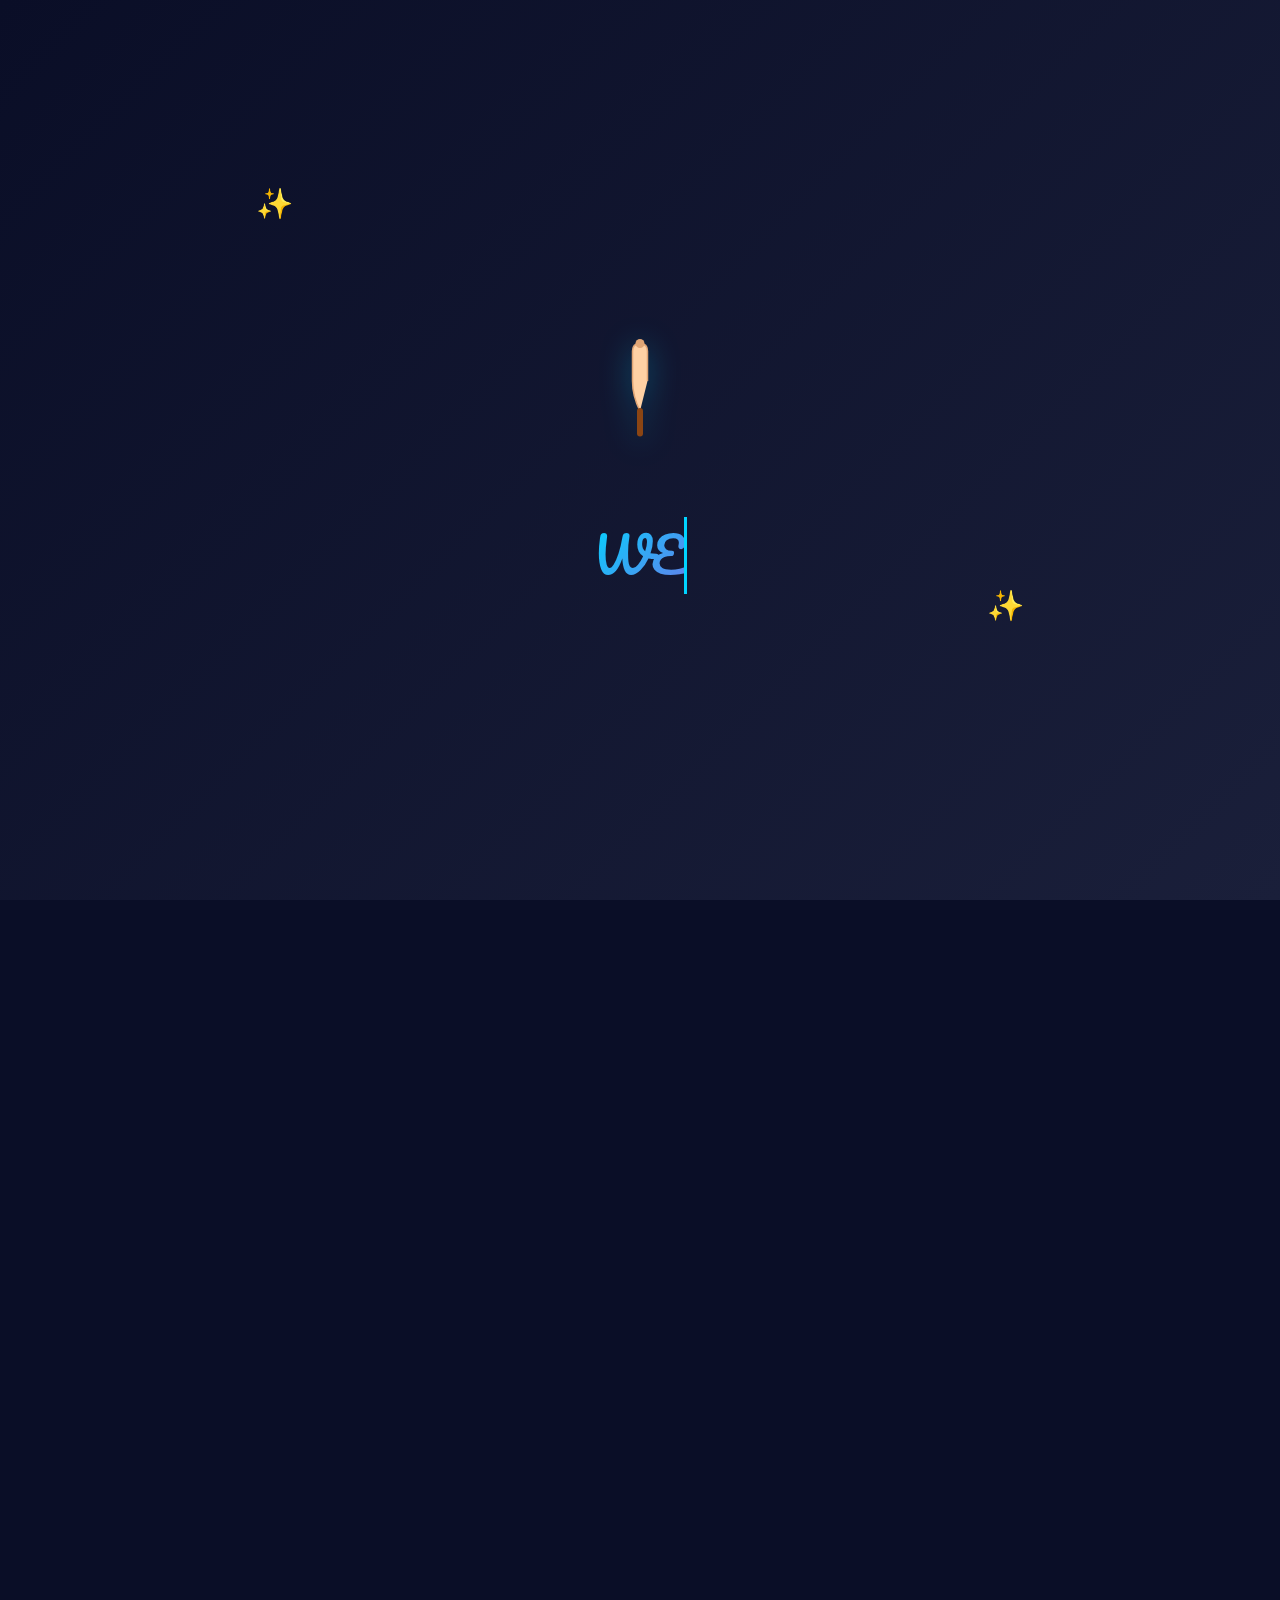
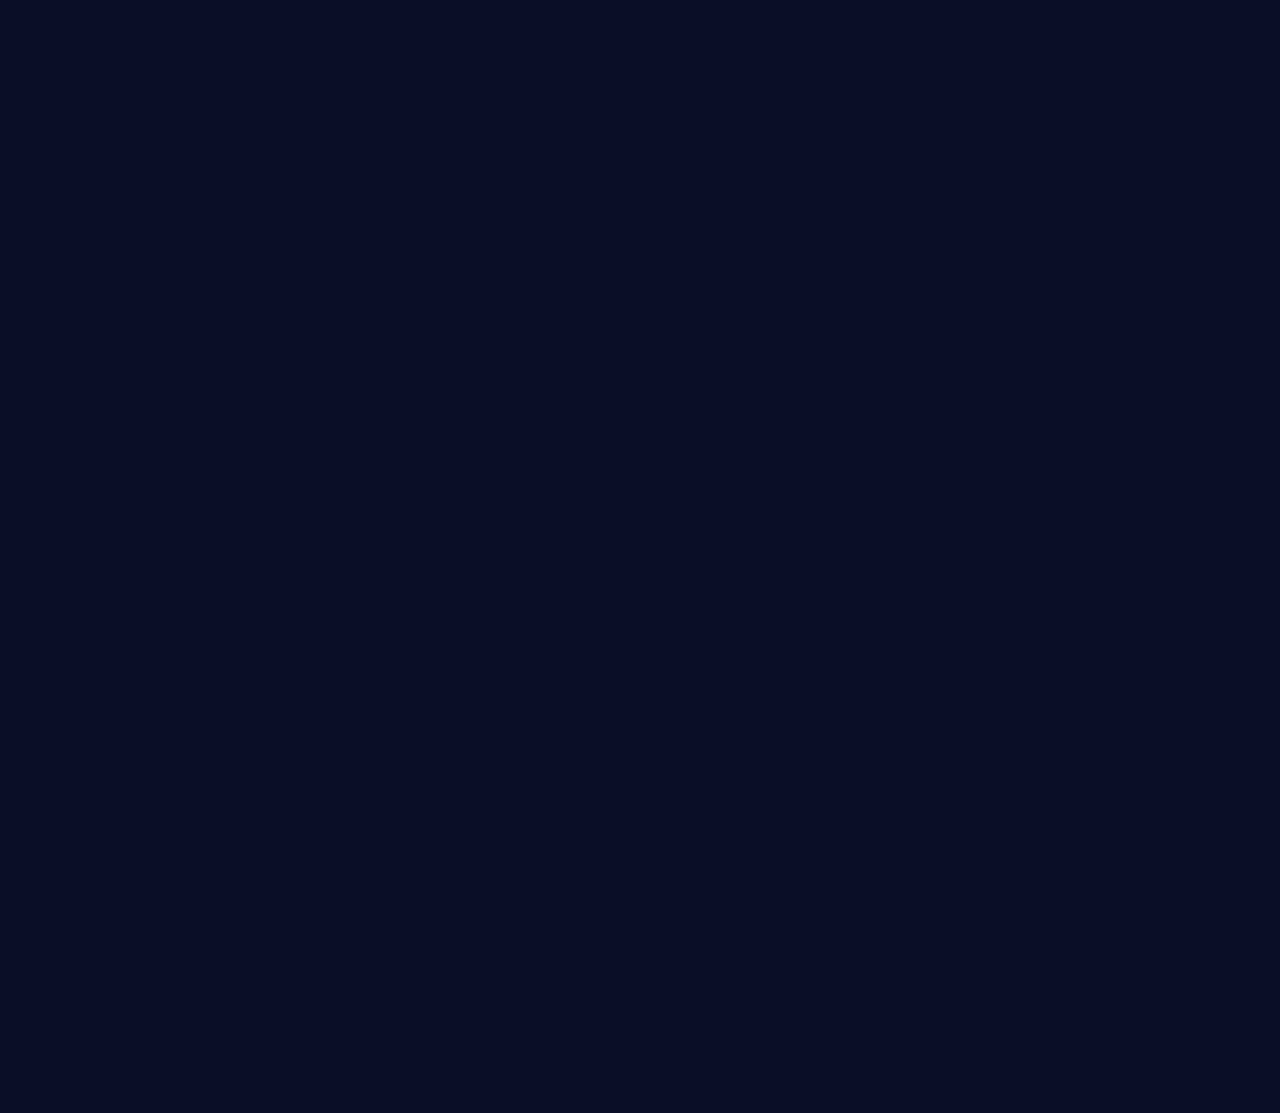
<file: index.html>
<!DOCTYPE html>
<html lang="en">
<head>
    <meta charset="UTF-8">
    <meta name="viewport" content="width=device-width, initial-scale=1.0">
    <title>Samuel Bizimana - AI Engineer & Data Scientist</title>
    <link rel="stylesheet" href="css/style.css">
    <link rel="stylesheet" href="css/animations.css">
    <link rel="stylesheet" href="css/responsive.css">
    <link href="https://fonts.googleapis.com/css2?family=Poppins:wght@300;400;500;600;700&display=swap" rel="stylesheet">
    <link href="https://fonts.googleapis.com/css2?family=Pacifico&display=swap" rel="stylesheet">
</head>
<body>
    <!-- Handwriting Intro Overlay -->
    <div class="handwriting-overlay" id="handwritingOverlay">
        <div class="handwriting-container">
            <svg class="hand-animation" viewBox="0 0 100 100" width="150" height="150">
                <g id="hand">
                    <path d="M50 70 Q45 60, 45 50 L45 30 Q45 25, 50 25 Q55 25, 55 30 L55 50" 
                          fill="#FFD1A4" stroke="#E0A575" stroke-width="1"/>
                    <circle cx="50" cy="25" r="3" fill="#E0A575"/>
                    <line x1="50" y1="70" x2="50" y2="85" stroke="#8B4513" stroke-width="4" stroke-linecap="round"/>
                </g>
            </svg>
            <div class="handwriting-text">
                <svg id="handwritingSvg" viewBox="0 0 800 200">
                    <path id="textPath" fill="none" stroke="url(#gradient)" stroke-width="3" stroke-linecap="round" stroke-linejoin="round"/>
                    <defs>
                        <linearGradient id="gradient" x1="0%" y1="0%" x2="100%" y2="0%">
                            <stop offset="0%" style="stop-color:#00d4ff;stop-opacity:1" />
                            <stop offset="100%" style="stop-color:#667eea;stop-opacity:1" />
                        </linearGradient>
                    </defs>
                </svg>
                <div class="typed-text" id="typedText"></div>
            </div>
        </div>
    </div>

    <!-- Background Particles -->
    <div class="particles" id="particles"></div>

    <!-- Main Grid Container -->
    <div class="grid-container" id="mainContent" style="opacity: 0;">
        <!-- Top Left - Welcome Message -->
        <div class="grid-item top-left">
            <div class="welcome-badge">👋 Welcome to my world!</div>
            <div class="ui-magic-badge">Build Amazing Visuals</div>
        </div>

        <!-- Top Center - Main Title -->
        <div class="grid-item top-center">
            <h1 class="main-title">
                <span class="title-line">Hello</span>
                <span class="title-line">I'm <span class="name-highlight">Samuel</span></span>
                <span class="title-line name-highlight">Bizimana</span>
            </h1>
            <p class="subtitle">AI Engineer | Data Scientist | Problem Solver</p>
            <p class="description">Passionate about leveraging AI 🔬 | ML enthusiast 🤖 | Crafting intelligent solutions and coding the future 💻✨</p>
            
            <div class="cta-buttons">
                <a href="#" class="btn-learn" onclick="scrollToGrid(event)">Learn More</a>
                <a href="#" class="btn-cv" onclick="requestCV(event)">Get CV</a>
            </div>
        </div>
        <div class="grid-item profile-section">
            <div class="profile-container">
                <img src="assets/images/profile.jpg" alt="Samuel Bizimana" class="profile-img" onerror="this.src='https://via.placeholder.com/300x300/667eea/ffffff?text=Samuel+Bizimana'">
                <div class="profile-glow"></div>
            </div>
        </div>

        <!-- Top Right - Code Snippet -->
        <div class="grid-item top-right">
            <div class="code-window">
                <div class="code-header">
                    <span class="dot red"></span>
                    <span class="dot yellow"></span>
                    <span class="dot green"></span>
                    <span class="filename">developer.js</span>
                </div>
                <div class="code-content">
                    <pre><code><span class="keyword">const</span> <span class="variable">profile</span> = {
  <span class="property">name</span>: <span class="string">'Samuel Bizimana'</span>,
  <span class="property">title</span>: <span class="string">'AI Engineer | Data Scientist'</span>,
  <span class="property">skills</span>: [
    <span class="string">'Python'</span>, <span class="string">'Machine Learning'</span>,
    <span class="string">'Power BI'</span>, <span class="string">'R'</span>, <span class="string">'C++'</span>
  ],
  <span class="property">passion</span>: <span class="string">'AI for Social Good'</span>,
  <span class="property">hireable</span>: <span class="keyword">true</span>,
  <span class="function">contact</span>: <span class="keyword">function</span>() {
    <span class="keyword">return</span> <span class="string">'kabashibizimana@gmail.com'</span>;
  }
};</code></pre>
                </div>
            </div>
        </div>

        <!-- Navigation Grid - Center Section -->
        <div class="navigation-grid">
            <div class="nav-card" onclick="navigateTo('skills.html')">
                <div class="nav-icon">💻</div>
                <h3>Skills</h3>
                <p>Explore my technical expertise</p>
            </div>

            <div class="nav-card" onclick="navigateTo('education.html')">
                <div class="nav-icon">🎓</div>
                <h3>Education</h3>
                <p>My academic journey</p>
            </div>

            <div class="nav-card" onclick="navigateTo('experience.html')">
                <div class="nav-icon">💼</div>
                <h3>Experience</h3>
                <p>Professional path</p>
            </div>

            <div class="nav-card" onclick="navigateTo('projects.html')">
                <div class="nav-icon">🚀</div>
                <h3>Projects</h3>
                <p>What I've built</p>
            </div>

            <div class="nav-card" onclick="navigateTo('contact.html')">
                <div class="nav-icon">📧</div>
                <h3>Contact</h3>
                <p>Let's connect</p>
            </div>
        </div>

        <!-- Bottom - Profile Image -->
        <div class="grid-item profile-section">
            <div class="profile-container">
                <img src="assets/images/profile.jpg" alt="Samuel Bizimana" class="profile-img" onerror="this.src='https://via.placeholder.com/300x300/667eea/ffffff?text=Samuel+Bizimana'">
                <div class="profile-glow"></div>
            </div>
        </div>
    </div>

    <!-- Theme Toggle -->
    <div class="theme-toggle" onclick="toggleTheme()">
        <span id="theme-icon">🌓</span>
    </div>

    <!-- CV Request Modal -->
    <div class="cv-modal" id="cvModal">
        <div class="cv-modal-content">
            <span class="close-modal" onclick="closeCVModal()">&times;</span>
            <h3>📄 Request CV Access</h3>
            <p>Please request access to view my CV. I'll grant access within 24 hours!</p>
            <div class="modal-buttons">
                <a href="https://drive.google.com/file/d/1qPh7_O-ZteP2InQcDGhweVRwmvFtn_89/view?usp=sharing" target="_blank" class="btn-google-drive" onclick="trackCVRequest()">
                    <svg width="24" height="24" viewBox="0 0 24 24" fill="currentColor">
                        <path d="M12.01 1.5c-5.522 0-10 4.478-10 10s4.478 10 10 10 10-4.478 10-10-4.478-10-10-10zm0 18c-4.411 0-8-3.589-8-8s3.589-8 8-8 8 3.589 8 8-3.589 8-8 8zm-1-13h2v6h-2v-6zm0 8h2v2h-2v-2z"/>
                    </svg>
                    Request Access on Google Drive
                </a>
                <button class="btn-close" onclick="closeCVModal()">Cancel</button>
            </div>
            <p class="info-text">💡 <strong>How it works:</strong> Click the button above, then click "Request access" on Google Drive. You'll receive an email once I approve your request.</p>
        </div>
    </div>

    <script src="js/handwriting.js"></script>
    <script src="js/main.js"></script>
    <script src="js/navigation.js"></script>
    <script src="js/animations.js"></script>
</body>
</html>
</file>
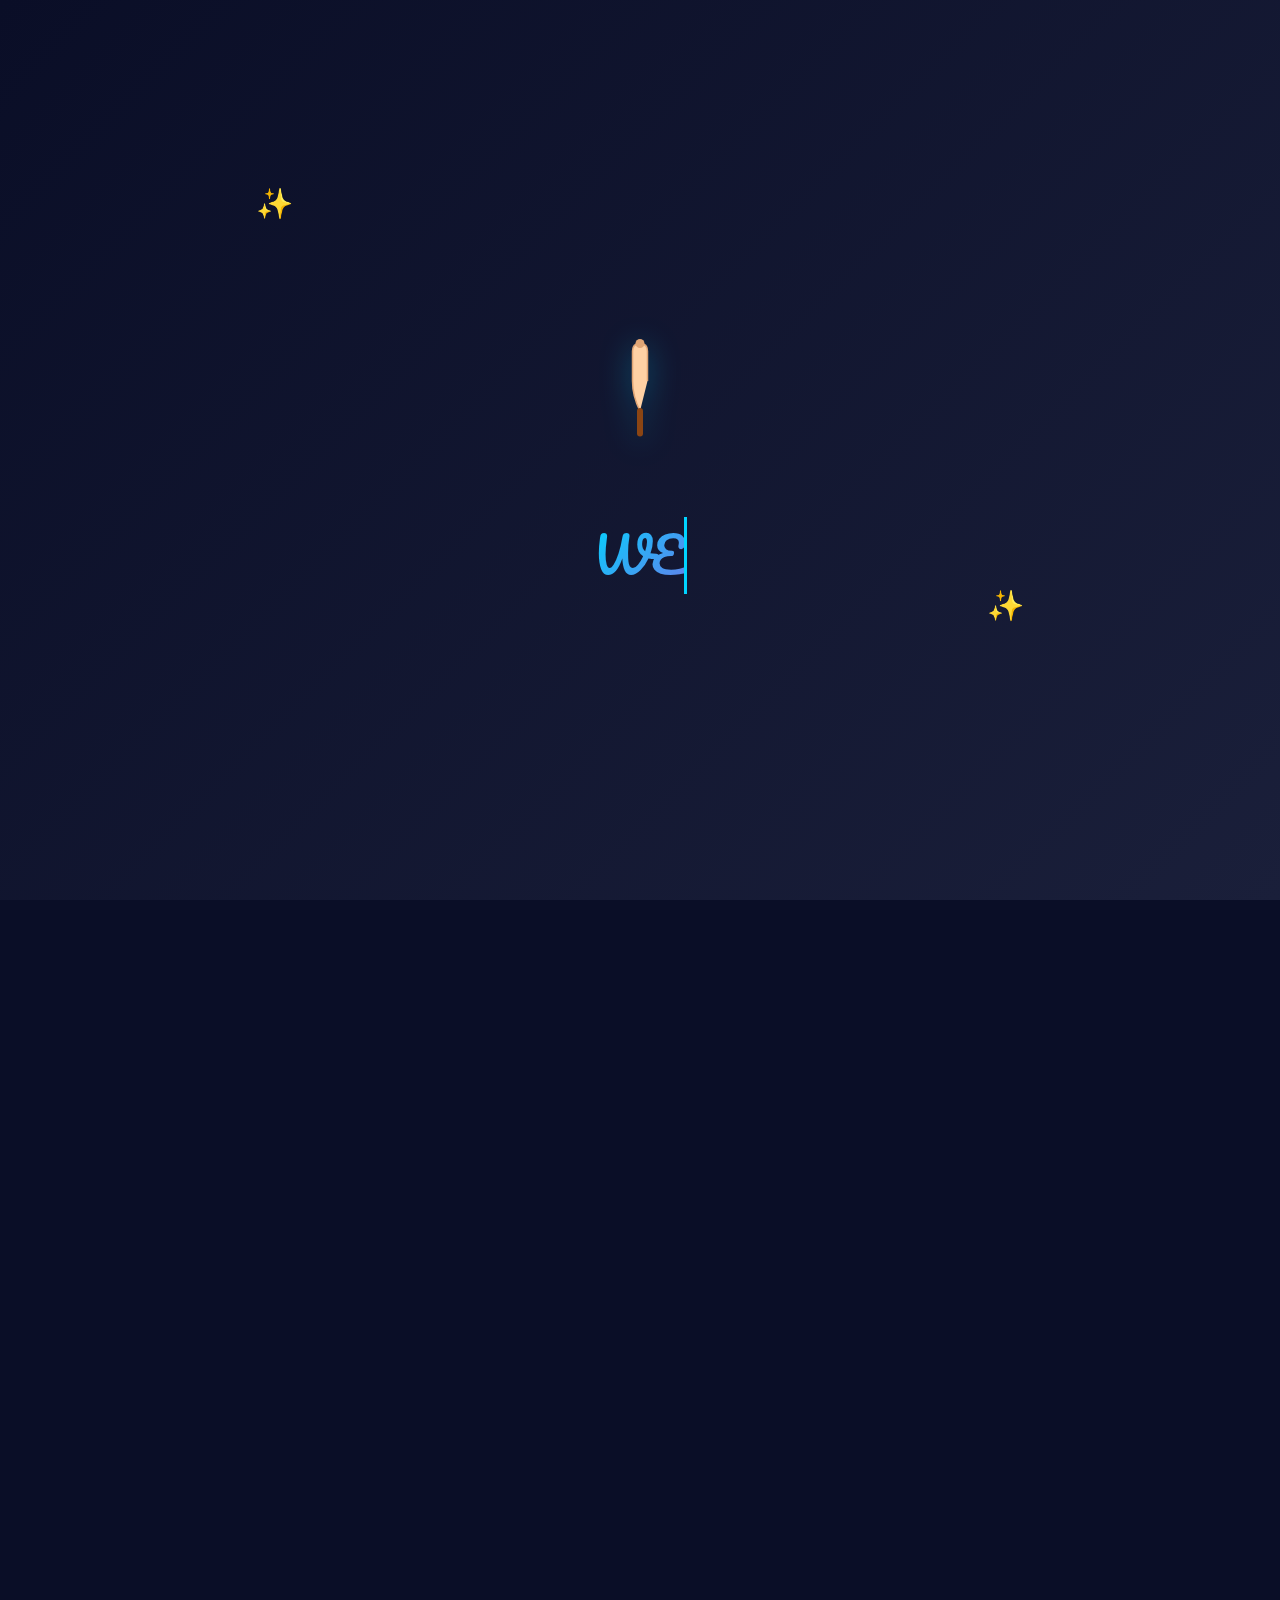
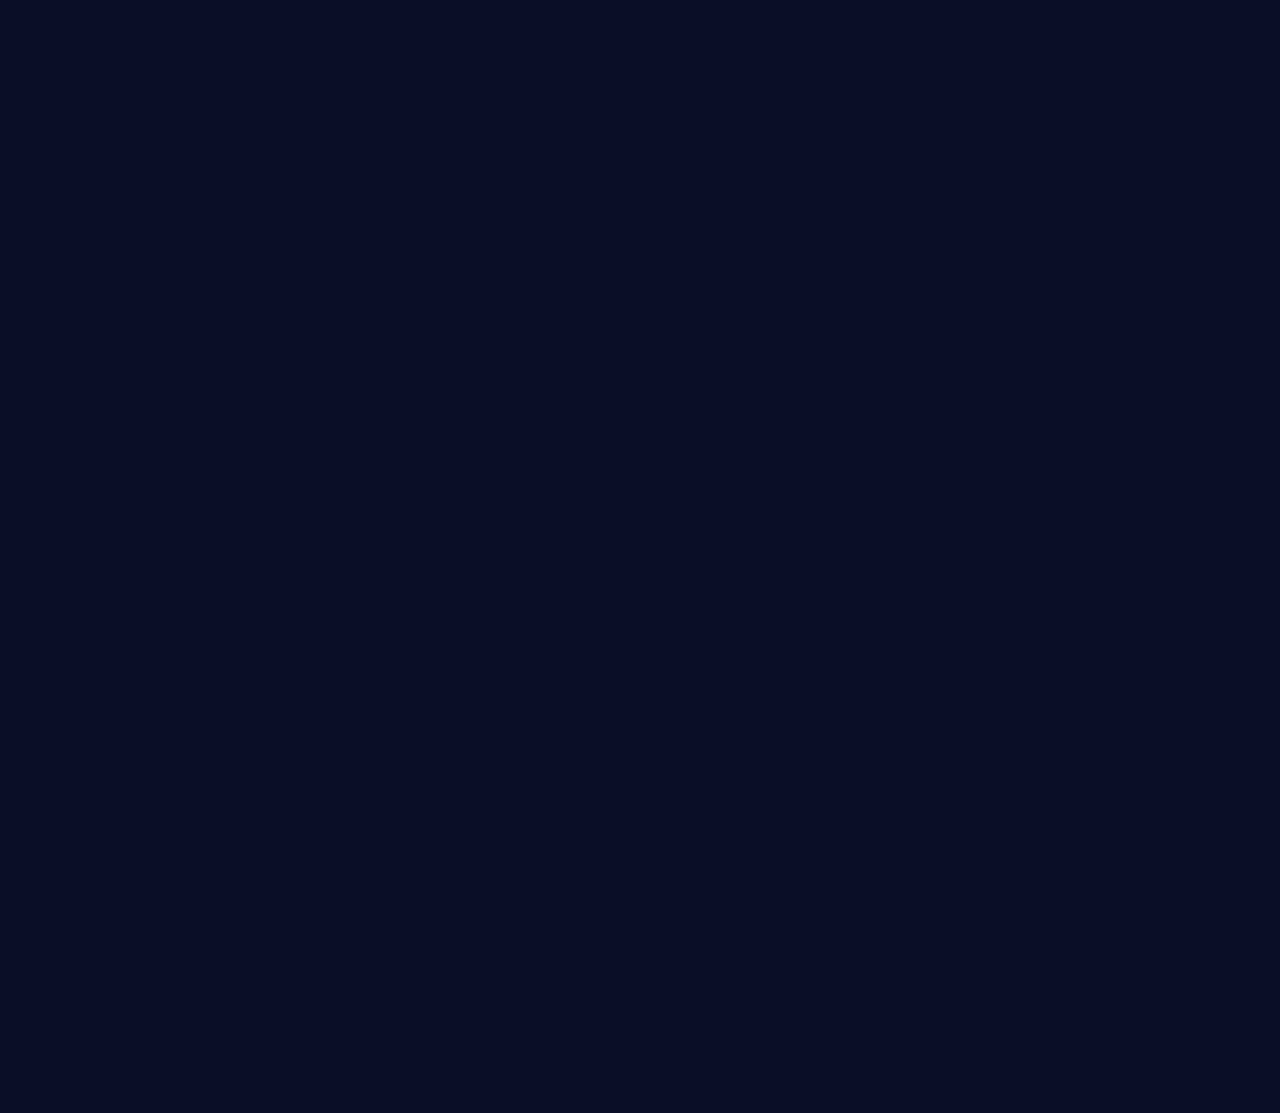
<file: samuel-portfolio/index.html>
<!DOCTYPE html>
<html lang="en">
<head>
    <meta charset="UTF-8">
    <meta name="viewport" content="width=device-width, initial-scale=1.0">
    <title>Samuel Bizimana - AI Engineer & Data Scientist</title>
    <link rel="stylesheet" href="css/style.css">
    <link rel="stylesheet" href="css/animations.css">
    <link rel="stylesheet" href="css/responsive.css">
    <link href="https://fonts.googleapis.com/css2?family=Poppins:wght@300;400;500;600;700&display=swap" rel="stylesheet">
    <link href="https://fonts.googleapis.com/css2?family=Pacifico&display=swap" rel="stylesheet">
</head>
<body>
    <!-- Handwriting Intro Overlay -->
    <div class="handwriting-overlay" id="handwritingOverlay">
        <div class="handwriting-container">
            <svg class="hand-animation" viewBox="0 0 100 100" width="150" height="150">
                <g id="hand">
                    <path d="M50 70 Q45 60, 45 50 L45 30 Q45 25, 50 25 Q55 25, 55 30 L55 50" 
                          fill="#FFD1A4" stroke="#E0A575" stroke-width="1"/>
                    <circle cx="50" cy="25" r="3" fill="#E0A575"/>
                    <line x1="50" y1="70" x2="50" y2="85" stroke="#8B4513" stroke-width="4" stroke-linecap="round"/>
                </g>
            </svg>
            <div class="handwriting-text">
                <svg id="handwritingSvg" viewBox="0 0 800 200">
                    <path id="textPath" fill="none" stroke="url(#gradient)" stroke-width="3" stroke-linecap="round" stroke-linejoin="round"/>
                    <defs>
                        <linearGradient id="gradient" x1="0%" y1="0%" x2="100%" y2="0%">
                            <stop offset="0%" style="stop-color:#00d4ff;stop-opacity:1" />
                            <stop offset="100%" style="stop-color:#667eea;stop-opacity:1" />
                        </linearGradient>
                    </defs>
                </svg>
                <div class="typed-text" id="typedText"></div>
            </div>
        </div>
    </div>

    <!-- Background Particles -->
    <div class="particles" id="particles"></div>

    <!-- Main Grid Container -->
    <div class="grid-container" id="mainContent" style="opacity: 0;">
        <!-- Top Left - Welcome Message -->
        <div class="grid-item top-left">
            <div class="welcome-badge">👋 Welcome to my world!</div>
            <div class="ui-magic-badge">Build Amazing Visuals</div>
        </div>

        <!-- Top Center - Main Title -->
        <div class="grid-item top-center">
            <h1 class="main-title">
                <span class="title-line">Hello</span>
                <span class="title-line">I'm <span class="name-highlight">Samuel</span></span>
                <span class="title-line name-highlight">Bizimana</span>
            </h1>
            <p class="subtitle">AI Engineer | Data Scientist | Problem Solver</p>
            <p class="description">Passionate about leveraging AI 🔬 | ML enthusiast 🤖 | Crafting intelligent solutions and coding the future 💻✨</p>
            
            <div class="cta-buttons">
                <a href="#" class="btn-learn" onclick="scrollToGrid(event)">Learn More</a>
                <a href="#" class="btn-cv" onclick="requestCV(event)">Get CV</a>
            </div>
        </div>
        <div class="grid-item profile-section">
            <div class="profile-container">
                <img src="assets/images/profile.jpg" alt="Samuel Bizimana" class="profile-img" onerror="this.src='https://via.placeholder.com/300x300/667eea/ffffff?text=Samuel+Bizimana'">
                <div class="profile-glow"></div>
            </div>
        </div>

        <!-- Top Right - Code Snippet -->
        <div class="grid-item top-right">
            <div class="code-window">
                <div class="code-header">
                    <span class="dot red"></span>
                    <span class="dot yellow"></span>
                    <span class="dot green"></span>
                    <span class="filename">developer.js</span>
                </div>
                <div class="code-content">
                    <pre><code><span class="keyword">const</span> <span class="variable">profile</span> = {
  <span class="property">name</span>: <span class="string">'Samuel Bizimana'</span>,
  <span class="property">title</span>: <span class="string">'AI Engineer | Data Scientist'</span>,
  <span class="property">skills</span>: [
    <span class="string">'Python'</span>, <span class="string">'Machine Learning'</span>,
    <span class="string">'Power BI'</span>, <span class="string">'R'</span>, <span class="string">'C++'</span>
  ],
  <span class="property">passion</span>: <span class="string">'AI for Social Good'</span>,
  <span class="property">hireable</span>: <span class="keyword">true</span>,
  <span class="function">contact</span>: <span class="keyword">function</span>() {
    <span class="keyword">return</span> <span class="string">'kabashibizimana@gmail.com'</span>;
  }
};</code></pre>
                </div>
            </div>
        </div>

        <!-- Navigation Grid - Center Section -->
        <div class="navigation-grid">
            <div class="nav-card" onclick="navigateTo('skills.html')">
                <div class="nav-icon">💻</div>
                <h3>Skills</h3>
                <p>Explore my technical expertise</p>
            </div>

            <div class="nav-card" onclick="navigateTo('education.html')">
                <div class="nav-icon">🎓</div>
                <h3>Education</h3>
                <p>My academic journey</p>
            </div>

            <div class="nav-card" onclick="navigateTo('experience.html')">
                <div class="nav-icon">💼</div>
                <h3>Experience</h3>
                <p>Professional path</p>
            </div>

            <div class="nav-card" onclick="navigateTo('projects.html')">
                <div class="nav-icon">🚀</div>
                <h3>Projects</h3>
                <p>What I've built</p>
            </div>

            <div class="nav-card" onclick="navigateTo('contact.html')">
                <div class="nav-icon">📧</div>
                <h3>Contact</h3>
                <p>Let's connect</p>
            </div>
        </div>

        <!-- Bottom - Profile Image -->
        <div class="grid-item profile-section">
            <div class="profile-container">
                <img src="assets/images/profile.jpg" alt="Samuel Bizimana" class="profile-img" onerror="this.src='https://via.placeholder.com/300x300/667eea/ffffff?text=Samuel+Bizimana'">
                <div class="profile-glow"></div>
            </div>
        </div>
    </div>

    <!-- Theme Toggle -->
    <div class="theme-toggle" onclick="toggleTheme()">
        <span id="theme-icon">🌓</span>
    </div>

    <!-- CV Request Modal -->
    <div class="cv-modal" id="cvModal">
        <div class="cv-modal-content">
            <span class="close-modal" onclick="closeCVModal()">&times;</span>
            <h3>📄 Request CV Access</h3>
            <p>Please request access to view my CV. I'll grant access within 24 hours!</p>
            <div class="modal-buttons">
                <a href="https://drive.google.com/file/d/1qPh7_O-ZteP2InQcDGhweVRwmvFtn_89/view?usp=sharing" target="_blank" class="btn-google-drive" onclick="trackCVRequest()">
                    <svg width="24" height="24" viewBox="0 0 24 24" fill="currentColor">
                        <path d="M12.01 1.5c-5.522 0-10 4.478-10 10s4.478 10 10 10 10-4.478 10-10-4.478-10-10-10zm0 18c-4.411 0-8-3.589-8-8s3.589-8 8-8 8 3.589 8 8-3.589 8-8 8zm-1-13h2v6h-2v-6zm0 8h2v2h-2v-2z"/>
                    </svg>
                    Request Access on Google Drive
                </a>
                <button class="btn-close" onclick="closeCVModal()">Cancel</button>
            </div>
            <p class="info-text">💡 <strong>How it works:</strong> Click the button above, then click "Request access" on Google Drive. You'll receive an email once I approve your request.</p>
        </div>
    </div>

    <script src="js/handwriting.js"></script>
    <script src="js/main.js"></script>
    <script src="js/navigation.js"></script>
    <script src="js/animations.js"></script>
</body>
</html>
</file>
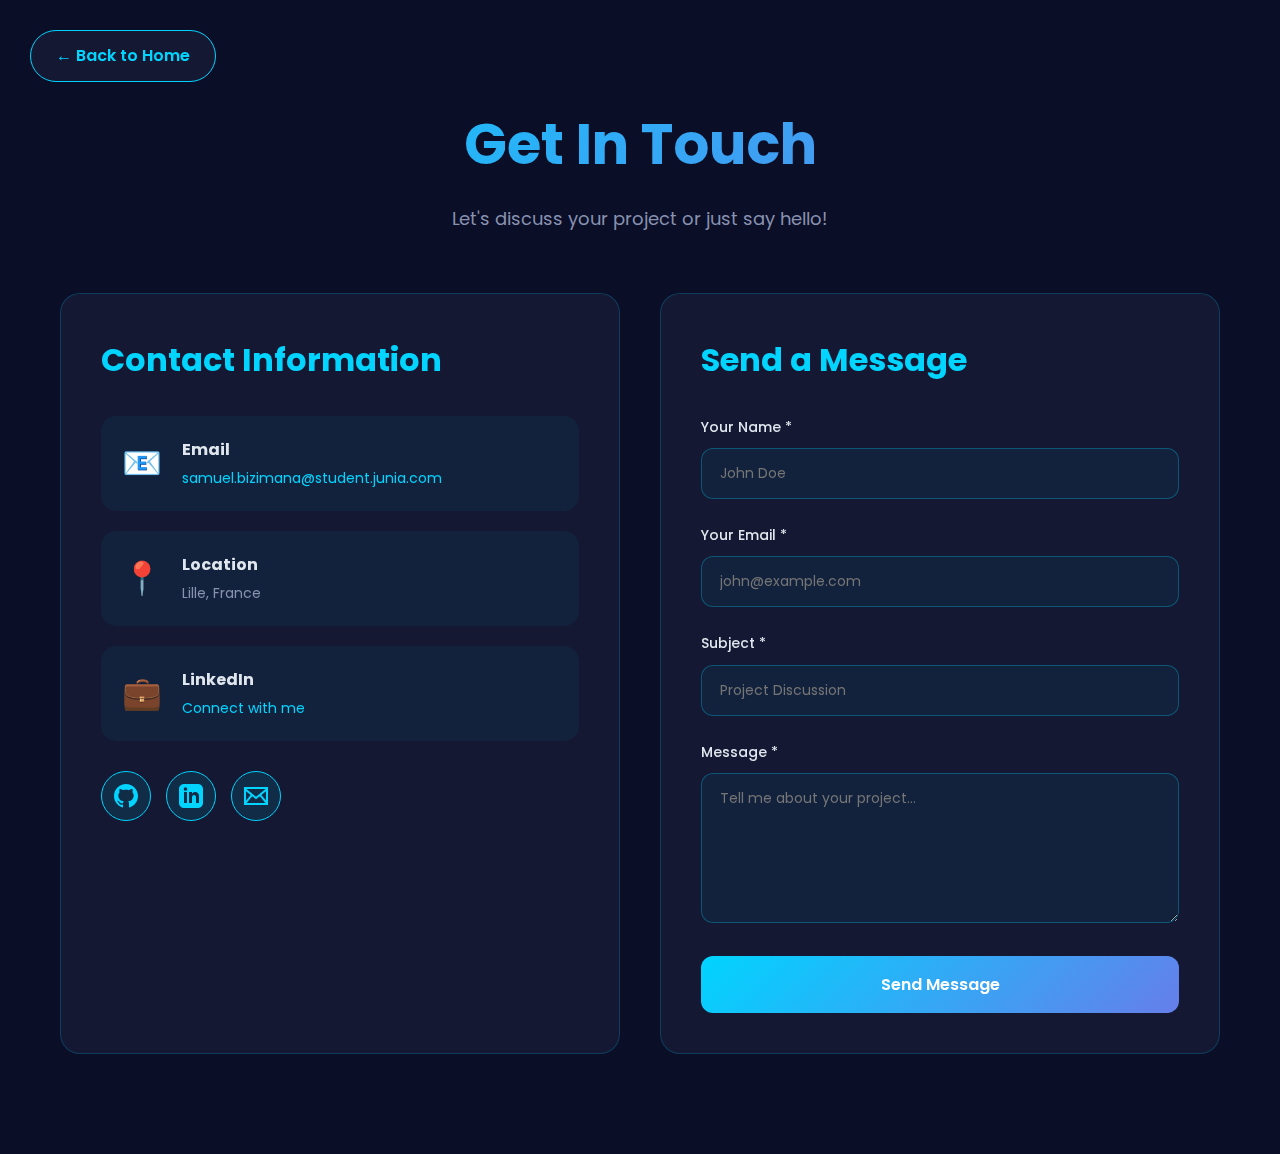
<file: contact.html>
<!DOCTYPE html>
<html lang="en">
<head>
    <meta charset="UTF-8">
    <meta name="viewport" content="width=device-width, initial-scale=1.0">
    <title>Contact - Samuel Bizimana</title>
    <link rel="stylesheet" href="css/style.css">
    <link rel="stylesheet" href="css/animations.css">
    <link rel="stylesheet" href="css/responsive.css">
    <link href="https://fonts.googleapis.com/css2?family=Poppins:wght@300;400;500;600;700&display=swap" rel="stylesheet">
    <style>
        .contact-page {
            min-height: 100vh;
            padding: 40px 20px;
            max-width: 1200px;
            margin: 0 auto;
        }

        .page-header {
            text-align: center;
            margin-bottom: 60px;
            padding-top: 60px;
        }

        .page-header h1 {
            font-size: 56px;
            background: linear-gradient(135deg, #00d4ff, #667eea);
            -webkit-background-clip: text;
            -webkit-text-fill-color: transparent;
            margin-bottom: 15px;
        }

        .page-header p {
            color: var(--text-dim);
            font-size: 18px;
        }

        .back-button {
            position: fixed;
            top: 30px;
            left: 30px;
            background: var(--card-bg);
            border: 1px solid var(--accent);
            padding: 12px 25px;
            border-radius: 50px;
            color: var(--accent);
            text-decoration: none;
            font-weight: 600;
            transition: all 0.3s ease;
            z-index: 1000;
        }

        .back-button:hover {
            background: var(--accent);
            color: var(--bg);
            transform: translateX(-5px);
        }

        .contact-container {
            display: grid;
            grid-template-columns: 1fr 1fr;
            gap: 40px;
            margin-bottom: 60px;
        }

        .contact-info-section {
            background: var(--card-bg);
            backdrop-filter: blur(10px);
            padding: 40px;
            border-radius: 20px;
            border: 1px solid rgba(0, 212, 255, 0.2);
        }

        .contact-info-section h2 {
            font-size: 32px;
            color: var(--accent);
            margin-bottom: 30px;
        }

        .contact-item {
            display: flex;
            align-items: flex-start;
            gap: 20px;
            padding: 20px;
            background: rgba(0, 212, 255, 0.05);
            border-radius: 15px;
            margin-bottom: 20px;
            transition: all 0.3s ease;
            border: 1px solid transparent;
        }

        .contact-item:hover {
            transform: translateX(10px);
            background: rgba(0, 212, 255, 0.1);
            border-color: var(--accent);
        }

        .contact-icon {
            font-size: 32px;
            flex-shrink: 0;
        }

        .contact-details h4 {
            color: var(--text);
            margin-bottom: 5px;
            font-size: 16px;
        }

        .contact-details p {
            color: var(--text-dim);
            font-size: 14px;
            line-height: 1.6;
        }

        .contact-details a {
            color: var(--accent);
            text-decoration: none;
            transition: all 0.3s ease;
        }

        .contact-details a:hover {
            color: var(--accent-secondary);
            text-decoration: underline;
        }

        .contact-form-section {
            background: var(--card-bg);
            backdrop-filter: blur(10px);
            padding: 40px;
            border-radius: 20px;
            border: 1px solid rgba(0, 212, 255, 0.2);
        }

        .contact-form-section h2 {
            font-size: 32px;
            color: var(--accent);
            margin-bottom: 30px;
        }

        .form-group {
            margin-bottom: 25px;
        }

        .form-group label {
            display: block;
            margin-bottom: 10px;
            color: var(--text);
            font-weight: 500;
            font-size: 14px;
        }

        .form-group input,
        .form-group textarea {
            width: 100%;
            background: rgba(0, 212, 255, 0.05);
            border: 1px solid rgba(0, 212, 255, 0.3);
            padding: 14px 18px;
            border-radius: 12px;
            color: var(--text);
            font-family: 'Poppins', sans-serif;
            font-size: 14px;
            transition: all 0.3s ease;
        }

        .form-group input:focus,
        .form-group textarea:focus {
            outline: none;
            border-color: var(--accent);
            box-shadow: 0 0 20px rgba(0, 212, 255, 0.2);
            background: rgba(0, 212, 255, 0.08);
        }

        .form-group textarea {
            min-height: 150px;
            resize: vertical;
        }

        .submit-btn {
            width: 100%;
            background: linear-gradient(135deg, #00d4ff, #667eea);
            border: none;
            padding: 16px 30px;
            border-radius: 12px;
            color: white;
            font-weight: 600;
            font-size: 16px;
            cursor: pointer;
            transition: all 0.3s ease;
            font-family: 'Poppins', sans-serif;
        }

        .submit-btn:hover {
            transform: translateY(-3px);
            box-shadow: 0 10px 30px rgba(0, 212, 255, 0.4);
        }

        .social-links {
            display: flex;
            gap: 15px;
            margin-top: 30px;
        }

        .social-link {
            width: 50px;
            height: 50px;
            display: flex;
            align-items: center;
            justify-content: center;
            background: rgba(0, 212, 255, 0.1);
            border: 1px solid var(--accent);
            border-radius: 50%;
            color: var(--accent);
            text-decoration: none;
            font-size: 20px;
            transition: all 0.3s ease;
        }

        .social-link:hover {
            background: var(--accent);
            color: var(--bg);
            transform: translateY(-5px);
        }

        @media (max-width: 768px) {
            .contact-container {
                grid-template-columns: 1fr;
            }

            .page-header h1 {
                font-size: 36px;
            }

            .back-button {
                top: 15px;
                left: 15px;
                padding: 10px 20px;
            }
        }
    </style>
</head>
<body>
    <a href="index.html" class="back-button">← Back to Home</a>

    <div class="contact-page">
        <div class="page-header">
            <h1>Get In Touch</h1>
            <p>Let's discuss your project or just say hello!</p>
        </div>

        <div class="contact-container">
            <!-- Contact Information -->
            <div class="contact-info-section">
                <h2>Contact Information</h2>
                
                <div class="contact-item">
                    <div class="contact-icon">📧</div>
                    <div class="contact-details">
                        <h4>Email</h4>
                        <p><a href="mailto:samuel.bizimana@student.junia.com">samuel.bizimana@student.junia.com</a></p>
                    </div>
                </div>

                <div class="contact-item">
                    <div class="contact-icon">📍</div>
                    <div class="contact-details">
                        <h4>Location</h4>
                        <p>Lille, France</p>
                    </div>
                </div>

                <div class="contact-item">
                    <div class="contact-icon">💼</div>
                    <div class="contact-details">
                        <h4>LinkedIn</h4>
                        <p><a href="https://www.linkedin.com/in/samuel-bizimana-b3bb60339" target="_blank">Connect with me</a></p>
                    </div>
                </div>

                <div class="social-links">
                    <a href="https://github.com/samuel-bizimana" class="social-link" target="_blank" title="GitHub">
                        <svg width="24" height="24" fill="currentColor" viewBox="0 0 24 24">
                            <path d="M12 0c-6.626 0-12 5.373-12 12 0 5.302 3.438 9.8 8.207 11.387.599.111.793-.261.793-.577v-2.234c-3.338.726-4.033-1.416-4.033-1.416-.546-1.387-1.333-1.756-1.333-1.756-1.089-.745.083-.729.083-.729 1.205.084 1.839 1.237 1.839 1.237 1.07 1.834 2.807 1.304 3.492.997.107-.775.418-1.305.762-1.604-2.665-.305-5.467-1.334-5.467-5.931 0-1.311.469-2.381 1.236-3.221-.124-.303-.535-1.524.117-3.176 0 0 1.008-.322 3.301 1.23.957-.266 1.983-.399 3.003-.404 1.02.005 2.047.138 3.006.404 2.291-1.552 3.297-1.23 3.297-1.23.653 1.653.242 2.874.118 3.176.77.84 1.235 1.911 1.235 3.221 0 4.609-2.807 5.624-5.479 5.921.43.372.823 1.102.823 2.222v3.293c0 .319.192.694.801.576 4.765-1.589 8.199-6.086 8.199-11.386 0-6.627-5.373-12-12-12z"/>
                        </svg>
                    </a>
                    <a href="https://www.linkedin.com/in/samuel-bizimana-b3bb60339" class="social-link" target="_blank" title="LinkedIn">
                        <svg width="24" height="24" fill="currentColor" viewBox="0 0 24 24">
                            <path d="M19 0h-14c-2.761 0-5 2.239-5 5v14c0 2.761 2.239 5 5 5h14c2.762 0 5-2.239 5-5v-14c0-2.761-2.238-5-5-5zm-11 19h-3v-11h3v11zm-1.5-12.268c-.966 0-1.75-.79-1.75-1.764s.784-1.764 1.75-1.764 1.75.79 1.75 1.764-.783 1.764-1.75 1.764zm13.5 12.268h-3v-5.604c0-3.368-4-3.113-4 0v5.604h-3v-11h3v1.765c1.396-2.586 7-2.777 7 2.476v6.759z"/>
                        </svg>
                    </a>
                    <a href="mailto:bizimanasamuel39@gmail.com" class="social-link" title="Email">
                        <svg width="24" height="24" fill="currentColor" viewBox="0 0 24 24">
                            <path d="M0 3v18h24v-18h-24zm6.623 7.929l-4.623 5.712v-9.458l4.623 3.746zm-4.141-5.929h19.035l-9.517 7.713-9.518-7.713zm5.694 7.188l3.824 3.099 3.83-3.104 5.612 6.817h-18.779l5.513-6.812zm9.208-1.264l4.616-3.741v9.348l-4.616-5.607z"/>
                        </svg>
                    </a>
                </div>
            </div>

            <!-- Contact Form -->
            <div class="contact-form-section">
                <h2>Send a Message</h2>
                <form id="contactForm">
                    <div class="form-group">
                        <label for="name">Your Name *</label>
                        <input type="text" id="name" name="name" required placeholder="John Doe">
                    </div>

                    <div class="form-group">
                        <label for="email">Your Email *</label>
                        <input type="email" id="email" name="email" required placeholder="john@example.com">
                    </div>

                    <div class="form-group">
                        <label for="subject">Subject *</label>
                        <input type="text" id="subject" name="subject" required placeholder="Project Discussion">
                    </div>

                    <div class="form-group">
                        <label for="message">Message *</label>
                        <textarea id="message" name="message" required placeholder="Tell me about your project..."></textarea>
                    </div>

                    <button type="submit" class="submit-btn">Send Message</button>
                </form>
            </div>
        </div>
    </div>

    <script>
        // Form submission handler
        document.getElementById('contactForm').addEventListener('submit', function(e) {
            e.preventDefault();
            
            const name = document.getElementById('name').value;
            const email = document.getElementById('email').value;
            const subject = document.getElementById('subject').value;
            const message = document.getElementById('message').value;
            
            // You can integrate with a backend service or email API here
            // For now, we'll show a success message
            alert(`Thank you ${name}! Your message has been received. I'll get back to you soon at ${email}.`);
            
            // Reset form
            this.reset();
        });

        // Add animation on scroll
        const observerOptions = {
            threshold: 0.1,
            rootMargin: '0px 0px -50px 0px'
        };

        const observer = new IntersectionObserver(function(entries) {
            entries.forEach(entry => {
                if (entry.isIntersecting) {
                    entry.target.style.opacity = '1';
                    entry.target.style.transform = 'translateY(0)';
                }
            });
        }, observerOptions);

        document.querySelectorAll('.contact-item, .form-group').forEach(el => {
            el.style.opacity = '0';
            el.style.transform = 'translateY(20px)';
            el.style.transition = 'all 0.6s ease';
            observer.observe(el);
        });
    </script>
</body>
</html>
</file>
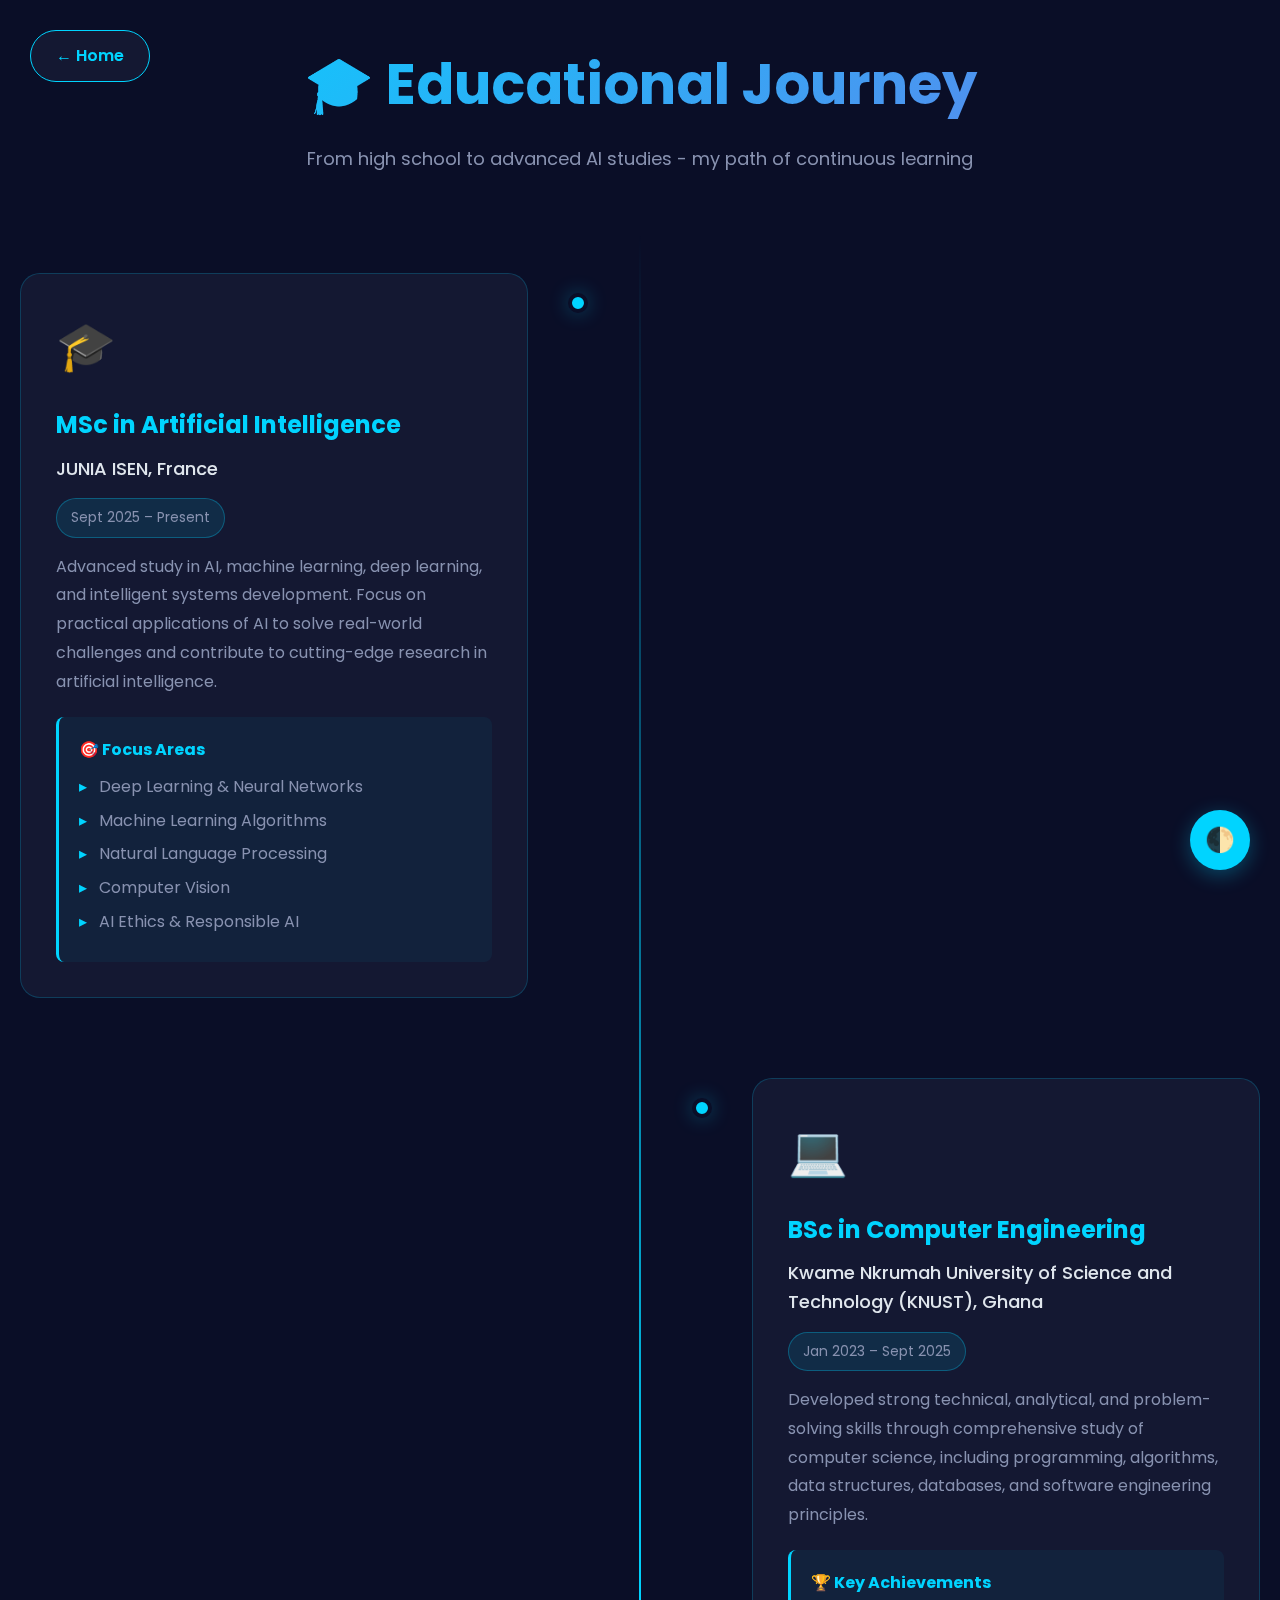
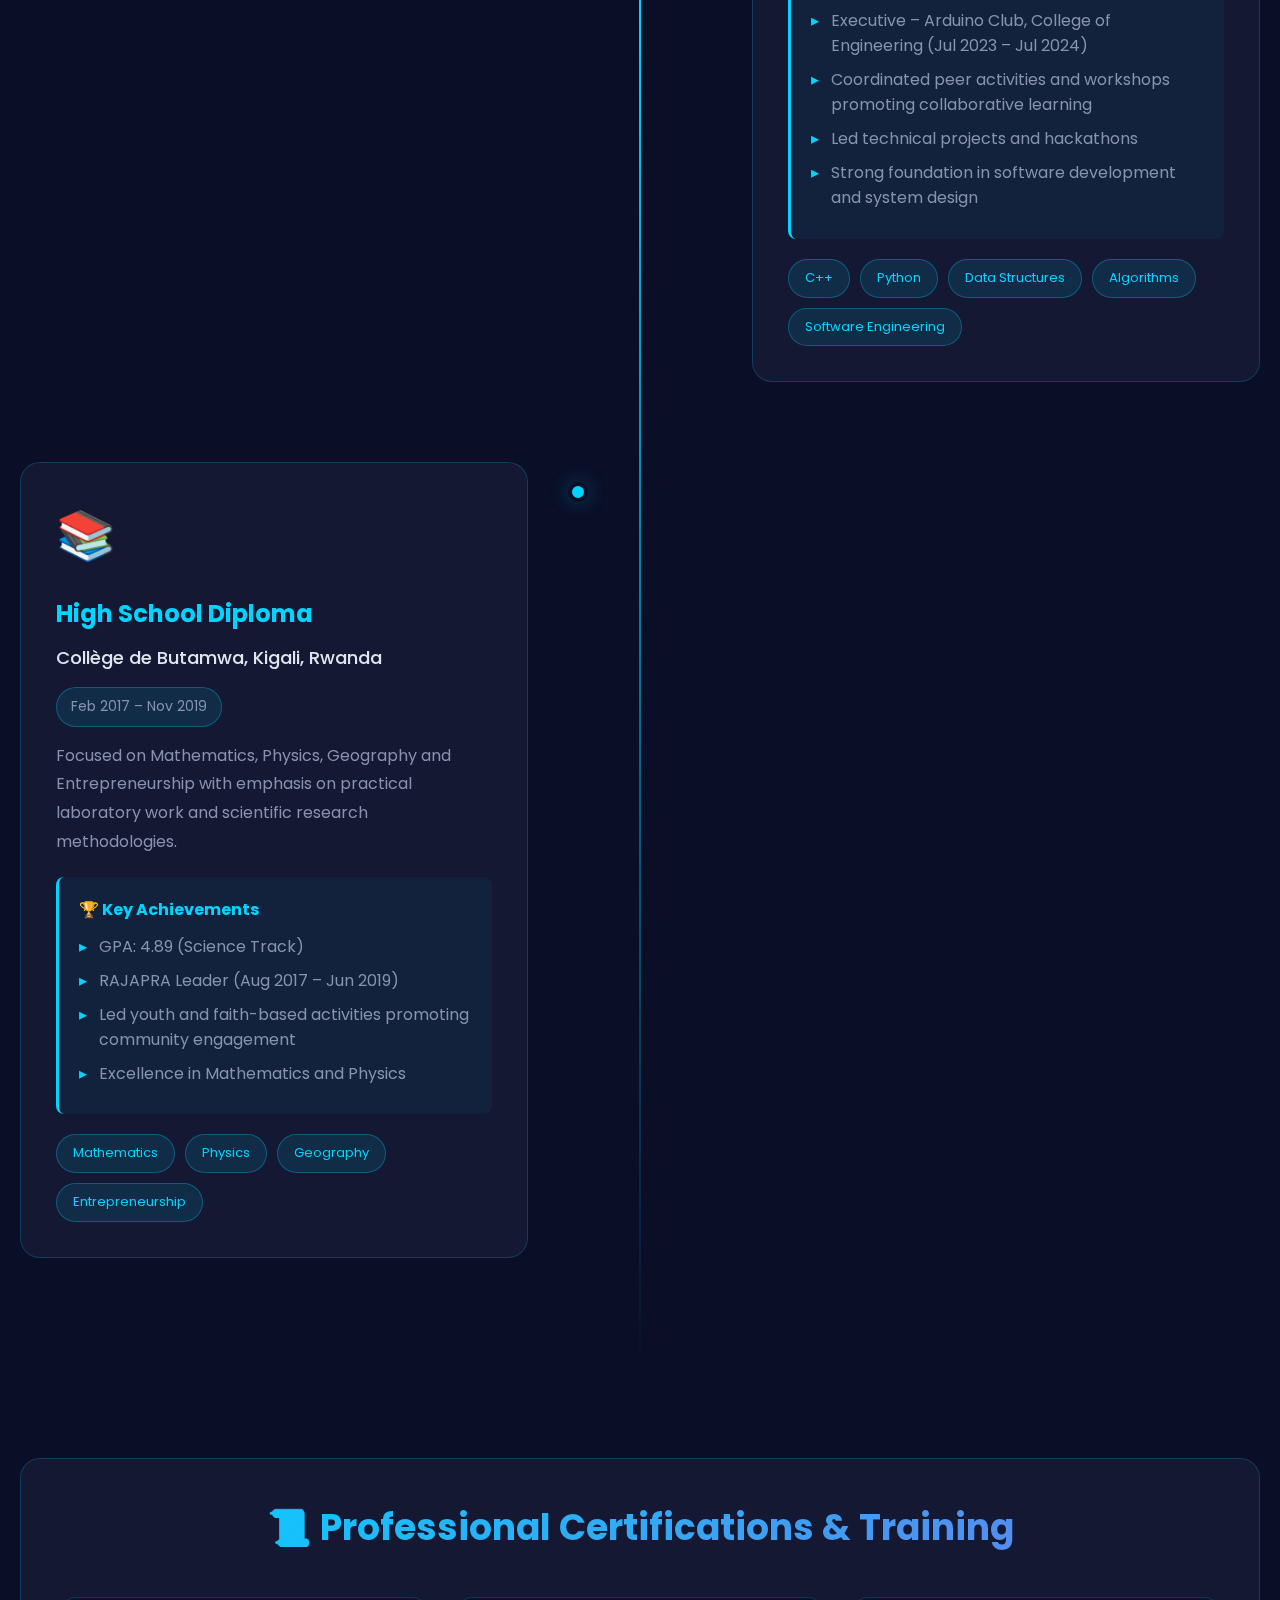
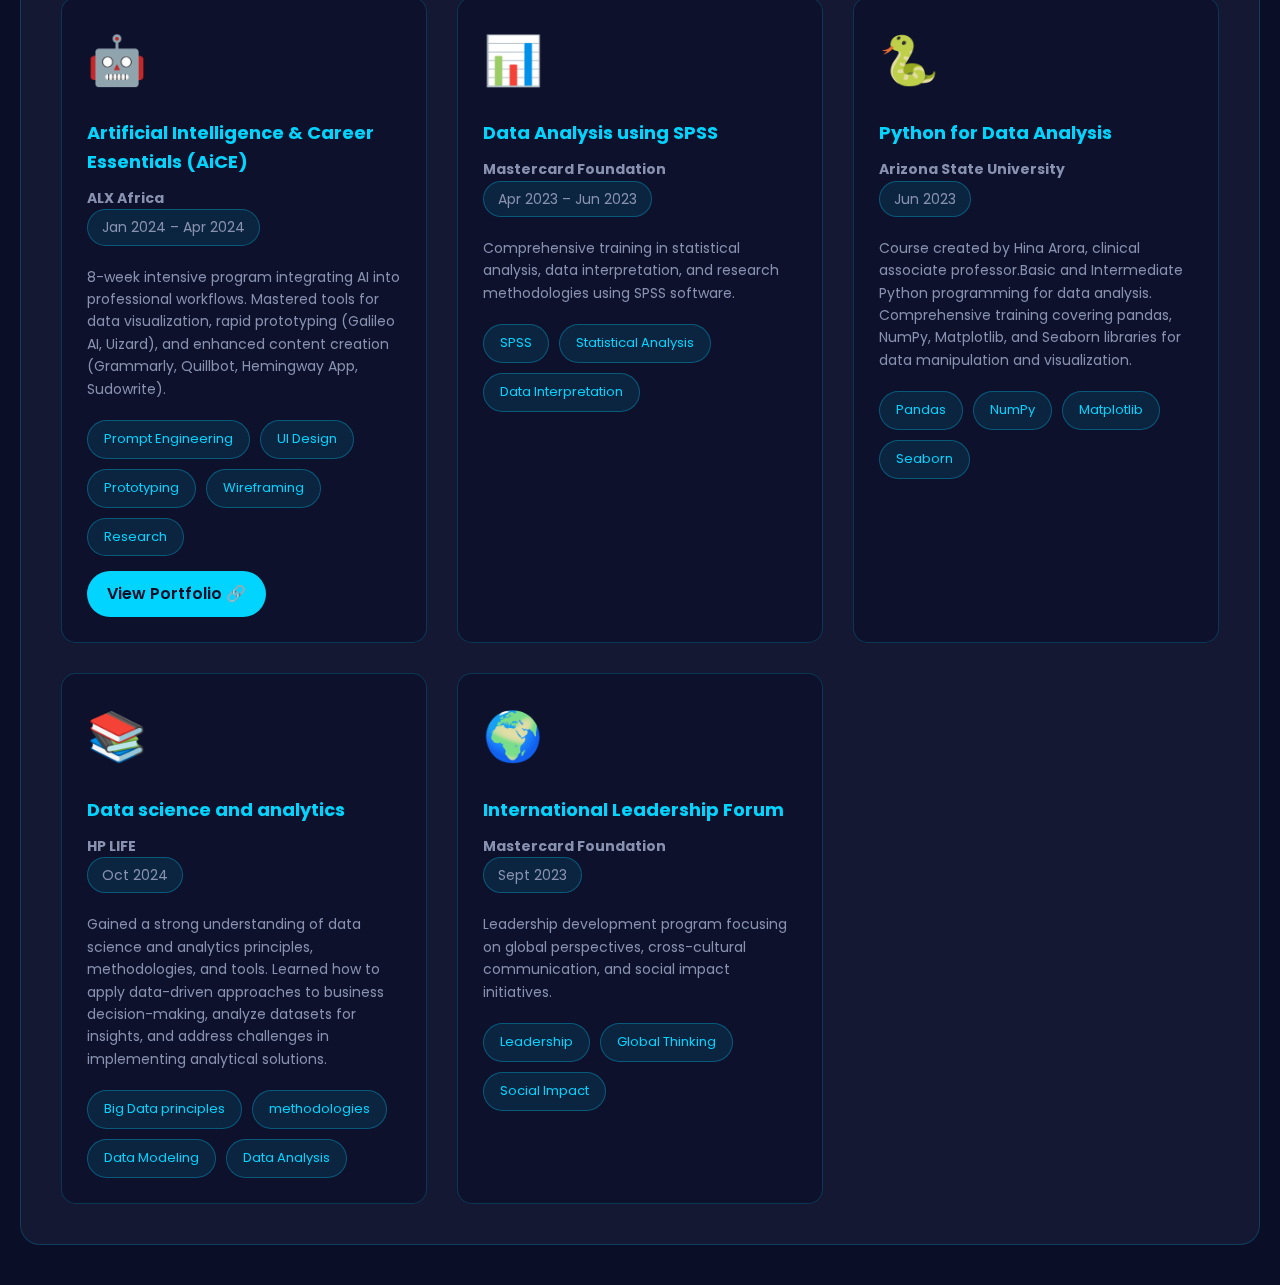
<file: education.html>
<!DOCTYPE html>
<html lang="en">
<head>
    <meta charset="UTF-8">
    <meta name="viewport" content="width=device-width, initial-scale=1.0">
    <title>Education - Samuel Bizimana</title>
    <link rel="stylesheet" href="css/style.css">
    <link rel="stylesheet" href="css/animations.css">
    <link rel="stylesheet" href="css/responsive.css">
    <link href="https://fonts.googleapis.com/css2?family=Poppins:wght@300;400;500;600;700&display=swap" rel="stylesheet">
    <style>
        .education-page {
            min-height: 100vh;
            padding: 40px 20px;
            max-width: 1400px;
            margin: 0 auto;
        }

        .page-header {
            text-align: center;
            margin-bottom: 60px;
        }

        .page-header h1 {
            font-size: 56px;
            background: linear-gradient(135deg, #00d4ff, #667eea);
            -webkit-background-clip: text;
            -webkit-text-fill-color: transparent;
            margin-bottom: 15px;
        }

        .page-header p {
            color: var(--text-dim);
            font-size: 18px;
        }

        .back-button {
            position: fixed;
            top: 30px;
            left: 30px;
            background: var(--card-bg);
            border: 1px solid var(--accent);
            padding: 12px 25px;
            border-radius: 50px;
            color: var(--accent);
            text-decoration: none;
            font-weight: 600;
            transition: all 0.3s ease;
            z-index: 1000;
            display: flex;
            align-items: center;
            gap: 10px;
        }

        .back-button:hover {
            background: var(--accent);
            color: var(--bg);
            transform: translateX(-5px);
        }

        .timeline {
            position: relative;
            padding: 40px 0;
        }

        .timeline::before {
            content: '';
            position: absolute;
            left: 50%;
            top: 0;
            bottom: 0;
            width: 2px;
            background: linear-gradient(180deg, transparent, var(--accent), transparent);
            transform: translateX(-50%);
        }

        .timeline-item {
            margin-bottom: 80px;
            position: relative;
            width: 45%;
        }

        .timeline-item:nth-child(odd) {
            margin-left: 0;
            margin-right: auto;
            padding-right: 50px;
        }

        .timeline-item:nth-child(even) {
            margin-left: auto;
            margin-right: 0;
            padding-left: 50px;
        }

        .timeline-dot {
            position: absolute;
            top: 20px;
            width: 20px;
            height: 20px;
            background: var(--accent);
            border-radius: 50%;
            border: 4px solid var(--bg);
            box-shadow: 0 0 20px var(--accent-glow);
            z-index: 10;
        }

        .timeline-item:nth-child(odd) .timeline-dot {
            right: -10px;
        }

        .timeline-item:nth-child(even) .timeline-dot {
            left: -10px;
        }

        .education-card {
            background: var(--card-bg);
            backdrop-filter: blur(10px);
            padding: 35px;
            border-radius: 20px;
            border: 1px solid rgba(0, 212, 255, 0.2);
            transition: all 0.4s ease;
            position: relative;
            overflow: hidden;
        }

        .education-card::before {
            content: '';
            position: absolute;
            top: 0;
            left: 0;
            width: 100%;
            height: 5px;
            background: var(--gradient);
            transform: scaleX(0);
            transition: transform 0.4s ease;
        }

        .education-card:hover::before {
            transform: scaleX(1);
        }

        .education-card:hover {
            transform: translateY(-10px);
            box-shadow: 0 20px 60px var(--accent-glow);
            border-color: var(--accent);
        }

        .edu-icon {
            font-size: 48px;
            margin-bottom: 20px;
            display: inline-block;
        }

        .education-card h3 {
            font-size: 24px;
            margin-bottom: 10px;
            color: var(--accent);
        }

        .education-card h4 {
            font-size: 18px;
            color: var(--text);
            margin-bottom: 15px;
            font-weight: 500;
        }

        .edu-date {
            color: var(--text-dim);
            font-size: 14px;
            margin-bottom: 20px;
            display: inline-block;
            padding: 6px 14px;
            background: rgba(0, 212, 255, 0.1);
            border-radius: 20px;
            border: 1px solid rgba(0, 212, 255, 0.3);
        }

        .education-card p {
            color: var(--text-dim);
            line-height: 1.8;
            margin-bottom: 15px;
        }

        .achievements {
            margin-top: 20px;
            padding: 20px;
            background: rgba(0, 212, 255, 0.05);
            border-left: 3px solid var(--accent);
            border-radius: 8px;
        }

        .achievements h5 {
            color: var(--accent);
            margin-bottom: 12px;
            font-size: 16px;
        }

        .achievements ul {
            list-style: none;
            padding: 0;
        }

        .achievements li {
            margin: 8px 0;
            padding-left: 20px;
            position: relative;
            color: var(--text-dim);
        }

        .achievements li::before {
            content: '▸';
            position: absolute;
            left: 0;
            color: var(--accent);
        }

        .skill-tags {
            display: flex;
            flex-wrap: wrap;
            gap: 10px;
            margin-top: 20px;
        }

        .tag {
            background: rgba(0, 212, 255, 0.1);
            padding: 8px 16px;
            border-radius: 20px;
            font-size: 13px;
            color: var(--accent);
            border: 1px solid rgba(0, 212, 255, 0.3);
            transition: all 0.3s ease;
        }

        .tag:hover {
            background: var(--accent);
            color: var(--bg);
            transform: scale(1.05);
        }

        .portfolio-link {
            display: inline-block;
            margin-top: 15px;
            padding: 10px 20px;
            background: var(--accent);
            color: var(--bg);
            text-decoration: none;
            border-radius: 25px;
            font-weight: 600;
            transition: all 0.3s ease;
        }

        .portfolio-link:hover {
            transform: translateY(-3px);
            box-shadow: 0 10px 30px var(--accent-glow);
        }

        .certifications-section {
            margin-top: 80px;
            padding: 40px;
            background: var(--card-bg);
            border-radius: 20px;
            border: 1px solid rgba(0, 212, 255, 0.2);
        }

        .certifications-section h2 {
            font-size: 36px;
            text-align: center;
            margin-bottom: 40px;
            background: linear-gradient(135deg, #00d4ff, #667eea);
            -webkit-background-clip: text;
            -webkit-text-fill-color: transparent;
        }

        .cert-grid {
            display: grid;
            grid-template-columns: repeat(auto-fit, minmax(300px, 1fr));
            gap: 30px;
        }

        .cert-card {
            background: rgba(10, 14, 39, 0.6);
            padding: 25px;
            border-radius: 15px;
            border: 1px solid rgba(0, 212, 255, 0.2);
            transition: all 0.3s ease;
        }

        .cert-card:hover {
            transform: translateY(-5px);
            border-color: var(--accent);
            box-shadow: 0 10px 30px var(--accent-glow);
        }

        .cert-card h4 {
            color: var(--accent);
            margin-bottom: 10px;
            font-size: 18px;
        }

        .cert-card p {
            color: var(--text-dim);
            font-size: 14px;
        }
    </style>
</head>
<body>
    <div class="particles" id="particles"></div>

    <a href="index.html" class="back-button" onclick="goHome(); return false;">
        ← Home
    </a>

    <div class="education-page">
        <div class="page-header">
            <h1>🎓 Educational Journey</h1>
            <p>From high school to advanced AI studies - my path of continuous learning</p>
        </div>

        <div class="timeline">
            <!-- Current - Master's Degree -->
            <div class="timeline-item">
                <div class="timeline-dot"></div>
                <div class="education-card">
                    <div class="edu-icon">🎓</div>
                    <h3>MSc in Artificial Intelligence</h3>
                    <h4>JUNIA ISEN, France</h4>
                    <p class="edu-date">Sept 2025 – Present</p>
                    <p>Advanced study in AI, machine learning, deep learning, and intelligent systems development. Focus on practical applications of AI to solve real-world challenges and contribute to cutting-edge research in artificial intelligence.</p>
                    <div class="achievements">
                        <h5>🎯 Focus Areas</h5>
                        <ul>
                            <li>Deep Learning & Neural Networks</li>
                            <li>Machine Learning Algorithms</li>
                            <li>Natural Language Processing</li>
                            <li>Computer Vision</li>
                            <li>AI Ethics & Responsible AI</li>
                        </ul>
                    </div>
                </div>
            </div>

            <!-- Bachelor's Degree -->
            <div class="timeline-item">
                <div class="timeline-dot"></div>
                <div class="education-card">
                    <div class="edu-icon">💻</div>
                    <h3>BSc in Computer Engineering</h3>
                    <h4>Kwame Nkrumah University of Science and Technology (KNUST), Ghana</h4>
                    <p class="edu-date">Jan 2023 – Sept 2025</p>
                    <p>Developed strong technical, analytical, and problem-solving skills through comprehensive study of computer science, including programming, algorithms, data structures, databases, and software engineering principles.</p>
                    <div class="achievements">
                        <h5>🏆 Key Achievements</h5>
                        <ul>
                            <li>Executive – Arduino Club, College of Engineering (Jul 2023 – Jul 2024)</li>
                            <li>Coordinated peer activities and workshops promoting collaborative learning</li>
                            <li>Led technical projects and hackathons</li>
                            <li>Strong foundation in software development and system design</li>
                        </ul>
                    </div>
                    <div class="skill-tags">
                        <span class="tag">C++</span>
                        <span class="tag">Python</span>
                        <span class="tag">Data Structures</span>
                        <span class="tag">Algorithms</span>
                        <span class="tag">Software Engineering</span>
                    </div>
                </div>
            </div>

            <!-- High School -->
            <div class="timeline-item">
                <div class="timeline-dot"></div>
                <div class="education-card">
                    <div class="edu-icon">📚</div>
                    <h3>High School Diploma</h3>
                    <h4>Collège de Butamwa, Kigali, Rwanda</h4>
                    <p class="edu-date">Feb 2017 – Nov 2019</p>
                    <p>Focused on Mathematics, Physics, Geography and Entrepreneurship with emphasis on practical laboratory work and scientific research methodologies.</p>
                    <div class="achievements">
                        <h5>🏆 Key Achievements</h5>
                        <ul>
                            <li>GPA: 4.89 (Science Track)</li>
                            <li>RAJAPRA Leader (Aug 2017 – Jun 2019)</li>
                            <li>Led youth and faith-based activities promoting community engagement</li>
                            <li>Excellence in Mathematics and Physics</li>
                        </ul>
                    </div>
                    <div class="skill-tags">
                        <span class="tag">Mathematics</span>
                        <span class="tag">Physics</span>
                        <span class="tag">Geography</span>
                        <span class="tag">Entrepreneurship</span>
                    </div>
                </div>
            </div>
        </div>

        <!-- Certifications & Training Section -->
        <div class="certifications-section">
            <h2>📜 Professional Certifications & Training</h2>
            <div class="cert-grid">
                <!-- ALX AiCE -->
                <div class="cert-card">
                    <div class="edu-icon">🤖</div>
                    <h4>Artificial Intelligence & Career Essentials (AiCE)</h4>
                    <p><strong>ALX Africa</strong></p>
                    <p class="edu-date">Jan 2024 – Apr 2024</p>
                    <p>8-week intensive program integrating AI into professional workflows. Mastered tools for data visualization, rapid prototyping (Galileo AI, Uizard), and enhanced content creation (Grammarly, Quillbot, Hemingway App, Sudowrite).</p>
                    <div class="skill-tags">
                        <span class="tag">Prompt Engineering</span>
                        <span class="tag">UI Design</span>
                        <span class="tag">Prototyping</span>
                        <span class="tag">Wireframing</span>
                        <span class="tag">Research</span>
                    </div>
                    <a href="https://samuel-bizimana.my.canva.site/dagicciw61o" target="_blank" class="portfolio-link">View Portfolio 🔗</a>
                </div>

                <!-- SPSS Course -->
                <div class="cert-card">
                    <div class="edu-icon">📊</div>
                    <h4>Data Analysis using SPSS</h4>
                    <p><strong>Mastercard Foundation</strong></p>
                    <p class="edu-date">Apr 2023 – Jun 2023</p>
                    <p>Comprehensive training in statistical analysis, data interpretation, and research methodologies using SPSS software.</p>
                    <div class="skill-tags">
                        <span class="tag">SPSS</span>
                        <span class="tag">Statistical Analysis</span>
                        <span class="tag">Data Interpretation</span>
                    </div>
                </div>

                <!-- Python Course -->
                <div class="cert-card">
                    <div class="edu-icon">🐍</div>
                    <h4>Python for Data Analysis</h4>
                    <p><strong>Arizona State University</strong></p>
                    <p class="edu-date">Jun 2023</p>
                    <p>Course created by Hina Arora, clinical associate professor.Basic and Intermediate Python programming for data analysis. Comprehensive training covering pandas, NumPy, Matplotlib, and Seaborn libraries for data manipulation and visualization.</p>
                    <div class="skill-tags">
                        <span class="tag">Pandas</span>
                        <span class="tag">NumPy</span>
                        <span class="tag">Matplotlib</span>
                        <span class="tag">Seaborn</span>
                    </div>
                </div>

                <!-- Online Course -->
                <div class="cert-card">
                    <div class="edu-icon">📚</div>
                    <h4>Data science and analytics </h4>
                    <p><strong>HP LIFE</strong></p>
                    <p class="edu-date">Oct 2024</p>
                    <p>Gained a strong understanding of data science and analytics principles, methodologies, and tools. Learned how to apply data-driven approaches to business decision-making, analyze datasets for insights, and address challenges in implementing analytical solutions.</p>
                    <div class="skill-tags">
                        <span class="tag">Big Data principles</span>
                        <span class="tag">methodologies</span>
                        <span class="tag">Data Modeling</span>
                        <span class="tag">Data Analysis</span>
                    </div>
                </div>

                <!-- International Leadership Forum -->
                <div class="cert-card">
                    <div class="edu-icon">🌍</div>
                    <h4>International Leadership Forum</h4>
                    <p><strong>Mastercard Foundation</strong></p>
                    <p class="edu-date">Sept 2023</p>
                    <p>Leadership development program focusing on global perspectives, cross-cultural communication, and social impact initiatives.</p>
                    <div class="skill-tags">
                        <span class="tag">Leadership</span>
                        <span class="tag">Global Thinking</span>
                        <span class="tag">Social Impact</span>
                    </div>
                </div>
            </div>
        </div>
    </div>

    <!-- Theme Toggle -->
    <div class="theme-toggle" onclick="toggleTheme()">
        <span id="theme-icon">🌓</span>
    </div>

    <script src="js/main.js"></script>
    <script src="js/navigation.js"></script>
    <script src="js/animations.js"></script>
</body>
</html>
</file>
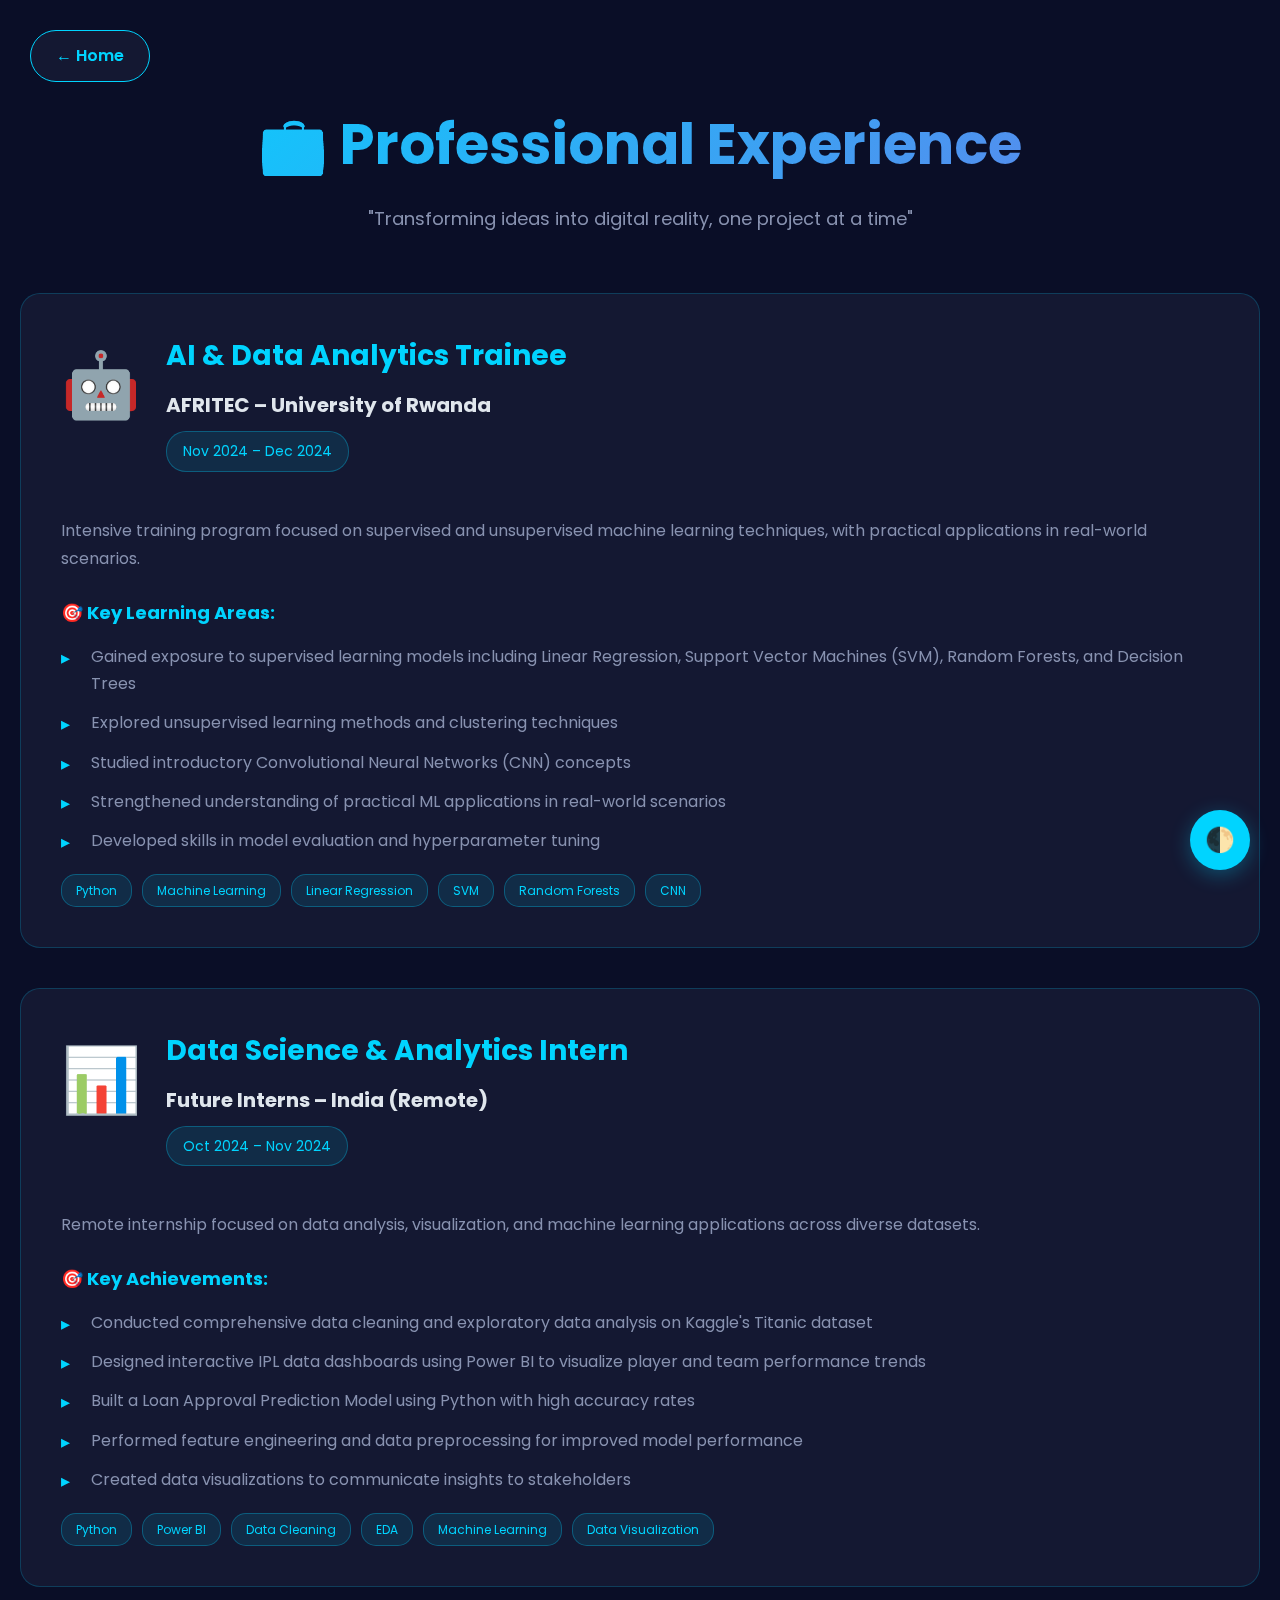
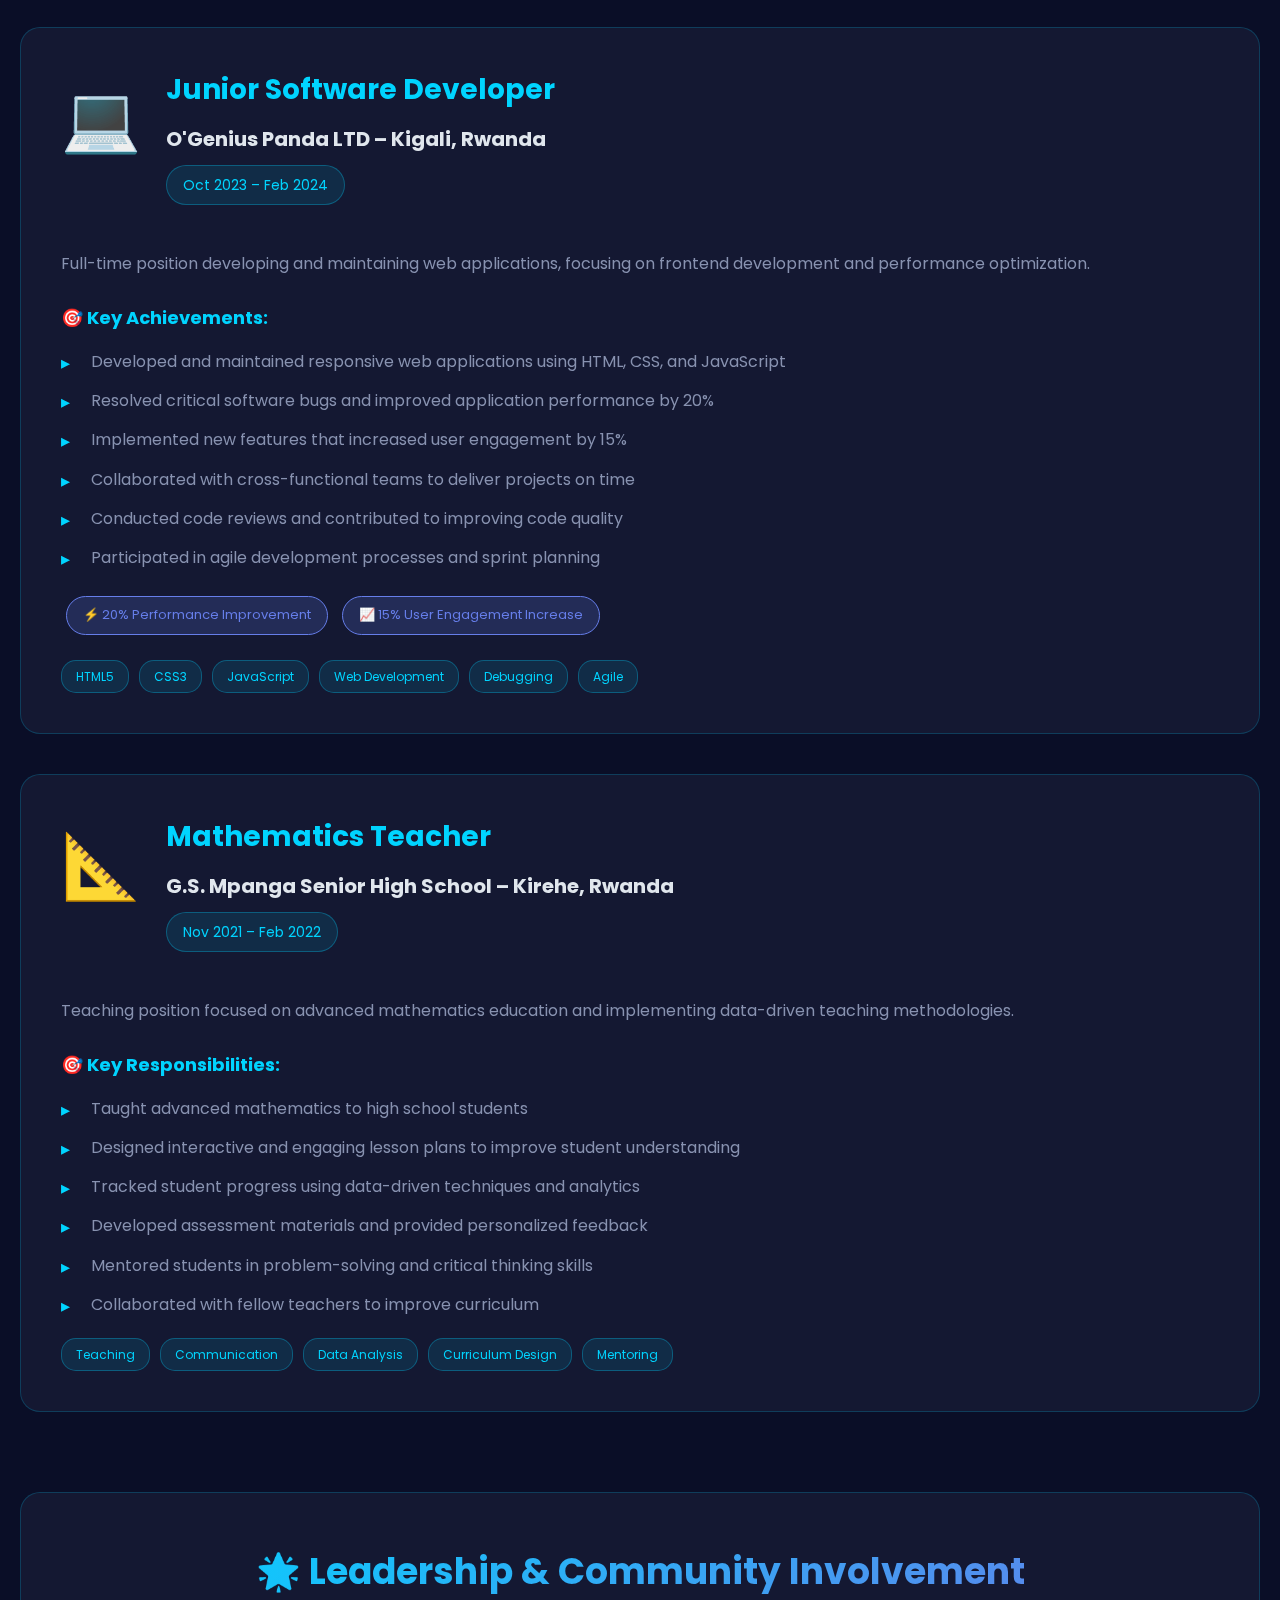
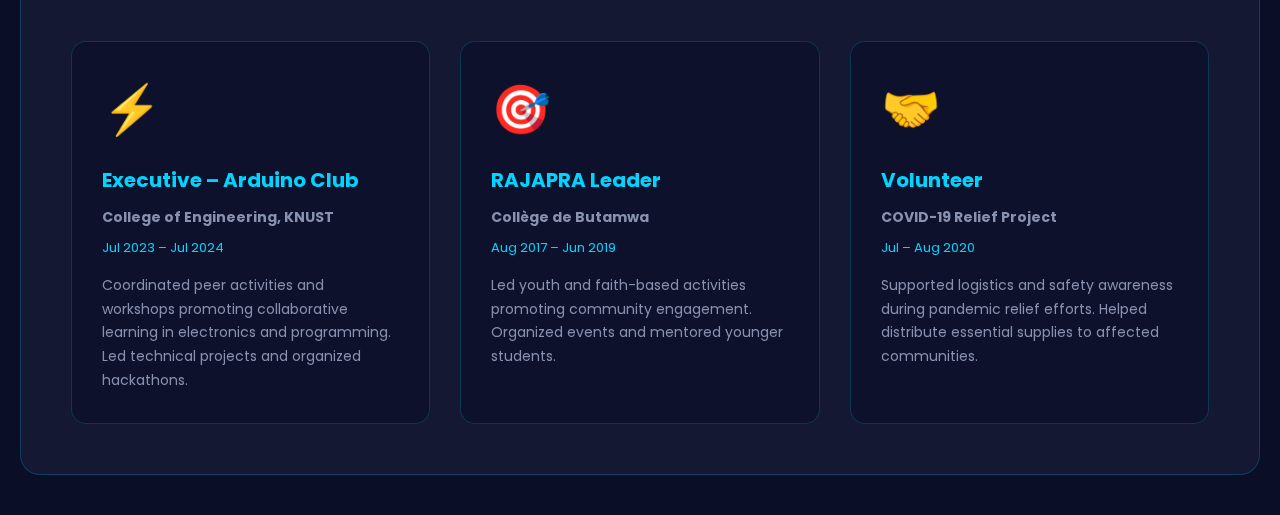
<file: experience.html>
<!DOCTYPE html>
<html lang="en">
<head>
    <meta charset="UTF-8">
    <meta name="viewport" content="width=device-width, initial-scale=1.0">
    <title>Experience - Samuel Bizimana</title>
    <link rel="stylesheet" href="css/style.css">
    <link rel="stylesheet" href="css/animations.css">
    <link rel="stylesheet" href="css/responsive.css">
    <link href="https://fonts.googleapis.com/css2?family=Poppins:wght@300;400;500;600;700&display=swap" rel="stylesheet">
    <style>
        .experience-page {
            min-height: 100vh;
            padding: 40px 20px;
            max-width: 1400px;
            margin: 0 auto;
        }

        .page-header {
            text-align: center;
            margin-bottom: 60px;
            padding-top: 60px;
        }

        .page-header h1 {
            font-size: 56px;
            background: linear-gradient(135deg, #00d4ff, #667eea);
            -webkit-background-clip: text;
            -webkit-text-fill-color: transparent;
            margin-bottom: 15px;
        }

        .page-header p {
            color: var(--text-dim);
            font-size: 18px;
            max-width: 700px;
            margin: 0 auto;
        }

        .back-button {
            position: fixed;
            top: 30px;
            left: 30px;
            background: var(--card-bg);
            border: 1px solid var(--accent);
            padding: 12px 25px;
            border-radius: 50px;
            color: var(--accent);
            text-decoration: none;
            font-weight: 600;
            transition: all 0.3s ease;
            z-index: 1000;
        }

        .back-button:hover {
            background: var(--accent);
            color: var(--bg);
            transform: translateX(-5px);
        }

        .experience-grid {
            display: grid;
            gap: 40px;
        }

        .experience-card {
            background: var(--card-bg);
            backdrop-filter: blur(10px);
            padding: 40px;
            border-radius: 20px;
            border: 1px solid rgba(0, 212, 255, 0.2);
            transition: all 0.4s ease;
            position: relative;
            overflow: hidden;
        }

        .experience-card::before {
            content: '';
            position: absolute;
            top: 0;
            left: 0;
            width: 5px;
            height: 100%;
            background: var(--gradient);
            transform: scaleY(0);
            transition: transform 0.4s ease;
        }

        .experience-card:hover::before {
            transform: scaleY(1);
        }

        .experience-card:hover {
            transform: translateX(10px);
            box-shadow: 0 20px 60px var(--accent-glow);
            border-color: var(--accent);
        }

        .experience-header {
            display: flex;
            align-items: flex-start;
            gap: 25px;
            margin-bottom: 25px;
        }

        .experience-icon {
            font-size: 64px;
            flex-shrink: 0;
        }

        .experience-info {
            flex: 1;
        }

        .experience-info h3 {
            font-size: 28px;
            color: var(--accent);
            margin-bottom: 10px;
        }

        .experience-info h4 {
            font-size: 20px;
            color: var(--text);
            margin-bottom: 10px;
        }

        .experience-date {
            display: inline-block;
            padding: 8px 16px;
            background: rgba(0, 212, 255, 0.1);
            border: 1px solid rgba(0, 212, 255, 0.3);
            border-radius: 20px;
            font-size: 14px;
            color: var(--accent);
            margin-bottom: 20px;
        }

        .experience-description {
            color: var(--text-dim);
            line-height: 1.8;
            margin-bottom: 20px;
        }

        .responsibilities {
            margin-top: 25px;
        }

        .responsibilities h5 {
            color: var(--accent);
            margin-bottom: 15px;
            font-size: 18px;
        }

        .responsibilities ul {
            list-style: none;
            padding: 0;
        }

        .responsibilities li {
            color: var(--text-dim);
            margin: 12px 0;
            padding-left: 30px;
            position: relative;
            line-height: 1.7;
        }

        .responsibilities li::before {
            content: '▸';
            position: absolute;
            left: 0;
            color: var(--accent);
            font-size: 18px;
        }

        .achievement-badge {
            display: inline-flex;
            align-items: center;
            gap: 8px;
            padding: 8px 16px;
            background: rgba(102, 126, 234, 0.2);
            border: 1px solid var(--accent-secondary);
            border-radius: 20px;
            font-size: 13px;
            color: var(--accent-secondary);
            margin: 5px;
        }

        .skills-used {
            display: flex;
            flex-wrap: wrap;
            gap: 10px;
            margin-top: 20px;
        }

        .skill-tag {
            background: rgba(0, 212, 255, 0.1);
            padding: 6px 14px;
            border-radius: 15px;
            font-size: 12px;
            color: var(--accent);
            border: 1px solid rgba(0, 212, 255, 0.3);
        }
    </style>
</head>
<body>
    <div class="particles" id="particles"></div>

    <a href="index.html" class="back-button">
        ← Home
    </a>

    <div class="experience-page">
        <div class="page-header">
            <h1>💼 Professional Experience</h1>
            <p>"Transforming ideas into digital reality, one project at a time"</p>
        </div>

        <div class="experience-grid">
            <!-- AI & Data Analytics Trainee -->
            <div class="experience-card">
                <div class="experience-header">
                    <div class="experience-icon">🤖</div>
                    <div class="experience-info">
                        <h3>AI & Data Analytics Trainee</h3>
                        <h4>AFRITEC – University of Rwanda</h4>
                        <span class="experience-date">Nov 2024 – Dec 2024</span>
                    </div>
                </div>
                
                <p class="experience-description">
                    Intensive training program focused on supervised and unsupervised machine learning techniques, with practical applications in real-world scenarios.
                </p>

                <div class="responsibilities">
                    <h5>🎯 Key Learning Areas:</h5>
                    <ul>
                        <li>Gained exposure to supervised learning models including Linear Regression, Support Vector Machines (SVM), Random Forests, and Decision Trees</li>
                        <li>Explored unsupervised learning methods and clustering techniques</li>
                        <li>Studied introductory Convolutional Neural Networks (CNN) concepts</li>
                        <li>Strengthened understanding of practical ML applications in real-world scenarios</li>
                        <li>Developed skills in model evaluation and hyperparameter tuning</li>
                    </ul>
                </div>

                <div class="skills-used">
                    <span class="skill-tag">Python</span>
                    <span class="skill-tag">Machine Learning</span>
                    <span class="skill-tag">Linear Regression</span>
                    <span class="skill-tag">SVM</span>
                    <span class="skill-tag">Random Forests</span>
                    <span class="skill-tag">CNN</span>
                </div>
            </div>

            <!-- Data Science & Analytics Intern -->
            <div class="experience-card">
                <div class="experience-header">
                    <div class="experience-icon">📊</div>
                    <div class="experience-info">
                        <h3>Data Science & Analytics Intern</h3>
                        <h4>Future Interns – India (Remote)</h4>
                        <span class="experience-date">Oct 2024 – Nov 2024</span>
                    </div>
                </div>
                
                <p class="experience-description">
                    Remote internship focused on data analysis, visualization, and machine learning applications across diverse datasets.
                </p>

                <div class="responsibilities">
                    <h5>🎯 Key Achievements:</h5>
                    <ul>
                        <li>Conducted comprehensive data cleaning and exploratory data analysis on Kaggle's Titanic dataset</li>
                        <li>Designed interactive IPL data dashboards using Power BI to visualize player and team performance trends</li>
                        <li>Built a Loan Approval Prediction Model using Python with high accuracy rates</li>
                        <li>Performed feature engineering and data preprocessing for improved model performance</li>
                        <li>Created data visualizations to communicate insights to stakeholders</li>
                    </ul>
                </div>

                <div class="skills-used">
                    <span class="skill-tag">Python</span>
                    <span class="skill-tag">Power BI</span>
                    <span class="skill-tag">Data Cleaning</span>
                    <span class="skill-tag">EDA</span>
                    <span class="skill-tag">Machine Learning</span>
                    <span class="skill-tag">Data Visualization</span>
                </div>
            </div>

            <!-- Junior Software Developer -->
            <div class="experience-card">
                <div class="experience-header">
                    <div class="experience-icon">💻</div>
                    <div class="experience-info">
                        <h3>Junior Software Developer</h3>
                        <h4>O'Genius Panda LTD – Kigali, Rwanda</h4>
                        <span class="experience-date">Oct 2023 – Feb 2024</span>
                    </div>
                </div>
                
                <p class="experience-description">
                    Full-time position developing and maintaining web applications, focusing on frontend development and performance optimization.
                </p>

                <div class="responsibilities">
                    <h5>🎯 Key Achievements:</h5>
                    <ul>
                        <li>Developed and maintained responsive web applications using HTML, CSS, and JavaScript</li>
                        <li>Resolved critical software bugs and improved application performance by 20%</li>
                        <li>Implemented new features that increased user engagement by 15%</li>
                        <li>Collaborated with cross-functional teams to deliver projects on time</li>
                        <li>Conducted code reviews and contributed to improving code quality</li>
                        <li>Participated in agile development processes and sprint planning</li>
                    </ul>
                </div>

                <div style="margin-top: 20px;">
                    <span class="achievement-badge">⚡ 20% Performance Improvement</span>
                    <span class="achievement-badge">📈 15% User Engagement Increase</span>
                </div>

                <div class="skills-used">
                    <span class="skill-tag">HTML5</span>
                    <span class="skill-tag">CSS3</span>
                    <span class="skill-tag">JavaScript</span>
                    <span class="skill-tag">Web Development</span>
                    <span class="skill-tag">Debugging</span>
                    <span class="skill-tag">Agile</span>
                </div>
            </div>

            <!-- Mathematics Teacher -->
            <div class="experience-card">
                <div class="experience-header">
                    <div class="experience-icon">📐</div>
                    <div class="experience-info">
                        <h3>Mathematics Teacher</h3>
                        <h4>G.S. Mpanga Senior High School – Kirehe, Rwanda</h4>
                        <span class="experience-date">Nov 2021 – Feb 2022</span>
                    </div>
                </div>
                
                <p class="experience-description">
                    Teaching position focused on advanced mathematics education and implementing data-driven teaching methodologies.
                </p>

                <div class="responsibilities">
                    <h5>🎯 Key Responsibilities:</h5>
                    <ul>
                        <li>Taught advanced mathematics to high school students</li>
                        <li>Designed interactive and engaging lesson plans to improve student understanding</li>
                        <li>Tracked student progress using data-driven techniques and analytics</li>
                        <li>Developed assessment materials and provided personalized feedback</li>
                        <li>Mentored students in problem-solving and critical thinking skills</li>
                        <li>Collaborated with fellow teachers to improve curriculum</li>
                    </ul>
                </div>

                <div class="skills-used">
                    <span class="skill-tag">Teaching</span>
                    <span class="skill-tag">Communication</span>
                    <span class="skill-tag">Data Analysis</span>
                    <span class="skill-tag">Curriculum Design</span>
                    <span class="skill-tag">Mentoring</span>
                </div>
            </div>
        </div>

        <!-- Leadership & Volunteering Section -->
        <div style="margin-top: 80px; padding: 50px; background: var(--card-bg); border-radius: 20px; border: 1px solid rgba(0, 212, 255, 0.2);">
            <h2 style="font-size: 36px; text-align: center; margin-bottom: 40px; background: linear-gradient(135deg, #00d4ff, #667eea); -webkit-background-clip: text; -webkit-text-fill-color: transparent;">
                🌟 Leadership & Community Involvement
            </h2>

            <div style="display: grid; grid-template-columns: repeat(auto-fit, minmax(300px, 1fr)); gap: 30px;">
                <!-- Arduino Club Executive -->
                <div style="background: rgba(10, 14, 39, 0.6); padding: 30px; border-radius: 15px; border: 1px solid rgba(0, 212, 255, 0.2); transition: all 0.3s ease;">
                    <div style="font-size: 48px; margin-bottom: 15px;">⚡</div>
                    <h4 style="color: var(--accent); margin-bottom: 10px; font-size: 20px;">Executive – Arduino Club</h4>
                    <p style="color: var(--text-dim); font-size: 14px; margin-bottom: 10px;"><strong>College of Engineering, KNUST</strong></p>
                    <p style="color: var(--accent); font-size: 13px; margin-bottom: 15px;">Jul 2023 – Jul 2024</p>
                    <p style="color: var(--text-dim); font-size: 14px; line-height: 1.7;">
                        Coordinated peer activities and workshops promoting collaborative learning in electronics and programming. Led technical projects and organized hackathons.
                    </p>
                </div>

                <!-- RAJAPRA Leader -->
                <div style="background: rgba(10, 14, 39, 0.6); padding: 30px; border-radius: 15px; border: 1px solid rgba(0, 212, 255, 0.2); transition: all 0.3s ease;">
                    <div style="font-size: 48px; margin-bottom: 15px;">🎯</div>
                    <h4 style="color: var(--accent); margin-bottom: 10px; font-size: 20px;">RAJAPRA Leader</h4>
                    <p style="color: var(--text-dim); font-size: 14px; margin-bottom: 10px;"><strong>Collège de Butamwa</strong></p>
                    <p style="color: var(--accent); font-size: 13px; margin-bottom: 15px;">Aug 2017 – Jun 2019</p>
                    <p style="color: var(--text-dim); font-size: 14px; line-height: 1.7;">
                        Led youth and faith-based activities promoting community engagement. Organized events and mentored younger students.
                    </p>
                </div>

                <!-- COVID-19 Volunteer -->
                <div style="background: rgba(10, 14, 39, 0.6); padding: 30px; border-radius: 15px; border: 1px solid rgba(0, 212, 255, 0.2); transition: all 0.3s ease;">
                    <div style="font-size: 48px; margin-bottom: 15px;">🤝</div>
                    <h4 style="color: var(--accent); margin-bottom: 10px; font-size: 20px;">Volunteer</h4>
                    <p style="color: var(--text-dim); font-size: 14px; margin-bottom: 10px;"><strong>COVID-19 Relief Project</strong></p>
                    <p style="color: var(--accent); font-size: 13px; margin-bottom: 15px;">Jul – Aug 2020</p>
                    <p style="color: var(--text-dim); font-size: 14px; line-height: 1.7;">
                        Supported logistics and safety awareness during pandemic relief efforts. Helped distribute essential supplies to affected communities.
                    </p>
                </div>
            </div>
        </div>
    </div>

    <!-- Theme Toggle -->
    <div class="theme-toggle" onclick="toggleTheme()">
        <span id="theme-icon">🌓</span>
    </div>

    <script src="js/main.js"></script>
    <script src="js/navigation.js"></script>
</body>
</html>
</file>
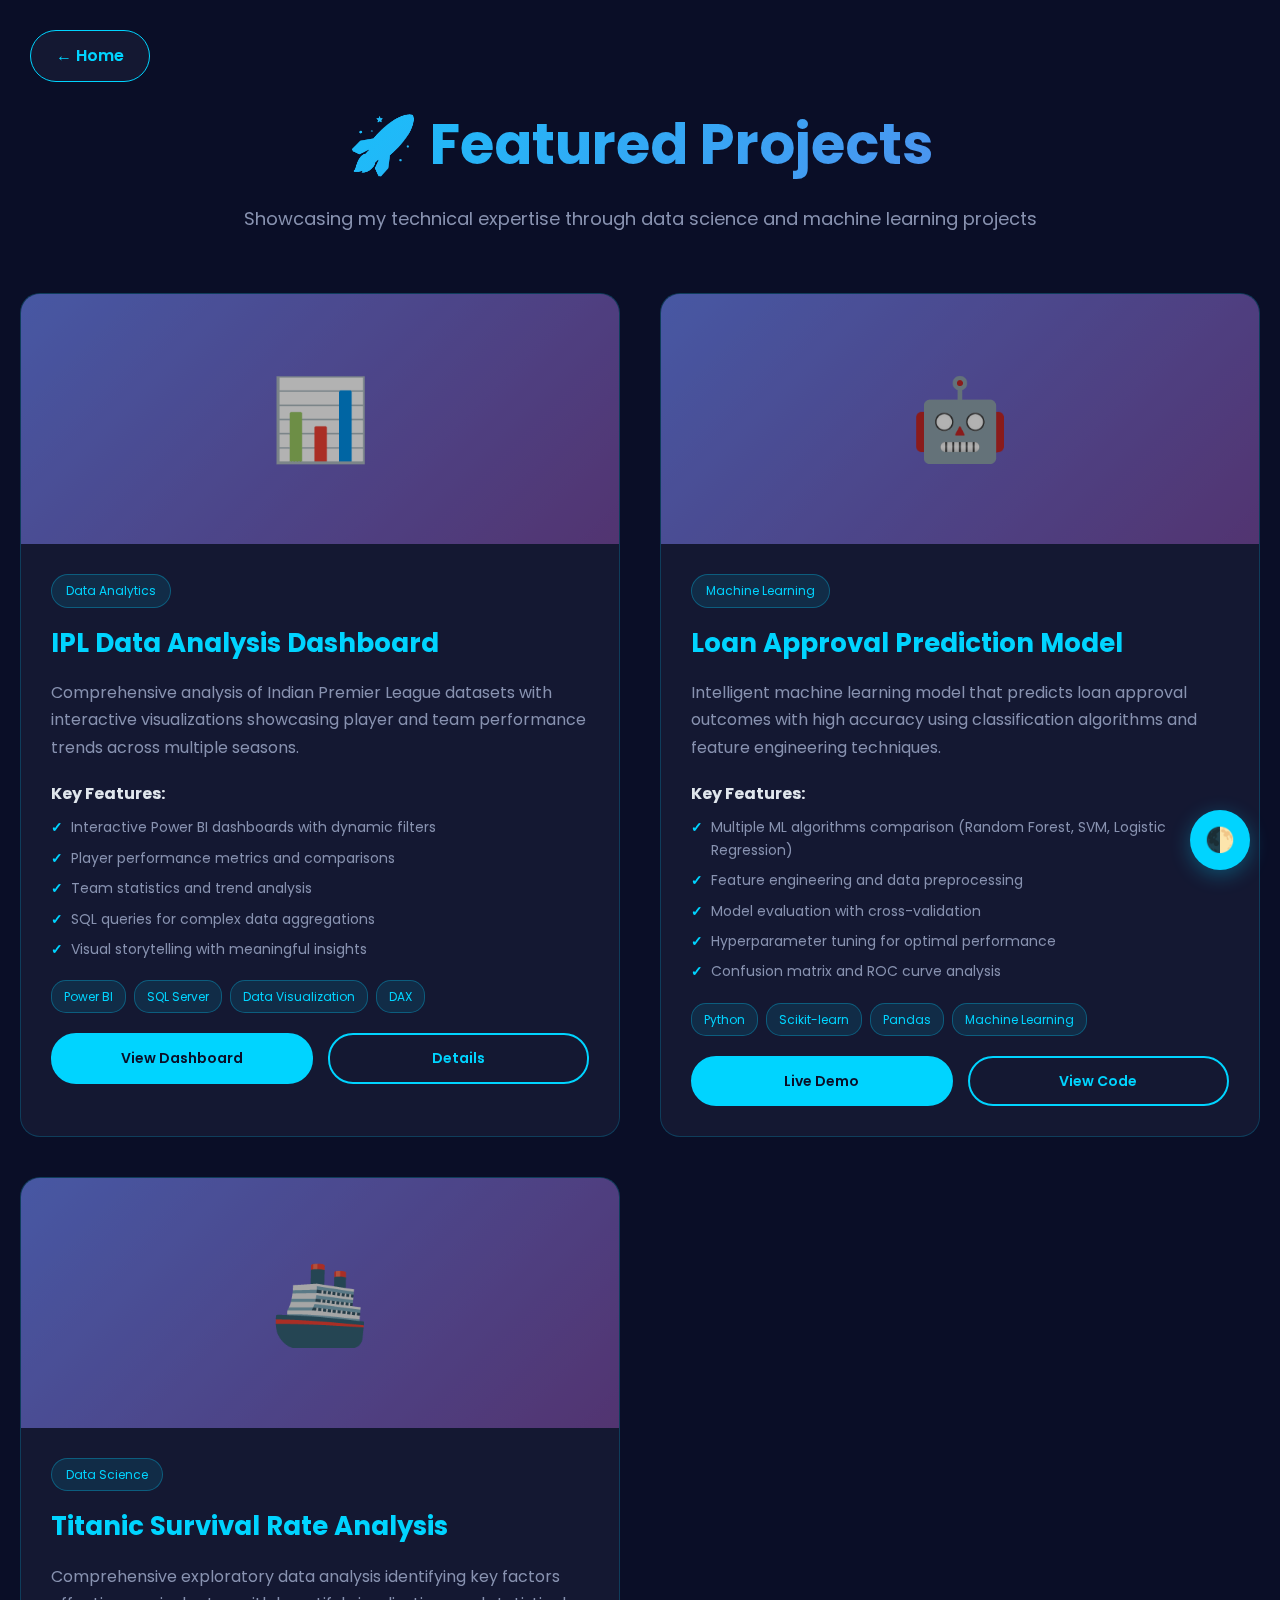
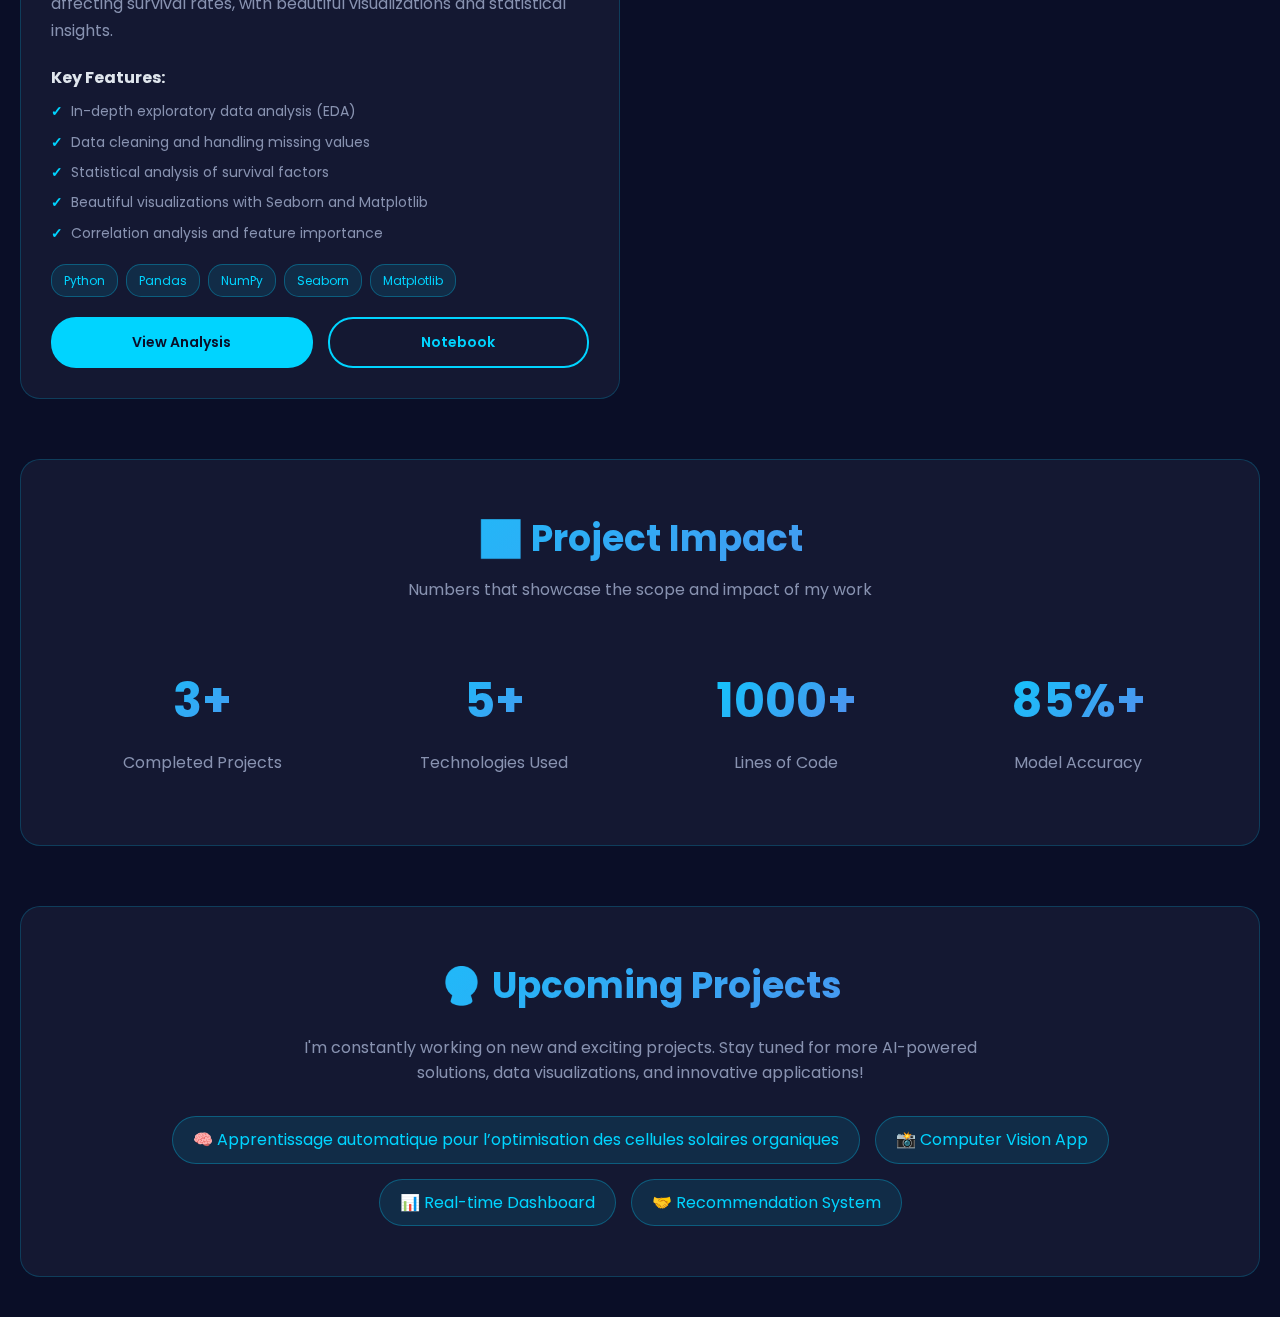
<file: projects.html>
<!DOCTYPE html>
<html lang="en">
<head>
    <meta charset="UTF-8">
    <meta name="viewport" content="width=device-width, initial-scale=1.0">
    <title>Projects - Samuel Bizimana</title>
    <link rel="stylesheet" href="css/style.css">
    <link rel="stylesheet" href="css/animations.css">
    <link rel="stylesheet" href="css/responsive.css">
    <link href="https://fonts.googleapis.com/css2?family=Poppins:wght@300;400;500;600;700&display=swap" rel="stylesheet">
    <style>
        .projects-page {
            min-height: 100vh;
            padding: 40px 20px;
            max-width: 1400px;
            margin: 0 auto;
        }

        .page-header {
            text-align: center;
            margin-bottom: 60px;
            padding-top: 60px;
        }

        .page-header h1 {
            font-size: 56px;
            background: linear-gradient(135deg, #00d4ff, #667eea);
            -webkit-background-clip: text;
            -webkit-text-fill-color: transparent;
            margin-bottom: 15px;
        }

        .page-header p {
            color: var(--text-dim);
            font-size: 18px;
        }

        .back-button {
            position: fixed;
            top: 30px;
            left: 30px;
            background: var(--card-bg);
            border: 1px solid var(--accent);
            padding: 12px 25px;
            border-radius: 50px;
            color: var(--accent);
            text-decoration: none;
            font-weight: 600;
            transition: all 0.3s ease;
            z-index: 1000;
        }

        .back-button:hover {
            background: var(--accent);
            color: var(--bg);
            transform: translateX(-5px);
        }

        .projects-grid {
            display: grid;
            grid-template-columns: repeat(auto-fit, minmax(400px, 1fr));
            gap: 40px;
            margin-bottom: 60px;
        }

        .project-card {
            background: var(--card-bg);
            backdrop-filter: blur(10px);
            border-radius: 20px;
            overflow: hidden;
            border: 1px solid rgba(0, 212, 255, 0.2);
            transition: all 0.4s ease;
            position: relative;
        }

        .project-card::before {
            content: '';
            position: absolute;
            top: 0;
            left: 0;
            right: 0;
            height: 5px;
            background: var(--gradient);
            transform: scaleX(0);
            transition: transform 0.4s ease;
        }

        .project-card:hover::before {
            transform: scaleX(1);
        }

        .project-card:hover {
            transform: translateY(-15px) scale(1.02);
            box-shadow: 0 30px 80px var(--accent-glow);
            border-color: var(--accent);
        }

        .project-image {
            width: 100%;
            height: 250px;
            background: linear-gradient(135deg, #667eea 0%, #764ba2 100%);
            display: flex;
            align-items: center;
            justify-content: center;
            font-size: 80px;
            position: relative;
            overflow: hidden;
        }

        .project-image::after {
            content: '';
            position: absolute;
            top: 0;
            left: 0;
            right: 0;
            bottom: 0;
            background: rgba(0, 0, 0, 0.3);
            transition: opacity 0.3s ease;
        }

        .project-card:hover .project-image::after {
            opacity: 0;
        }

        .project-content {
            padding: 30px;
        }

        .project-category {
            display: inline-block;
            padding: 6px 14px;
            background: rgba(0, 212, 255, 0.1);
            border: 1px solid rgba(0, 212, 255, 0.3);
            border-radius: 20px;
            font-size: 12px;
            color: var(--accent);
            margin-bottom: 15px;
        }

        .project-content h3 {
            font-size: 26px;
            margin-bottom: 15px;
            color: var(--accent);
        }

        .project-content p {
            color: var(--text-dim);
            margin-bottom: 20px;
            line-height: 1.7;
        }

        .project-features {
            margin-bottom: 20px;
        }

        .project-features h4 {
            color: var(--text);
            font-size: 16px;
            margin-bottom: 10px;
        }

        .project-features ul {
            list-style: none;
            padding: 0;
        }

        .project-features li {
            color: var(--text-dim);
            font-size: 14px;
            margin: 8px 0;
            padding-left: 20px;
            position: relative;
        }

        .project-features li::before {
            content: '✓';
            position: absolute;
            left: 0;
            color: var(--accent);
            font-weight: bold;
        }

        .tech-stack {
            display: flex;
            flex-wrap: wrap;
            gap: 8px;
            margin-bottom: 20px;
        }

        .tech-tag {
            background: rgba(0, 212, 255, 0.1);
            padding: 6px 12px;
            border-radius: 15px;
            font-size: 12px;
            color: var(--accent);
            border: 1px solid rgba(0, 212, 255, 0.3);
        }

        .project-links {
            display: flex;
            gap: 15px;
        }

        .project-btn {
            flex: 1;
            padding: 12px 20px;
            border-radius: 25px;
            text-decoration: none;
            text-align: center;
            font-weight: 600;
            transition: all 0.3s ease;
            font-size: 14px;
        }

        .btn-demo {
            background: var(--accent);
            color: var(--bg);
            border: 2px solid var(--accent);
        }

        .btn-demo:hover {
            transform: translateY(-3px);
            box-shadow: 0 10px 30px var(--accent-glow);
        }

        .btn-code {
            background: transparent;
            color: var(--accent);
            border: 2px solid var(--accent);
        }

        .btn-code:hover {
            background: var(--accent);
            color: var(--bg);
        }

        .stats-section {
            margin-top: 60px;
            padding: 50px;
            background: var(--card-bg);
            border-radius: 20px;
            border: 1px solid rgba(0, 212, 255, 0.2);
            text-align: center;
        }

        .stats-grid {
            display: grid;
            grid-template-columns: repeat(auto-fit, minmax(200px, 1fr));
            gap: 30px;
            margin-top: 40px;
        }

        .stat-item {
            padding: 20px;
        }

        .stat-number {
            font-size: 48px;
            font-weight: 700;
            background: linear-gradient(135deg, #00d4ff, #667eea);
            -webkit-background-clip: text;
            -webkit-text-fill-color: transparent;
            margin-bottom: 10px;
        }

        .stat-label {
            color: var(--text-dim);
            font-size: 16px;
        }
    </style>
</head>
<body>
    <div class="particles" id="particles"></div>

    <a href="index.html" class="back-button">
        ← Home
    </a>

    <div class="projects-page">
        <div class="page-header">
            <h1>🚀 Featured Projects</h1>
            <p>Showcasing my technical expertise through data science and machine learning projects</p>
        </div>

        <div class="projects-grid">
            <!-- IPL Data Analysis -->
            <div class="project-card">
                <div class="project-image">📊</div>
                <div class="project-content">
                    <span class="project-category">Data Analytics</span>
                    <h3>IPL Data Analysis Dashboard</h3>
                    <p>
                        Comprehensive analysis of Indian Premier League datasets with interactive visualizations showcasing player and team performance trends across multiple seasons.
                    </p>
                    
                    <div class="project-features">
                        <h4>Key Features:</h4>
                        <ul>
                            <li>Interactive Power BI dashboards with dynamic filters</li>
                            <li>Player performance metrics and comparisons</li>
                            <li>Team statistics and trend analysis</li>
                            <li>SQL queries for complex data aggregations</li>
                            <li>Visual storytelling with meaningful insights</li>
                        </ul>
                    </div>

                    <div class="tech-stack">
                        <span class="tech-tag">Power BI</span>
                        <span class="tech-tag">SQL Server</span>
                        <span class="tech-tag">Data Visualization</span>
                        <span class="tech-tag">DAX</span>
                    </div>

                    <div class="project-links">
                        <a href="https://github.com/Bsamuel-tech/FUTURE_DS_02/blob/main/Image.png" class="project-btn btn-demo">View Dashboard</a>
                        <a href="https://github.com/Bsamuel-tech/FUTURE_DS_02/blob/main/README.md" class="project-btn btn-code">Details</a>
                    </div>
                </div>
            </div>

            <!-- Loan Approval Prediction -->
            <div class="project-card">
                <div class="project-image">🤖</div>
                <div class="project-content">
                    <span class="project-category">Machine Learning</span>
                    <h3>Loan Approval Prediction Model</h3>
                    <p>
                        Intelligent machine learning model that predicts loan approval outcomes with high accuracy using classification algorithms and feature engineering techniques.
                    </p>
                    
                    <div class="project-features">
                        <h4>Key Features:</h4>
                        <ul>
                            <li>Multiple ML algorithms comparison (Random Forest, SVM, Logistic Regression)</li>
                            <li>Feature engineering and data preprocessing</li>
                            <li>Model evaluation with cross-validation</li>
                            <li>Hyperparameter tuning for optimal performance</li>
                            <li>Confusion matrix and ROC curve analysis</li>
                        </ul>
                    </div>

                    <div class="tech-stack">
                        <span class="tech-tag">Python</span>
                        <span class="tech-tag">Scikit-learn</span>
                        <span class="tech-tag">Pandas</span>
                        <span class="tech-tag">Machine Learning</span>
                    </div>

                    <div class="project-links">
                        <a href="https://github.com/Bsamuel-tech/FUTURE_DS_03/blob/main/README.md" class="project-btn btn-demo">Live Demo</a>
                        <a href="https://github.com/Bsamuel-tech/FUTURE_DS_03/blob/main/Loan%20pred%20nb.ipynb" class="project-btn btn-code">View Code</a>
                    </div>
                </div>
            </div>

            <!-- Titanic Survival Analysis -->
            <div class="project-card">
                <div class="project-image">🚢</div>
                <div class="project-content">
                    <span class="project-category">Data Science</span>
                    <h3>Titanic Survival Rate Analysis</h3>
                    <p>
                        Comprehensive exploratory data analysis identifying key factors affecting survival rates, with beautiful visualizations and statistical insights.
                    </p>
                    
                    <div class="project-features">
                        <h4>Key Features:</h4>
                        <ul>
                            <li>In-depth exploratory data analysis (EDA)</li>
                            <li>Data cleaning and handling missing values</li>
                            <li>Statistical analysis of survival factors</li>
                            <li>Beautiful visualizations with Seaborn and Matplotlib</li>
                            <li>Correlation analysis and feature importance</li>
                        </ul>
                    </div>

                    <div class="tech-stack">
                        <span class="tech-tag">Python</span>
                        <span class="tech-tag">Pandas</span>
                        <span class="tech-tag">NumPy</span>
                        <span class="tech-tag">Seaborn</span>
                        <span class="tech-tag">Matplotlib</span>
                    </div>

                    <div class="project-links">
                        <a href="#" class="project-btn btn-demo">View Analysis</a>
                        <a href="https://github.com/Bsamuel-tech/Future_DS_01/blob/main/FUTURE_DS_O1.ipynb" class="project-btn btn-code">Notebook</a>
                    </div>
                </div>
            </div>
        </div>

        <!-- Project Stats -->
        <div class="stats-section">
            <h2 style="font-size: 36px; background: linear-gradient(135deg, #00d4ff, #667eea); -webkit-background-clip: text; -webkit-text-fill-color: transparent; margin-bottom: 10px;">
                📈 Project Impact
            </h2>
            <p style="color: var(--text-dim); margin-bottom: 20px;">
                Numbers that showcase the scope and impact of my work
            </p>

            <div class="stats-grid">
                <div class="stat-item">
                    <div class="stat-number">3+</div>
                    <div class="stat-label">Completed Projects</div>
                </div>

                <div class="stat-item">
                    <div class="stat-number">5+</div>
                    <div class="stat-label">Technologies Used</div>
                </div>

                <div class="stat-item">
                    <div class="stat-number">1000+</div>
                    <div class="stat-label">Lines of Code</div>
                </div>

                <div class="stat-item">
                    <div class="stat-number">85%+</div>
                    <div class="stat-label">Model Accuracy</div>
                </div>
            </div>
        </div>

        <!-- Future Projects Section -->
        <div style="margin-top: 60px; padding: 50px; background: var(--card-bg); border-radius: 20px; border: 1px solid rgba(0, 212, 255, 0.2); text-align: center;">
            <h2 style="font-size: 36px; background: linear-gradient(135deg, #00d4ff, #667eea); -webkit-background-clip: text; -webkit-text-fill-color: transparent; margin-bottom: 20px;">
                🔮 Upcoming Projects
            </h2>
            <p style="color: var(--text-dim); margin-bottom: 30px; max-width: 700px; margin-left: auto; margin-right: auto;">
                I'm constantly working on new and exciting projects. Stay tuned for more AI-powered solutions, data visualizations, and innovative applications!
            </p>
            <div style="display: flex; flex-wrap: wrap; gap: 15px; justify-content: center;">
                <span style="padding: 10px 20px; background: rgba(0, 212, 255, 0.1); border: 1px solid rgba(0, 212, 255, 0.3); border-radius: 25px; color: var(--accent);">
                    🧠 Apprentissage automatique pour l’optimisation des cellules solaires organiques
                </span>
                <span style="padding: 10px 20px; background: rgba(0, 212, 255, 0.1); border: 1px solid rgba(0, 212, 255, 0.3); border-radius: 25px; color: var(--accent);">
                    📸 Computer Vision App
                </span>
                <span style="padding: 10px 20px; background: rgba(0, 212, 255, 0.1); border: 1px solid rgba(0, 212, 255, 0.3); border-radius: 25px; color: var(--accent);">
                    📊 Real-time Dashboard
                </span>
                <span style="padding: 10px 20px; background: rgba(0, 212, 255, 0.1); border: 1px solid rgba(0, 212, 255, 0.3); border-radius: 25px; color: var(--accent);">
                    🤝 Recommendation System
                </span>
            </div>
        </div>
    </div>

    <!-- Theme Toggle -->
    <div class="theme-toggle" onclick="toggleTheme()">
        <span id="theme-icon">🌓</span>
    </div>

    <script src="js/main.js"></script>
    <script src="js/navigation.js"></script>
</body>
</html>
</file>
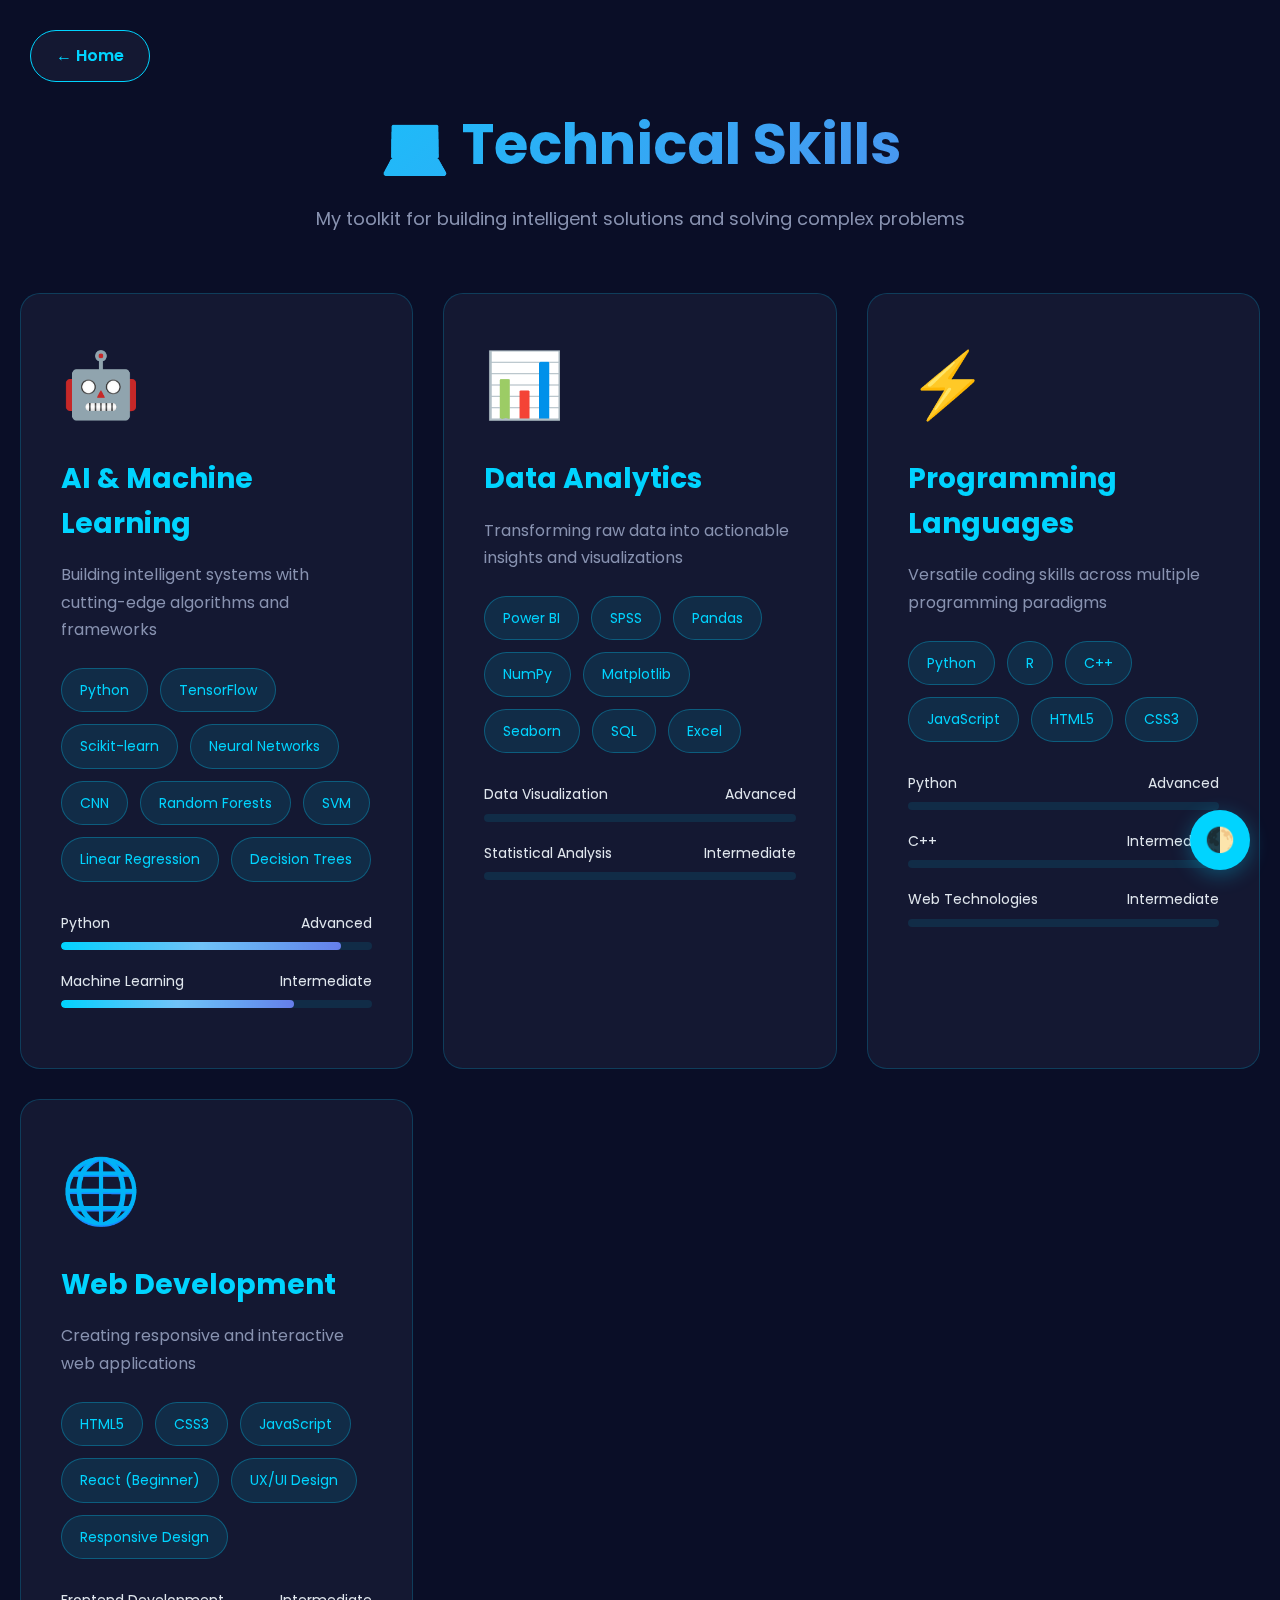
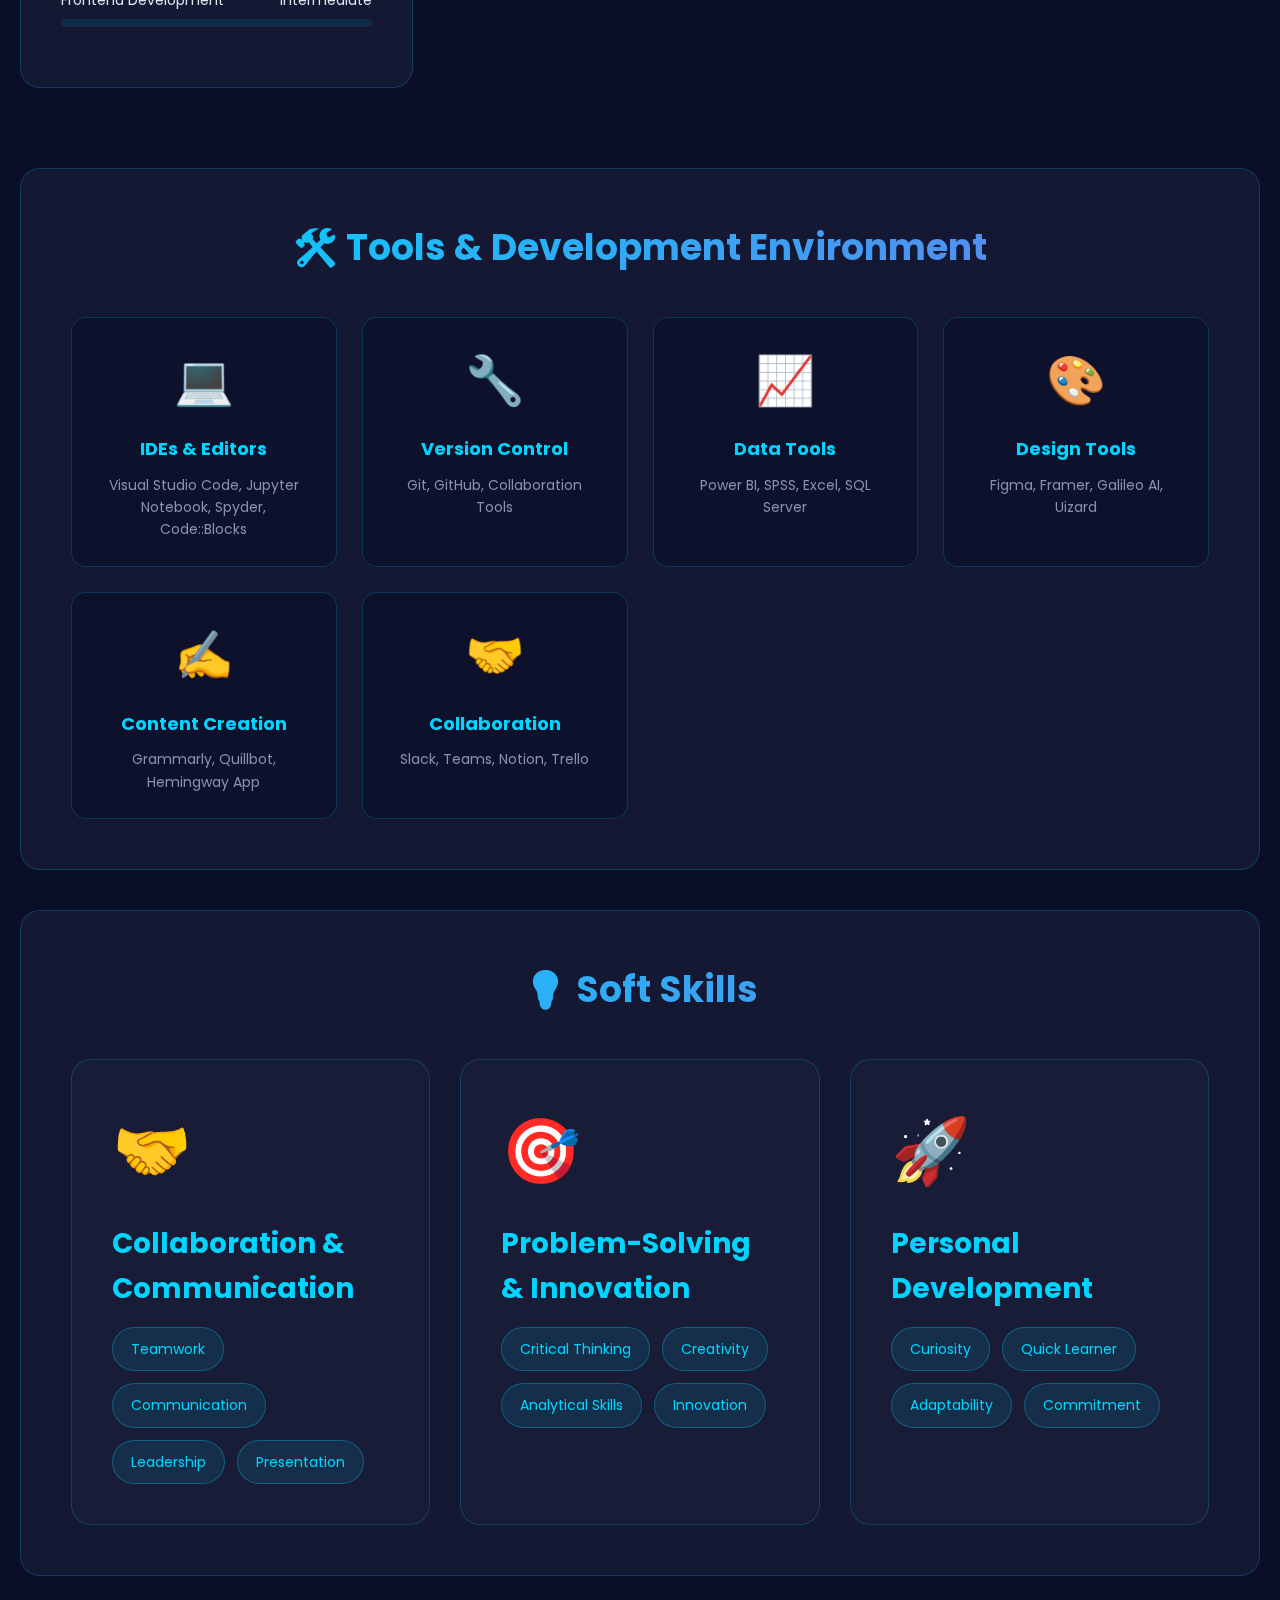
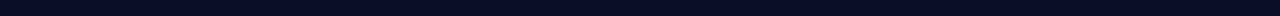
<file: skills.html>
<!DOCTYPE html>
<html lang="en">
<head>
    <meta charset="UTF-8">
    <meta name="viewport" content="width=device-width, initial-scale=1.0">
    <title>Skills - Samuel Bizimana</title>
    <link rel="stylesheet" href="css/style.css">
    <link rel="stylesheet" href="css/animations.css">
    <link rel="stylesheet" href="css/responsive.css">
    <link href="https://fonts.googleapis.com/css2?family=Poppins:wght@300;400;500;600;700&display=swap" rel="stylesheet">
    <style>
        .skills-page {
            min-height: 100vh;
            padding: 40px 20px;
            max-width: 1400px;
            margin: 0 auto;
        }

        .page-header {
            text-align: center;
            margin-bottom: 60px;
            padding-top: 60px;
        }

        .page-header h1 {
            font-size: 56px;
            background: linear-gradient(135deg, #00d4ff, #667eea);
            -webkit-background-clip: text;
            -webkit-text-fill-color: transparent;
            margin-bottom: 15px;
        }

        .page-header p {
            color: var(--text-dim);
            font-size: 18px;
        }

        .back-button {
            position: fixed;
            top: 30px;
            left: 30px;
            background: var(--card-bg);
            border: 1px solid var(--accent);
            padding: 12px 25px;
            border-radius: 50px;
            color: var(--accent);
            text-decoration: none;
            font-weight: 600;
            transition: all 0.3s ease;
            z-index: 1000;
            display: flex;
            align-items: center;
            gap: 10px;
        }

        .back-button:hover {
            background: var(--accent);
            color: var(--bg);
            transform: translateX(-5px);
        }

        .skills-container {
            display: grid;
            grid-template-columns: repeat(auto-fit, minmax(350px, 1fr));
            gap: 30px;
            margin-bottom: 60px;
        }

        .skill-category {
            background: var(--card-bg);
            backdrop-filter: blur(10px);
            padding: 40px;
            border-radius: 20px;
            border: 1px solid rgba(0, 212, 255, 0.2);
            transition: all 0.4s ease;
            position: relative;
            overflow: hidden;
        }

        .skill-category::before {
            content: '';
            position: absolute;
            top: 0;
            left: 0;
            width: 100%;
            height: 4px;
            background: var(--gradient);
            transform: scaleX(0);
            transition: transform 0.4s ease;
        }

        .skill-category:hover::before {
            transform: scaleX(1);
        }

        .skill-category:hover {
            transform: translateY(-10px);
            box-shadow: 0 20px 60px var(--accent-glow);
            border-color: var(--accent);
        }

        .category-icon {
            font-size: 64px;
            margin-bottom: 20px;
            display: inline-block;
            animation: bounce 2s infinite;
        }

        .skill-category h3 {
            font-size: 28px;
            margin-bottom: 15px;
            color: var(--accent);
        }

        .skill-category p {
            color: var(--text-dim);
            margin-bottom: 25px;
            line-height: 1.7;
        }

        .skill-list {
            display: flex;
            flex-wrap: wrap;
            gap: 12px;
        }

        .skill-item {
            background: rgba(0, 212, 255, 0.1);
            padding: 10px 18px;
            border-radius: 25px;
            font-size: 14px;
            color: var(--accent);
            border: 1px solid rgba(0, 212, 255, 0.3);
            transition: all 0.3s ease;
            cursor: pointer;
        }

        .skill-item:hover {
            background: var(--accent);
            color: var(--bg);
            transform: scale(1.05);
        }

        .proficiency-bars {
            margin-top: 30px;
        }

        .proficiency-item {
            margin-bottom: 20px;
        }

        .proficiency-label {
            display: flex;
            justify-content: space-between;
            margin-bottom: 8px;
            color: var(--text);
            font-size: 14px;
        }

        .proficiency-bar {
            width: 100%;
            height: 8px;
            background: rgba(0, 212, 255, 0.1);
            border-radius: 10px;
            overflow: hidden;
            position: relative;
        }

        .proficiency-fill {
            height: 100%;
            background: linear-gradient(90deg, #00d4ff, #667eea);
            border-radius: 10px;
            transition: width 1s ease;
            position: relative;
        }

        .proficiency-fill::after {
            content: '';
            position: absolute;
            top: 0;
            left: 0;
            right: 0;
            bottom: 0;
            background: linear-gradient(90deg, transparent, rgba(255,255,255,0.3), transparent);
            animation: shimmer 2s infinite;
        }

        @keyframes shimmer {
            0% { transform: translateX(-100%); }
            100% { transform: translateX(100%); }
        }

        .tools-section {
            margin-top: 80px;
            padding: 50px;
            background: var(--card-bg);
            border-radius: 20px;
            border: 1px solid rgba(0, 212, 255, 0.2);
        }

        .tools-section h2 {
            font-size: 36px;
            text-align: center;
            margin-bottom: 40px;
            background: linear-gradient(135deg, #00d4ff, #667eea);
            -webkit-background-clip: text;
            -webkit-text-fill-color: transparent;
        }

        .tools-grid {
            display: grid;
            grid-template-columns: repeat(auto-fit, minmax(250px, 1fr));
            gap: 25px;
        }

        .tool-card {
            background: rgba(10, 14, 39, 0.6);
            padding: 25px;
            border-radius: 15px;
            border: 1px solid rgba(0, 212, 255, 0.2);
            text-align: center;
            transition: all 0.3s ease;
        }

        .tool-card:hover {
            transform: translateY(-5px);
            border-color: var(--accent);
            box-shadow: 0 10px 30px var(--accent-glow);
        }

        .tool-icon {
            font-size: 48px;
            margin-bottom: 15px;
        }

        .tool-card h4 {
            color: var(--accent);
            margin-bottom: 10px;
            font-size: 18px;
        }

        .tool-card p {
            color: var(--text-dim);
            font-size: 14px;
        }
    </style>
</head>
<body>
    <div class="particles" id="particles"></div>

    <a href="index.html" class="back-button">
        ← Home
    </a>

    <div class="skills-page">
        <div class="page-header">
            <h1>💻 Technical Skills</h1>
            <p>My toolkit for building intelligent solutions and solving complex problems</p>
        </div>

        <div class="skills-container">
            <!-- AI & Machine Learning -->
            <div class="skill-category">
                <div class="category-icon">🤖</div>
                <h3>AI & Machine Learning</h3>
                <p>Building intelligent systems with cutting-edge algorithms and frameworks</p>
                <div class="skill-list">
                    <span class="skill-item">Python</span>
                    <span class="skill-item">TensorFlow</span>
                    <span class="skill-item">Scikit-learn</span>
                    <span class="skill-item">Neural Networks</span>
                    <span class="skill-item">CNN</span>
                    <span class="skill-item">Random Forests</span>
                    <span class="skill-item">SVM</span>
                    <span class="skill-item">Linear Regression</span>
                    <span class="skill-item">Decision Trees</span>
                </div>
                <div class="proficiency-bars">
                    <div class="proficiency-item">
                        <div class="proficiency-label">
                            <span>Python</span>
                            <span>Advanced</span>
                        </div>
                        <div class="proficiency-bar">
                            <div class="proficiency-fill" style="width: 90%"></div>
                        </div>
                    </div>
                    <div class="proficiency-item">
                        <div class="proficiency-label">
                            <span>Machine Learning</span>
                            <span>Intermediate</span>
                        </div>
                        <div class="proficiency-bar">
                            <div class="proficiency-fill" style="width: 75%"></div>
                        </div>
                    </div>
                </div>
            </div>

            <!-- Data Analytics -->
            <div class="skill-category">
                <div class="category-icon">📊</div>
                <h3>Data Analytics</h3>
                <p>Transforming raw data into actionable insights and visualizations</p>
                <div class="skill-list">
                    <span class="skill-item">Power BI</span>
                    <span class="skill-item">SPSS</span>
                    <span class="skill-item">Pandas</span>
                    <span class="skill-item">NumPy</span>
                    <span class="skill-item">Matplotlib</span>
                    <span class="skill-item">Seaborn</span>
                    <span class="skill-item">SQL</span>
                    <span class="skill-item">Excel</span>
                </div>
                <div class="proficiency-bars">
                    <div class="proficiency-item">
                        <div class="proficiency-label">
                            <span>Data Visualization</span>
                            <span>Advanced</span>
                        </div>
                        <div class="proficiency-bar">
                            <div class="proficiency-fill" style="width: 85%"></div>
                        </div>
                    </div>
                    <div class="proficiency-item">
                        <div class="proficiency-label">
                            <span>Statistical Analysis</span>
                            <span>Intermediate</span>
                        </div>
                        <div class="proficiency-bar">
                            <div class="proficiency-fill" style="width: 70%"></div>
                        </div>
                    </div>
                </div>
            </div>

            <!-- Programming Languages -->
            <div class="skill-category">
                <div class="category-icon">⚡</div>
                <h3>Programming Languages</h3>
                <p>Versatile coding skills across multiple programming paradigms</p>
                <div class="skill-list">
                    <span class="skill-item">Python</span>
                    <span class="skill-item">R</span>
                    <span class="skill-item">C++</span>
                    <span class="skill-item">JavaScript</span>
                    <span class="skill-item">HTML5</span>
                    <span class="skill-item">CSS3</span>
                </div>
                <div class="proficiency-bars">
                    <div class="proficiency-item">
                        <div class="proficiency-label">
                            <span>Python</span>
                            <span>Advanced</span>
                        </div>
                        <div class="proficiency-bar">
                            <div class="proficiency-fill" style="width: 90%"></div>
                        </div>
                    </div>
                    <div class="proficiency-item">
                        <div class="proficiency-label">
                            <span>C++</span>
                            <span>Intermediate</span>
                        </div>
                        <div class="proficiency-bar">
                            <div class="proficiency-fill" style="width: 70%"></div>
                        </div>
                    </div>
                    <div class="proficiency-item">
                        <div class="proficiency-label">
                            <span>Web Technologies</span>
                            <span>Intermediate</span>
                        </div>
                        <div class="proficiency-bar">
                            <div class="proficiency-fill" style="width: 65%"></div>
                        </div>
                    </div>
                </div>
            </div>

            <!-- Web Development -->
            <div class="skill-category">
                <div class="category-icon">🌐</div>
                <h3>Web Development</h3>
                <p>Creating responsive and interactive web applications</p>
                <div class="skill-list">
                    <span class="skill-item">HTML5</span>
                    <span class="skill-item">CSS3</span>
                    <span class="skill-item">JavaScript</span>
                    <span class="skill-item">React (Beginner)</span>
                    <span class="skill-item">UX/UI Design</span>
                    <span class="skill-item">Responsive Design</span>
                </div>
                <div class="proficiency-bars">
                    <div class="proficiency-item">
                        <div class="proficiency-label">
                            <span>Frontend Development</span>
                            <span>Intermediate</span>
                        </div>
                        <div class="proficiency-bar">
                            <div class="proficiency-fill" style="width: 70%"></div>
                        </div>
                    </div>
                </div>
            </div>
        </div>

        <!-- Tools & Platforms -->
        <div class="tools-section">
            <h2>🛠️ Tools & Development Environment</h2>
            <div class="tools-grid">
                <div class="tool-card">
                    <div class="tool-icon">💻</div>
                    <h4>IDEs & Editors</h4>
                    <p>Visual Studio Code, Jupyter Notebook, Spyder, Code::Blocks</p>
                </div>

                <div class="tool-card">
                    <div class="tool-icon">🔧</div>
                    <h4>Version Control</h4>
                    <p>Git, GitHub, Collaboration Tools</p>
                </div>

                <div class="tool-card">
                    <div class="tool-icon">📈</div>
                    <h4>Data Tools</h4>
                    <p>Power BI, SPSS, Excel, SQL Server</p>
                </div>

                <div class="tool-card">
                    <div class="tool-icon">🎨</div>
                    <h4>Design Tools</h4>
                    <p>Figma, Framer, Galileo AI, Uizard</p>
                </div>

                <div class="tool-card">
                    <div class="tool-icon">✍️</div>
                    <h4>Content Creation</h4>
                    <p>Grammarly, Quillbot, Hemingway App</p>
                </div>

                <div class="tool-card">
                    <div class="tool-icon">🤝</div>
                    <h4>Collaboration</h4>
                    <p>Slack, Teams, Notion, Trello</p>
                </div>
            </div>
        </div>

        <!-- Soft Skills Section -->
        <div class="tools-section" style="margin-top: 40px;">
            <h2>💡 Soft Skills</h2>
            <div class="skills-container" style="margin-bottom: 0;">
                <div class="skill-category">
                    <div class="category-icon">🤝</div>
                    <h3>Collaboration & Communication</h3>
                    <div class="skill-list">
                        <span class="skill-item">Teamwork</span>
                        <span class="skill-item">Communication</span>
                        <span class="skill-item">Leadership</span>
                        <span class="skill-item">Presentation</span>
                    </div>
                </div>

                <div class="skill-category">
                    <div class="category-icon">🎯</div>
                    <h3>Problem-Solving & Innovation</h3>
                    <div class="skill-list">
                        <span class="skill-item">Critical Thinking</span>
                        <span class="skill-item">Creativity</span>
                        <span class="skill-item">Analytical Skills</span>
                        <span class="skill-item">Innovation</span>
                    </div>
                </div>

                <div class="skill-category">
                    <div class="category-icon">🚀</div>
                    <h3>Personal Development</h3>
                    <div class="skill-list">
                        <span class="skill-item">Curiosity</span>
                        <span class="skill-item">Quick Learner</span>
                        <span class="skill-item">Adaptability</span>
                        <span class="skill-item">Commitment</span>
                    </div>
                </div>
            </div>
        </div>
    </div>

    <!-- Theme Toggle -->
    <div class="theme-toggle" onclick="toggleTheme()">
        <span id="theme-icon">🌓</span>
    </div>

    <script src="js/main.js"></script>
    <script src="js/navigation.js"></script>
    <script>
        // Animate proficiency bars on load
        window.addEventListener('load', () => {
            const bars = document.querySelectorAll('.proficiency-fill');
            bars.forEach((bar, index) => {
                const width = bar.style.width;
                bar.style.width = '0%';
                setTimeout(() => {
                    bar.style.width = width;
                }, index * 200 + 500);
            });
        });
    </script>
</body>
</html>
</file>
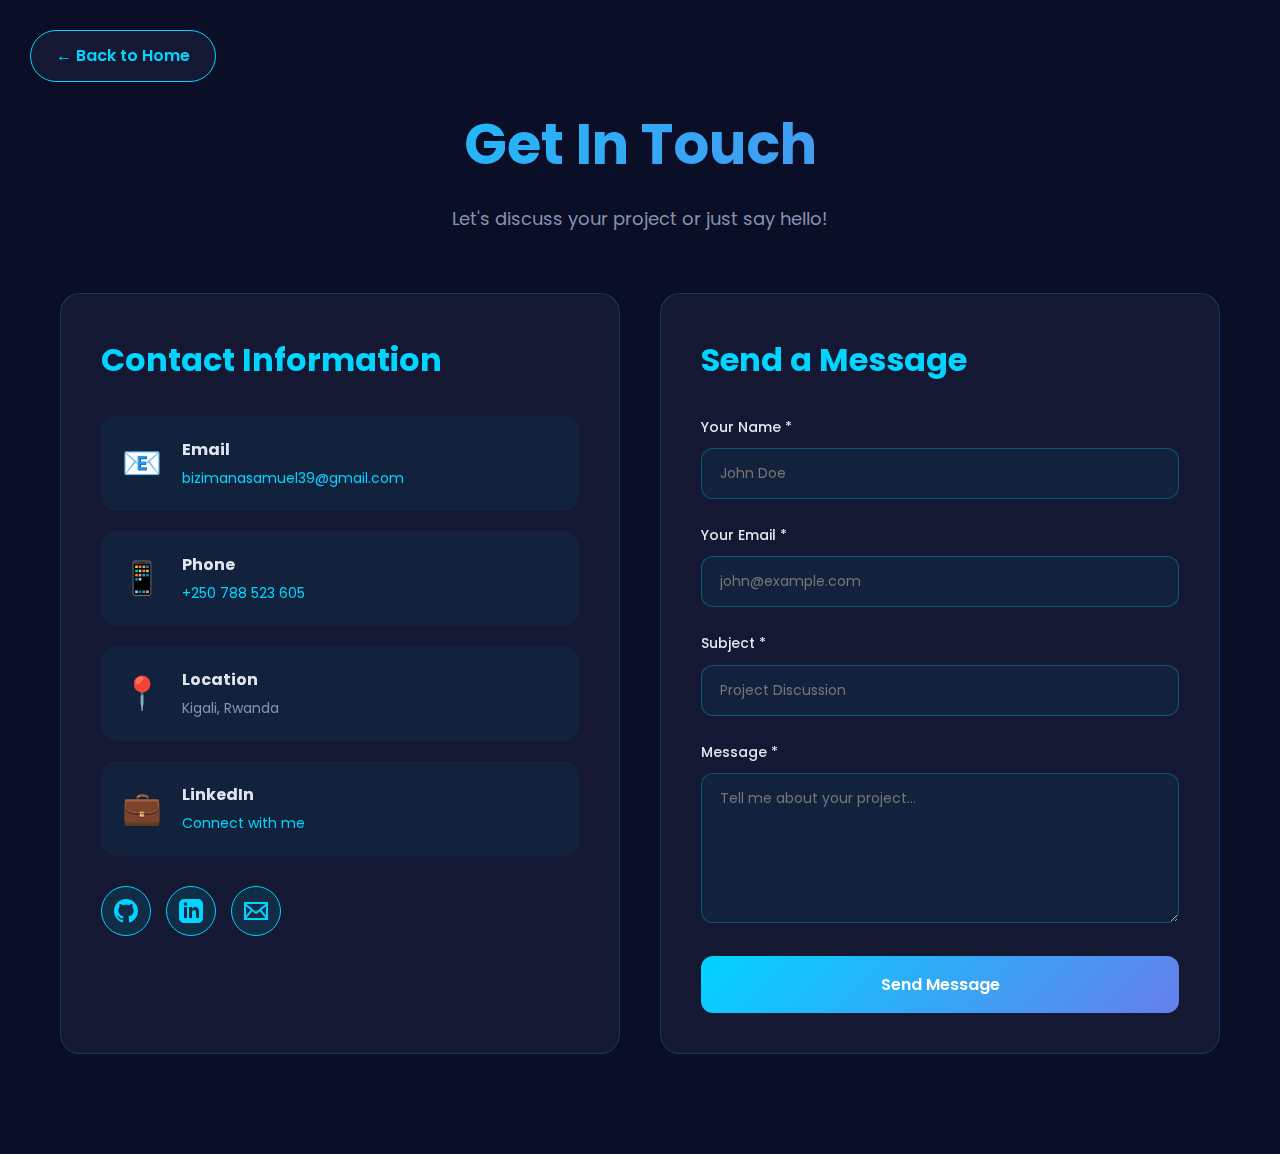
<file: samuel-portfolio/contact.html>
<!DOCTYPE html>
<html lang="en">
<head>
    <meta charset="UTF-8">
    <meta name="viewport" content="width=device-width, initial-scale=1.0">
    <title>Contact - Samuel Bizimana</title>
    <link rel="stylesheet" href="css/style.css">
    <link rel="stylesheet" href="css/animations.css">
    <link rel="stylesheet" href="css/responsive.css">
    <link href="https://fonts.googleapis.com/css2?family=Poppins:wght@300;400;500;600;700&display=swap" rel="stylesheet">
    <style>
        .contact-page {
            min-height: 100vh;
            padding: 40px 20px;
            max-width: 1200px;
            margin: 0 auto;
        }

        .page-header {
            text-align: center;
            margin-bottom: 60px;
            padding-top: 60px;
        }

        .page-header h1 {
            font-size: 56px;
            background: linear-gradient(135deg, #00d4ff, #667eea);
            -webkit-background-clip: text;
            -webkit-text-fill-color: transparent;
            margin-bottom: 15px;
        }

        .page-header p {
            color: var(--text-dim);
            font-size: 18px;
        }

        .back-button {
            position: fixed;
            top: 30px;
            left: 30px;
            background: var(--card-bg);
            border: 1px solid var(--accent);
            padding: 12px 25px;
            border-radius: 50px;
            color: var(--accent);
            text-decoration: none;
            font-weight: 600;
            transition: all 0.3s ease;
            z-index: 1000;
        }

        .back-button:hover {
            background: var(--accent);
            color: var(--bg);
            transform: translateX(-5px);
        }

        .contact-container {
            display: grid;
            grid-template-columns: 1fr 1fr;
            gap: 40px;
            margin-bottom: 60px;
        }

        .contact-info-section {
            background: var(--card-bg);
            backdrop-filter: blur(10px);
            padding: 40px;
            border-radius: 20px;
            border: 1px solid rgba(0, 212, 255, 0.2);
        }

        .contact-info-section h2 {
            font-size: 32px;
            color: var(--accent);
            margin-bottom: 30px;
        }

        .contact-item {
            display: flex;
            align-items: flex-start;
            gap: 20px;
            padding: 20px;
            background: rgba(0, 212, 255, 0.05);
            border-radius: 15px;
            margin-bottom: 20px;
            transition: all 0.3s ease;
            border: 1px solid transparent;
        }

        .contact-item:hover {
            transform: translateX(10px);
            background: rgba(0, 212, 255, 0.1);
            border-color: var(--accent);
        }

        .contact-icon {
            font-size: 32px;
            flex-shrink: 0;
        }

        .contact-details h4 {
            color: var(--text);
            margin-bottom: 5px;
            font-size: 16px;
        }

        .contact-details p {
            color: var(--text-dim);
            font-size: 14px;
            line-height: 1.6;
        }

        .contact-details a {
            color: var(--accent);
            text-decoration: none;
            transition: all 0.3s ease;
        }

        .contact-details a:hover {
            color: var(--accent-secondary);
            text-decoration: underline;
        }

        .contact-form-section {
            background: var(--card-bg);
            backdrop-filter: blur(10px);
            padding: 40px;
            border-radius: 20px;
            border: 1px solid rgba(0, 212, 255, 0.2);
        }

        .contact-form-section h2 {
            font-size: 32px;
            color: var(--accent);
            margin-bottom: 30px;
        }

        .form-group {
            margin-bottom: 25px;
        }

        .form-group label {
            display: block;
            margin-bottom: 10px;
            color: var(--text);
            font-weight: 500;
            font-size: 14px;
        }

        .form-group input,
        .form-group textarea {
            width: 100%;
            background: rgba(0, 212, 255, 0.05);
            border: 1px solid rgba(0, 212, 255, 0.3);
            padding: 14px 18px;
            border-radius: 12px;
            color: var(--text);
            font-family: 'Poppins', sans-serif;
            font-size: 14px;
            transition: all 0.3s ease;
        }

        .form-group input:focus,
        .form-group textarea:focus {
            outline: none;
            border-color: var(--accent);
            box-shadow: 0 0 20px rgba(0, 212, 255, 0.2);
            background: rgba(0, 212, 255, 0.08);
        }

        .form-group textarea {
            min-height: 150px;
            resize: vertical;
        }

        .submit-btn {
            width: 100%;
            background: linear-gradient(135deg, #00d4ff, #667eea);
            border: none;
            padding: 16px 30px;
            border-radius: 12px;
            color: white;
            font-weight: 600;
            font-size: 16px;
            cursor: pointer;
            transition: all 0.3s ease;
            font-family: 'Poppins', sans-serif;
        }

        .submit-btn:hover {
            transform: translateY(-3px);
            box-shadow: 0 10px 30px rgba(0, 212, 255, 0.4);
        }

        .social-links {
            display: flex;
            gap: 15px;
            margin-top: 30px;
        }

        .social-link {
            width: 50px;
            height: 50px;
            display: flex;
            align-items: center;
            justify-content: center;
            background: rgba(0, 212, 255, 0.1);
            border: 1px solid var(--accent);
            border-radius: 50%;
            color: var(--accent);
            text-decoration: none;
            font-size: 20px;
            transition: all 0.3s ease;
        }

        .social-link:hover {
            background: var(--accent);
            color: var(--bg);
            transform: translateY(-5px);
        }

        @media (max-width: 768px) {
            .contact-container {
                grid-template-columns: 1fr;
            }

            .page-header h1 {
                font-size: 36px;
            }

            .back-button {
                top: 15px;
                left: 15px;
                padding: 10px 20px;
            }
        }
    </style>
</head>
<body>
    <a href="index.html" class="back-button">← Back to Home</a>

    <div class="contact-page">
        <div class="page-header">
            <h1>Get In Touch</h1>
            <p>Let's discuss your project or just say hello!</p>
        </div>

        <div class="contact-container">
            <!-- Contact Information -->
            <div class="contact-info-section">
                <h2>Contact Information</h2>
                
                <div class="contact-item">
                    <div class="contact-icon">📧</div>
                    <div class="contact-details">
                        <h4>Email</h4>
                        <p><a href="mailto:bizimanasamuel39@gmail.com">bizimanasamuel39@gmail.com</a></p>
                    </div>
                </div>

                <div class="contact-item">
                    <div class="contact-icon">📱</div>
                    <div class="contact-details">
                        <h4>Phone</h4>
                        <p><a href="tel:+250788523605">+250 788 523 605</a></p>
                    </div>
                </div>

                <div class="contact-item">
                    <div class="contact-icon">📍</div>
                    <div class="contact-details">
                        <h4>Location</h4>
                        <p>Kigali, Rwanda</p>
                    </div>
                </div>

                <div class="contact-item">
                    <div class="contact-icon">💼</div>
                    <div class="contact-details">
                        <h4>LinkedIn</h4>
                        <p><a href="https://www.linkedin.com/in/samuel-bizimana-b3bb60339" target="_blank">Connect with me</a></p>
                    </div>
                </div>

                <div class="social-links">
                    <a href="https://github.com/samuel-bizimana" class="social-link" target="_blank" title="GitHub">
                        <svg width="24" height="24" fill="currentColor" viewBox="0 0 24 24">
                            <path d="M12 0c-6.626 0-12 5.373-12 12 0 5.302 3.438 9.8 8.207 11.387.599.111.793-.261.793-.577v-2.234c-3.338.726-4.033-1.416-4.033-1.416-.546-1.387-1.333-1.756-1.333-1.756-1.089-.745.083-.729.083-.729 1.205.084 1.839 1.237 1.839 1.237 1.07 1.834 2.807 1.304 3.492.997.107-.775.418-1.305.762-1.604-2.665-.305-5.467-1.334-5.467-5.931 0-1.311.469-2.381 1.236-3.221-.124-.303-.535-1.524.117-3.176 0 0 1.008-.322 3.301 1.23.957-.266 1.983-.399 3.003-.404 1.02.005 2.047.138 3.006.404 2.291-1.552 3.297-1.23 3.297-1.23.653 1.653.242 2.874.118 3.176.77.84 1.235 1.911 1.235 3.221 0 4.609-2.807 5.624-5.479 5.921.43.372.823 1.102.823 2.222v3.293c0 .319.192.694.801.576 4.765-1.589 8.199-6.086 8.199-11.386 0-6.627-5.373-12-12-12z"/>
                        </svg>
                    </a>
                    <a href="https://www.linkedin.com/in/samuel-bizimana-b3bb60339" class="social-link" target="_blank" title="LinkedIn">
                        <svg width="24" height="24" fill="currentColor" viewBox="0 0 24 24">
                            <path d="M19 0h-14c-2.761 0-5 2.239-5 5v14c0 2.761 2.239 5 5 5h14c2.762 0 5-2.239 5-5v-14c0-2.761-2.238-5-5-5zm-11 19h-3v-11h3v11zm-1.5-12.268c-.966 0-1.75-.79-1.75-1.764s.784-1.764 1.75-1.764 1.75.79 1.75 1.764-.783 1.764-1.75 1.764zm13.5 12.268h-3v-5.604c0-3.368-4-3.113-4 0v5.604h-3v-11h3v1.765c1.396-2.586 7-2.777 7 2.476v6.759z"/>
                        </svg>
                    </a>
                    <a href="mailto:bizimanasamuel39@gmail.com" class="social-link" title="Email">
                        <svg width="24" height="24" fill="currentColor" viewBox="0 0 24 24">
                            <path d="M0 3v18h24v-18h-24zm6.623 7.929l-4.623 5.712v-9.458l4.623 3.746zm-4.141-5.929h19.035l-9.517 7.713-9.518-7.713zm5.694 7.188l3.824 3.099 3.83-3.104 5.612 6.817h-18.779l5.513-6.812zm9.208-1.264l4.616-3.741v9.348l-4.616-5.607z"/>
                        </svg>
                    </a>
                </div>
            </div>

            <!-- Contact Form -->
            <div class="contact-form-section">
                <h2>Send a Message</h2>
                <form id="contactForm">
                    <div class="form-group">
                        <label for="name">Your Name *</label>
                        <input type="text" id="name" name="name" required placeholder="John Doe">
                    </div>

                    <div class="form-group">
                        <label for="email">Your Email *</label>
                        <input type="email" id="email" name="email" required placeholder="john@example.com">
                    </div>

                    <div class="form-group">
                        <label for="subject">Subject *</label>
                        <input type="text" id="subject" name="subject" required placeholder="Project Discussion">
                    </div>

                    <div class="form-group">
                        <label for="message">Message *</label>
                        <textarea id="message" name="message" required placeholder="Tell me about your project..."></textarea>
                    </div>

                    <button type="submit" class="submit-btn">Send Message</button>
                </form>
            </div>
        </div>
    </div>

    <script>
        // Form submission handler
        document.getElementById('contactForm').addEventListener('submit', function(e) {
            e.preventDefault();
            
            const name = document.getElementById('name').value;
            const email = document.getElementById('email').value;
            const subject = document.getElementById('subject').value;
            const message = document.getElementById('message').value;
            
            // You can integrate with a backend service or email API here
            // For now, we'll show a success message
            alert(`Thank you ${name}! Your message has been received. I'll get back to you soon at ${email}.`);
            
            // Reset form
            this.reset();
        });

        // Add animation on scroll
        const observerOptions = {
            threshold: 0.1,
            rootMargin: '0px 0px -50px 0px'
        };

        const observer = new IntersectionObserver(function(entries) {
            entries.forEach(entry => {
                if (entry.isIntersecting) {
                    entry.target.style.opacity = '1';
                    entry.target.style.transform = 'translateY(0)';
                }
            });
        }, observerOptions);

        document.querySelectorAll('.contact-item, .form-group').forEach(el => {
            el.style.opacity = '0';
            el.style.transform = 'translateY(20px)';
            el.style.transition = 'all 0.6s ease';
            observer.observe(el);
        });
    </script>
</body>
</html>
</file>
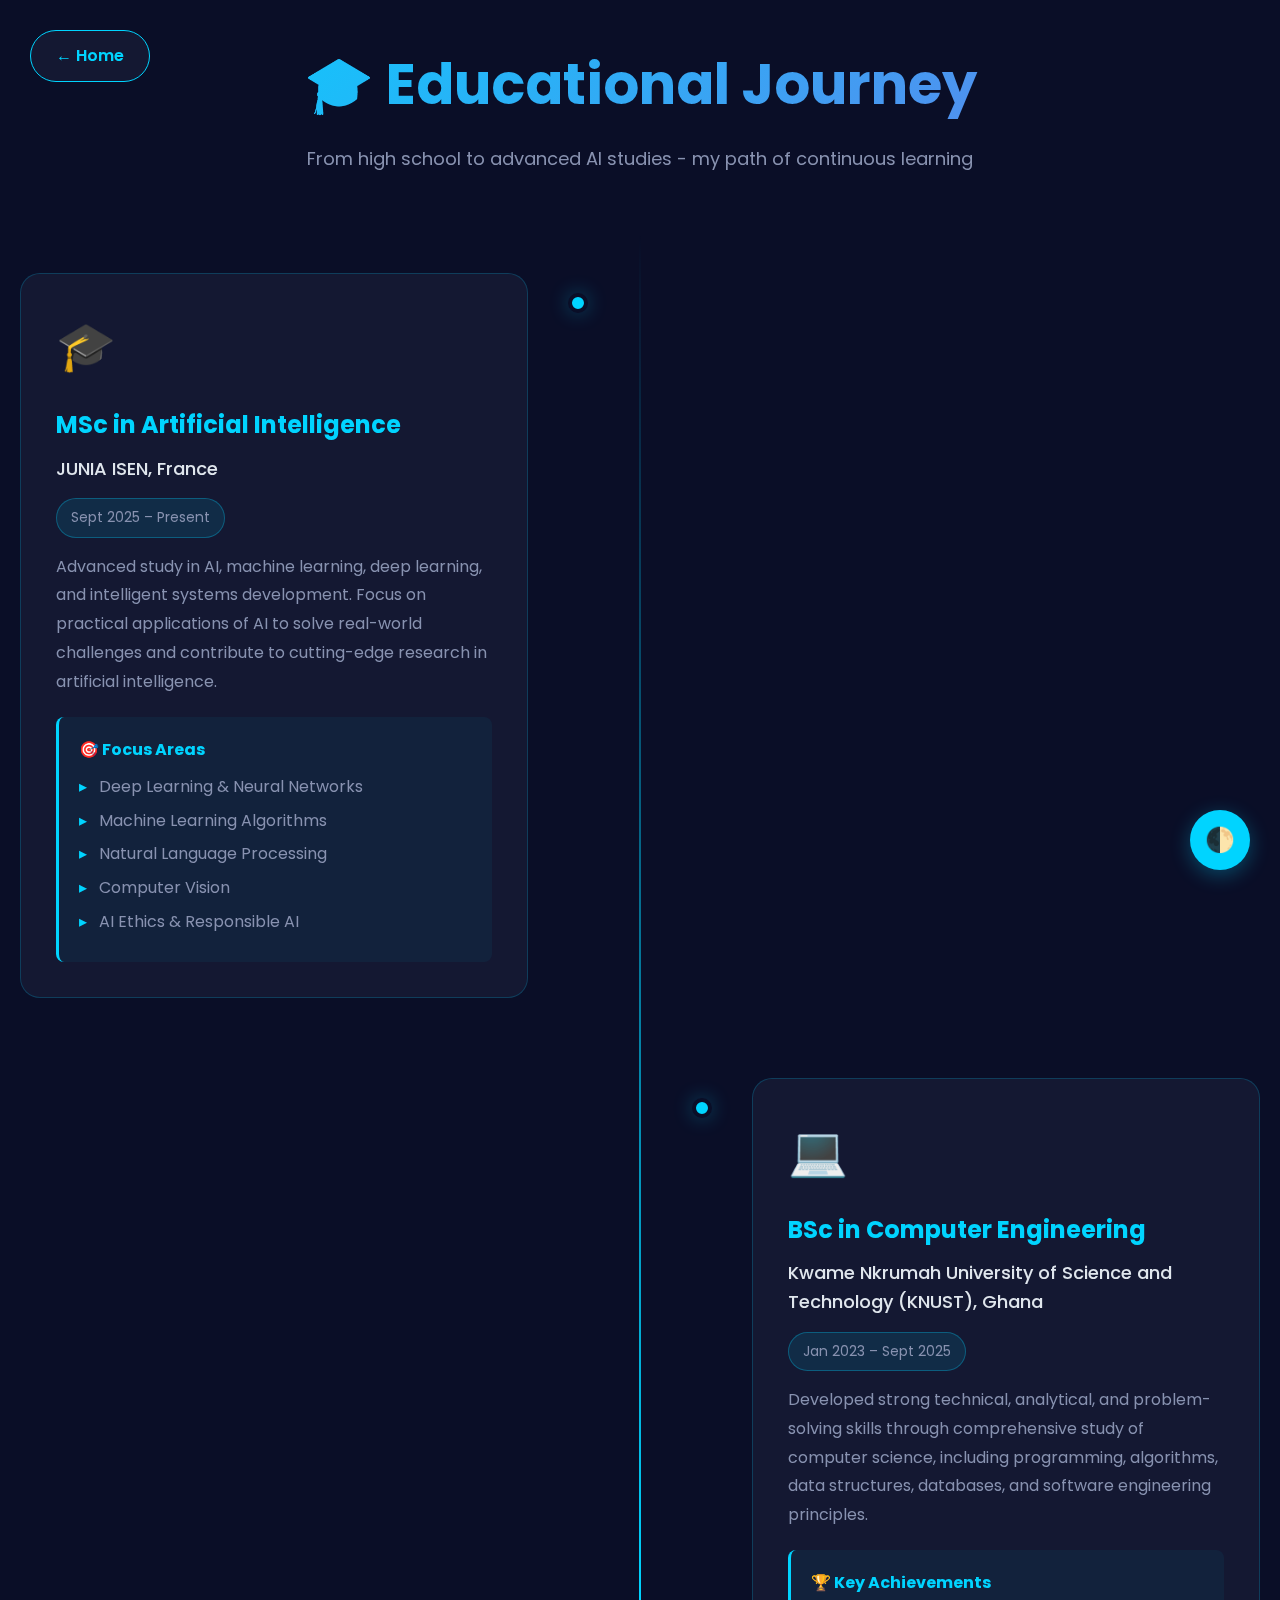
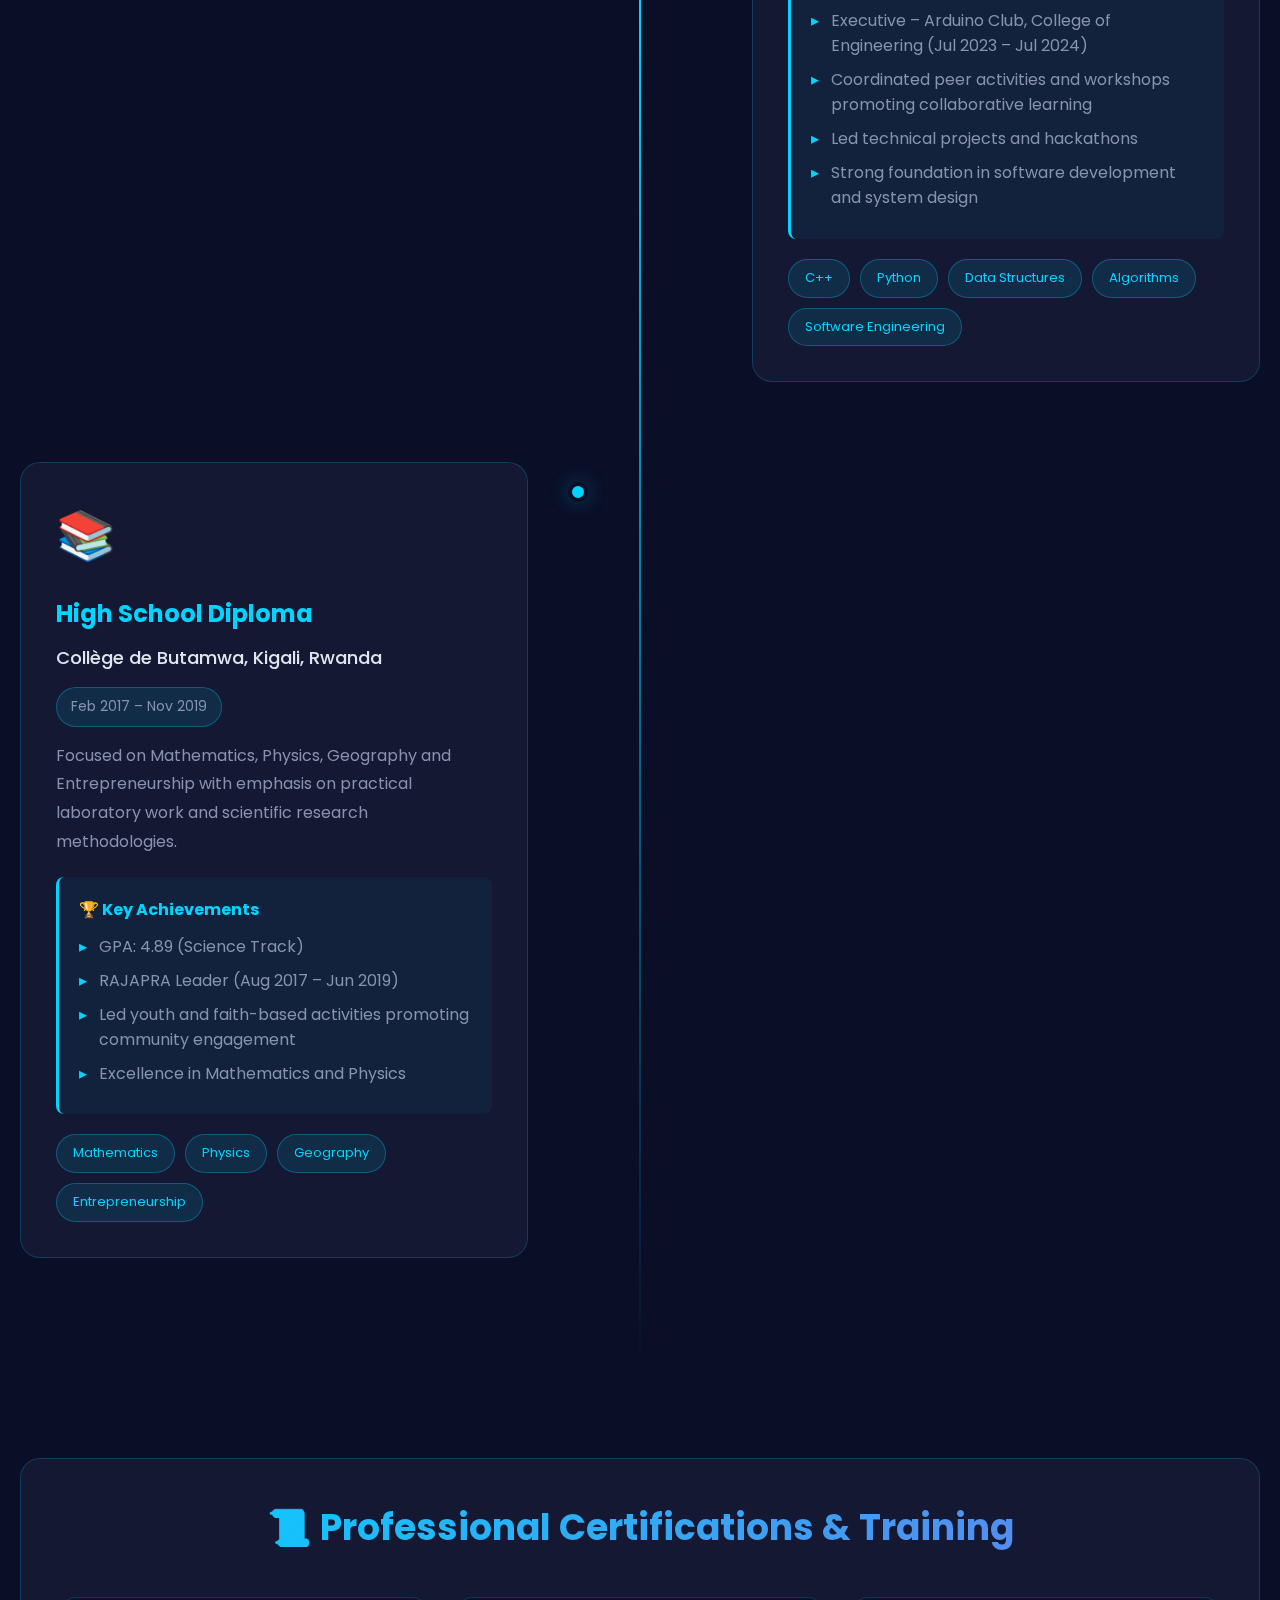
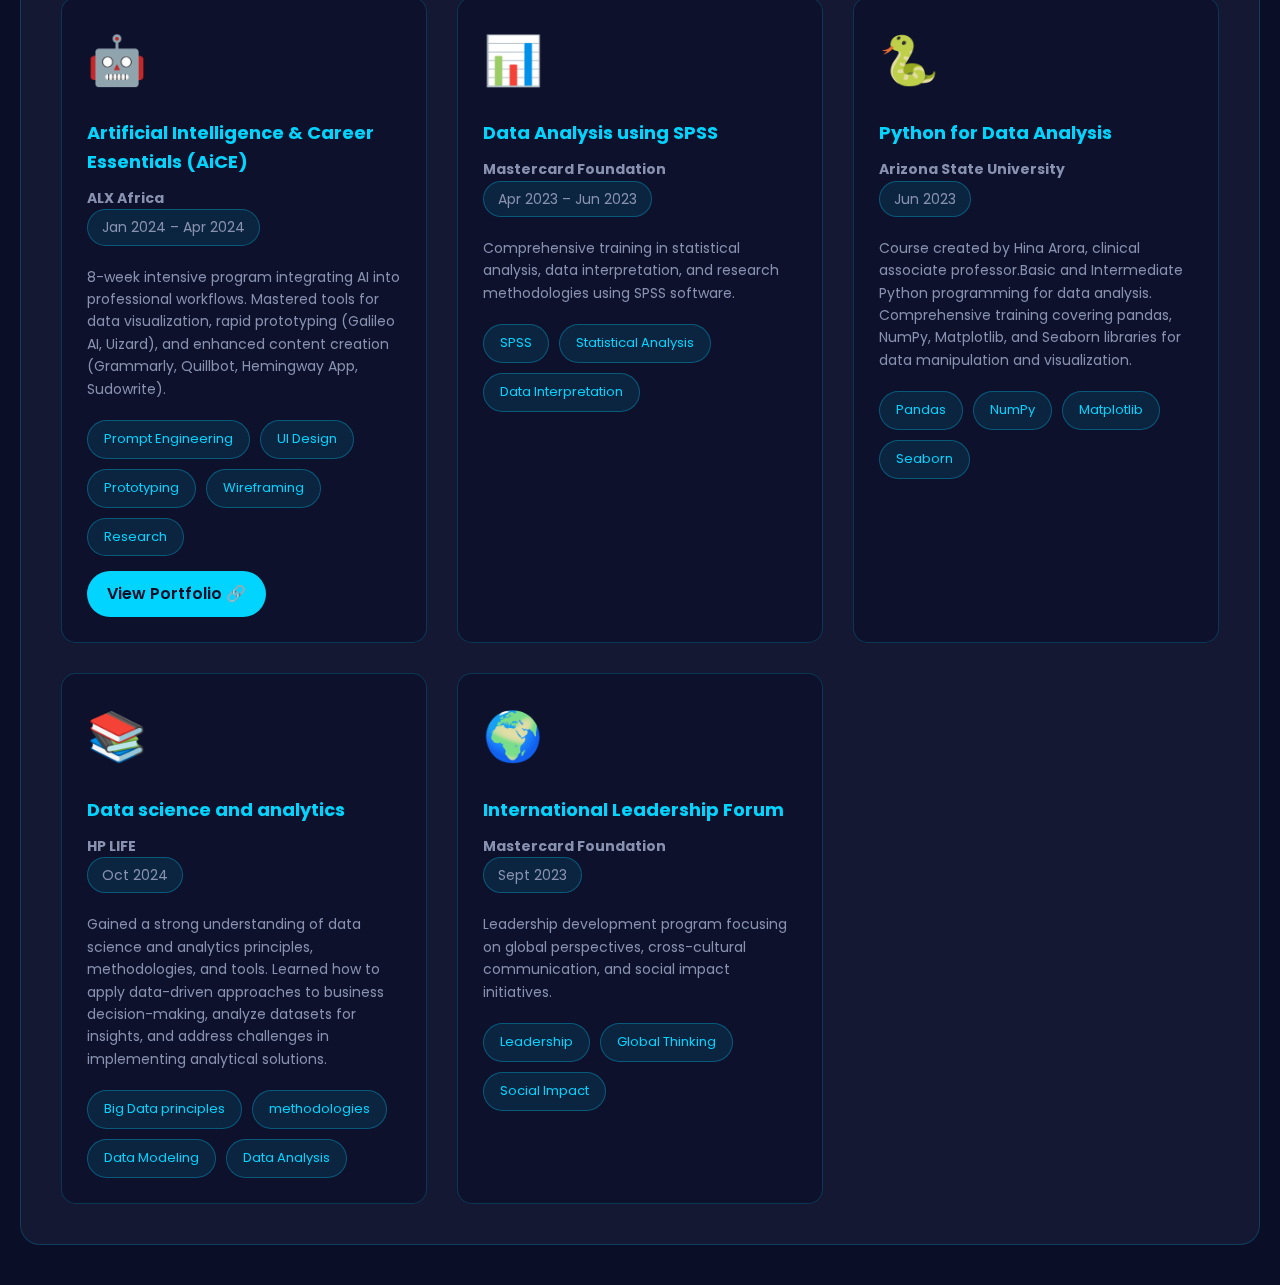
<file: samuel-portfolio/education.html>
<!DOCTYPE html>
<html lang="en">
<head>
    <meta charset="UTF-8">
    <meta name="viewport" content="width=device-width, initial-scale=1.0">
    <title>Education - Samuel Bizimana</title>
    <link rel="stylesheet" href="css/style.css">
    <link rel="stylesheet" href="css/animations.css">
    <link rel="stylesheet" href="css/responsive.css">
    <link href="https://fonts.googleapis.com/css2?family=Poppins:wght@300;400;500;600;700&display=swap" rel="stylesheet">
    <style>
        .education-page {
            min-height: 100vh;
            padding: 40px 20px;
            max-width: 1400px;
            margin: 0 auto;
        }

        .page-header {
            text-align: center;
            margin-bottom: 60px;
        }

        .page-header h1 {
            font-size: 56px;
            background: linear-gradient(135deg, #00d4ff, #667eea);
            -webkit-background-clip: text;
            -webkit-text-fill-color: transparent;
            margin-bottom: 15px;
        }

        .page-header p {
            color: var(--text-dim);
            font-size: 18px;
        }

        .back-button {
            position: fixed;
            top: 30px;
            left: 30px;
            background: var(--card-bg);
            border: 1px solid var(--accent);
            padding: 12px 25px;
            border-radius: 50px;
            color: var(--accent);
            text-decoration: none;
            font-weight: 600;
            transition: all 0.3s ease;
            z-index: 1000;
            display: flex;
            align-items: center;
            gap: 10px;
        }

        .back-button:hover {
            background: var(--accent);
            color: var(--bg);
            transform: translateX(-5px);
        }

        .timeline {
            position: relative;
            padding: 40px 0;
        }

        .timeline::before {
            content: '';
            position: absolute;
            left: 50%;
            top: 0;
            bottom: 0;
            width: 2px;
            background: linear-gradient(180deg, transparent, var(--accent), transparent);
            transform: translateX(-50%);
        }

        .timeline-item {
            margin-bottom: 80px;
            position: relative;
            width: 45%;
        }

        .timeline-item:nth-child(odd) {
            margin-left: 0;
            margin-right: auto;
            padding-right: 50px;
        }

        .timeline-item:nth-child(even) {
            margin-left: auto;
            margin-right: 0;
            padding-left: 50px;
        }

        .timeline-dot {
            position: absolute;
            top: 20px;
            width: 20px;
            height: 20px;
            background: var(--accent);
            border-radius: 50%;
            border: 4px solid var(--bg);
            box-shadow: 0 0 20px var(--accent-glow);
            z-index: 10;
        }

        .timeline-item:nth-child(odd) .timeline-dot {
            right: -10px;
        }

        .timeline-item:nth-child(even) .timeline-dot {
            left: -10px;
        }

        .education-card {
            background: var(--card-bg);
            backdrop-filter: blur(10px);
            padding: 35px;
            border-radius: 20px;
            border: 1px solid rgba(0, 212, 255, 0.2);
            transition: all 0.4s ease;
            position: relative;
            overflow: hidden;
        }

        .education-card::before {
            content: '';
            position: absolute;
            top: 0;
            left: 0;
            width: 100%;
            height: 5px;
            background: var(--gradient);
            transform: scaleX(0);
            transition: transform 0.4s ease;
        }

        .education-card:hover::before {
            transform: scaleX(1);
        }

        .education-card:hover {
            transform: translateY(-10px);
            box-shadow: 0 20px 60px var(--accent-glow);
            border-color: var(--accent);
        }

        .edu-icon {
            font-size: 48px;
            margin-bottom: 20px;
            display: inline-block;
        }

        .education-card h3 {
            font-size: 24px;
            margin-bottom: 10px;
            color: var(--accent);
        }

        .education-card h4 {
            font-size: 18px;
            color: var(--text);
            margin-bottom: 15px;
            font-weight: 500;
        }

        .edu-date {
            color: var(--text-dim);
            font-size: 14px;
            margin-bottom: 20px;
            display: inline-block;
            padding: 6px 14px;
            background: rgba(0, 212, 255, 0.1);
            border-radius: 20px;
            border: 1px solid rgba(0, 212, 255, 0.3);
        }

        .education-card p {
            color: var(--text-dim);
            line-height: 1.8;
            margin-bottom: 15px;
        }

        .achievements {
            margin-top: 20px;
            padding: 20px;
            background: rgba(0, 212, 255, 0.05);
            border-left: 3px solid var(--accent);
            border-radius: 8px;
        }

        .achievements h5 {
            color: var(--accent);
            margin-bottom: 12px;
            font-size: 16px;
        }

        .achievements ul {
            list-style: none;
            padding: 0;
        }

        .achievements li {
            margin: 8px 0;
            padding-left: 20px;
            position: relative;
            color: var(--text-dim);
        }

        .achievements li::before {
            content: '▸';
            position: absolute;
            left: 0;
            color: var(--accent);
        }

        .skill-tags {
            display: flex;
            flex-wrap: wrap;
            gap: 10px;
            margin-top: 20px;
        }

        .tag {
            background: rgba(0, 212, 255, 0.1);
            padding: 8px 16px;
            border-radius: 20px;
            font-size: 13px;
            color: var(--accent);
            border: 1px solid rgba(0, 212, 255, 0.3);
            transition: all 0.3s ease;
        }

        .tag:hover {
            background: var(--accent);
            color: var(--bg);
            transform: scale(1.05);
        }

        .portfolio-link {
            display: inline-block;
            margin-top: 15px;
            padding: 10px 20px;
            background: var(--accent);
            color: var(--bg);
            text-decoration: none;
            border-radius: 25px;
            font-weight: 600;
            transition: all 0.3s ease;
        }

        .portfolio-link:hover {
            transform: translateY(-3px);
            box-shadow: 0 10px 30px var(--accent-glow);
        }

        .certifications-section {
            margin-top: 80px;
            padding: 40px;
            background: var(--card-bg);
            border-radius: 20px;
            border: 1px solid rgba(0, 212, 255, 0.2);
        }

        .certifications-section h2 {
            font-size: 36px;
            text-align: center;
            margin-bottom: 40px;
            background: linear-gradient(135deg, #00d4ff, #667eea);
            -webkit-background-clip: text;
            -webkit-text-fill-color: transparent;
        }

        .cert-grid {
            display: grid;
            grid-template-columns: repeat(auto-fit, minmax(300px, 1fr));
            gap: 30px;
        }

        .cert-card {
            background: rgba(10, 14, 39, 0.6);
            padding: 25px;
            border-radius: 15px;
            border: 1px solid rgba(0, 212, 255, 0.2);
            transition: all 0.3s ease;
        }

        .cert-card:hover {
            transform: translateY(-5px);
            border-color: var(--accent);
            box-shadow: 0 10px 30px var(--accent-glow);
        }

        .cert-card h4 {
            color: var(--accent);
            margin-bottom: 10px;
            font-size: 18px;
        }

        .cert-card p {
            color: var(--text-dim);
            font-size: 14px;
        }
    </style>
</head>
<body>
    <div class="particles" id="particles"></div>

    <a href="index.html" class="back-button" onclick="goHome(); return false;">
        ← Home
    </a>

    <div class="education-page">
        <div class="page-header">
            <h1>🎓 Educational Journey</h1>
            <p>From high school to advanced AI studies - my path of continuous learning</p>
        </div>

        <div class="timeline">
            <!-- Current - Master's Degree -->
            <div class="timeline-item">
                <div class="timeline-dot"></div>
                <div class="education-card">
                    <div class="edu-icon">🎓</div>
                    <h3>MSc in Artificial Intelligence</h3>
                    <h4>JUNIA ISEN, France</h4>
                    <p class="edu-date">Sept 2025 – Present</p>
                    <p>Advanced study in AI, machine learning, deep learning, and intelligent systems development. Focus on practical applications of AI to solve real-world challenges and contribute to cutting-edge research in artificial intelligence.</p>
                    <div class="achievements">
                        <h5>🎯 Focus Areas</h5>
                        <ul>
                            <li>Deep Learning & Neural Networks</li>
                            <li>Machine Learning Algorithms</li>
                            <li>Natural Language Processing</li>
                            <li>Computer Vision</li>
                            <li>AI Ethics & Responsible AI</li>
                        </ul>
                    </div>
                </div>
            </div>

            <!-- Bachelor's Degree -->
            <div class="timeline-item">
                <div class="timeline-dot"></div>
                <div class="education-card">
                    <div class="edu-icon">💻</div>
                    <h3>BSc in Computer Engineering</h3>
                    <h4>Kwame Nkrumah University of Science and Technology (KNUST), Ghana</h4>
                    <p class="edu-date">Jan 2023 – Sept 2025</p>
                    <p>Developed strong technical, analytical, and problem-solving skills through comprehensive study of computer science, including programming, algorithms, data structures, databases, and software engineering principles.</p>
                    <div class="achievements">
                        <h5>🏆 Key Achievements</h5>
                        <ul>
                            <li>Executive – Arduino Club, College of Engineering (Jul 2023 – Jul 2024)</li>
                            <li>Coordinated peer activities and workshops promoting collaborative learning</li>
                            <li>Led technical projects and hackathons</li>
                            <li>Strong foundation in software development and system design</li>
                        </ul>
                    </div>
                    <div class="skill-tags">
                        <span class="tag">C++</span>
                        <span class="tag">Python</span>
                        <span class="tag">Data Structures</span>
                        <span class="tag">Algorithms</span>
                        <span class="tag">Software Engineering</span>
                    </div>
                </div>
            </div>

            <!-- High School -->
            <div class="timeline-item">
                <div class="timeline-dot"></div>
                <div class="education-card">
                    <div class="edu-icon">📚</div>
                    <h3>High School Diploma</h3>
                    <h4>Collège de Butamwa, Kigali, Rwanda</h4>
                    <p class="edu-date">Feb 2017 – Nov 2019</p>
                    <p>Focused on Mathematics, Physics, Geography and Entrepreneurship with emphasis on practical laboratory work and scientific research methodologies.</p>
                    <div class="achievements">
                        <h5>🏆 Key Achievements</h5>
                        <ul>
                            <li>GPA: 4.89 (Science Track)</li>
                            <li>RAJAPRA Leader (Aug 2017 – Jun 2019)</li>
                            <li>Led youth and faith-based activities promoting community engagement</li>
                            <li>Excellence in Mathematics and Physics</li>
                        </ul>
                    </div>
                    <div class="skill-tags">
                        <span class="tag">Mathematics</span>
                        <span class="tag">Physics</span>
                        <span class="tag">Geography</span>
                        <span class="tag">Entrepreneurship</span>
                    </div>
                </div>
            </div>
        </div>

        <!-- Certifications & Training Section -->
        <div class="certifications-section">
            <h2>📜 Professional Certifications & Training</h2>
            <div class="cert-grid">
                <!-- ALX AiCE -->
                <div class="cert-card">
                    <div class="edu-icon">🤖</div>
                    <h4>Artificial Intelligence & Career Essentials (AiCE)</h4>
                    <p><strong>ALX Africa</strong></p>
                    <p class="edu-date">Jan 2024 – Apr 2024</p>
                    <p>8-week intensive program integrating AI into professional workflows. Mastered tools for data visualization, rapid prototyping (Galileo AI, Uizard), and enhanced content creation (Grammarly, Quillbot, Hemingway App, Sudowrite).</p>
                    <div class="skill-tags">
                        <span class="tag">Prompt Engineering</span>
                        <span class="tag">UI Design</span>
                        <span class="tag">Prototyping</span>
                        <span class="tag">Wireframing</span>
                        <span class="tag">Research</span>
                    </div>
                    <a href="https://samuel-bizimana.my.canva.site/dagicciw61o" target="_blank" class="portfolio-link">View Portfolio 🔗</a>
                </div>

                <!-- SPSS Course -->
                <div class="cert-card">
                    <div class="edu-icon">📊</div>
                    <h4>Data Analysis using SPSS</h4>
                    <p><strong>Mastercard Foundation</strong></p>
                    <p class="edu-date">Apr 2023 – Jun 2023</p>
                    <p>Comprehensive training in statistical analysis, data interpretation, and research methodologies using SPSS software.</p>
                    <div class="skill-tags">
                        <span class="tag">SPSS</span>
                        <span class="tag">Statistical Analysis</span>
                        <span class="tag">Data Interpretation</span>
                    </div>
                </div>

                <!-- Python Course -->
                <div class="cert-card">
                    <div class="edu-icon">🐍</div>
                    <h4>Python for Data Analysis</h4>
                    <p><strong>Arizona State University</strong></p>
                    <p class="edu-date">Jun 2023</p>
                    <p>Course created by Hina Arora, clinical associate professor.Basic and Intermediate Python programming for data analysis. Comprehensive training covering pandas, NumPy, Matplotlib, and Seaborn libraries for data manipulation and visualization.</p>
                    <div class="skill-tags">
                        <span class="tag">Pandas</span>
                        <span class="tag">NumPy</span>
                        <span class="tag">Matplotlib</span>
                        <span class="tag">Seaborn</span>
                    </div>
                </div>

                <!-- Online Course -->
                <div class="cert-card">
                    <div class="edu-icon">📚</div>
                    <h4>Data science and analytics </h4>
                    <p><strong>HP LIFE</strong></p>
                    <p class="edu-date">Oct 2024</p>
                    <p>Gained a strong understanding of data science and analytics principles, methodologies, and tools. Learned how to apply data-driven approaches to business decision-making, analyze datasets for insights, and address challenges in implementing analytical solutions.</p>
                    <div class="skill-tags">
                        <span class="tag">Big Data principles</span>
                        <span class="tag">methodologies</span>
                        <span class="tag">Data Modeling</span>
                        <span class="tag">Data Analysis</span>
                    </div>
                </div>

                <!-- International Leadership Forum -->
                <div class="cert-card">
                    <div class="edu-icon">🌍</div>
                    <h4>International Leadership Forum</h4>
                    <p><strong>Mastercard Foundation</strong></p>
                    <p class="edu-date">Sept 2023</p>
                    <p>Leadership development program focusing on global perspectives, cross-cultural communication, and social impact initiatives.</p>
                    <div class="skill-tags">
                        <span class="tag">Leadership</span>
                        <span class="tag">Global Thinking</span>
                        <span class="tag">Social Impact</span>
                    </div>
                </div>
            </div>
        </div>
    </div>

    <!-- Theme Toggle -->
    <div class="theme-toggle" onclick="toggleTheme()">
        <span id="theme-icon">🌓</span>
    </div>

    <script src="js/main.js"></script>
    <script src="js/navigation.js"></script>
    <script src="js/animations.js"></script>
</body>
</html>
</file>
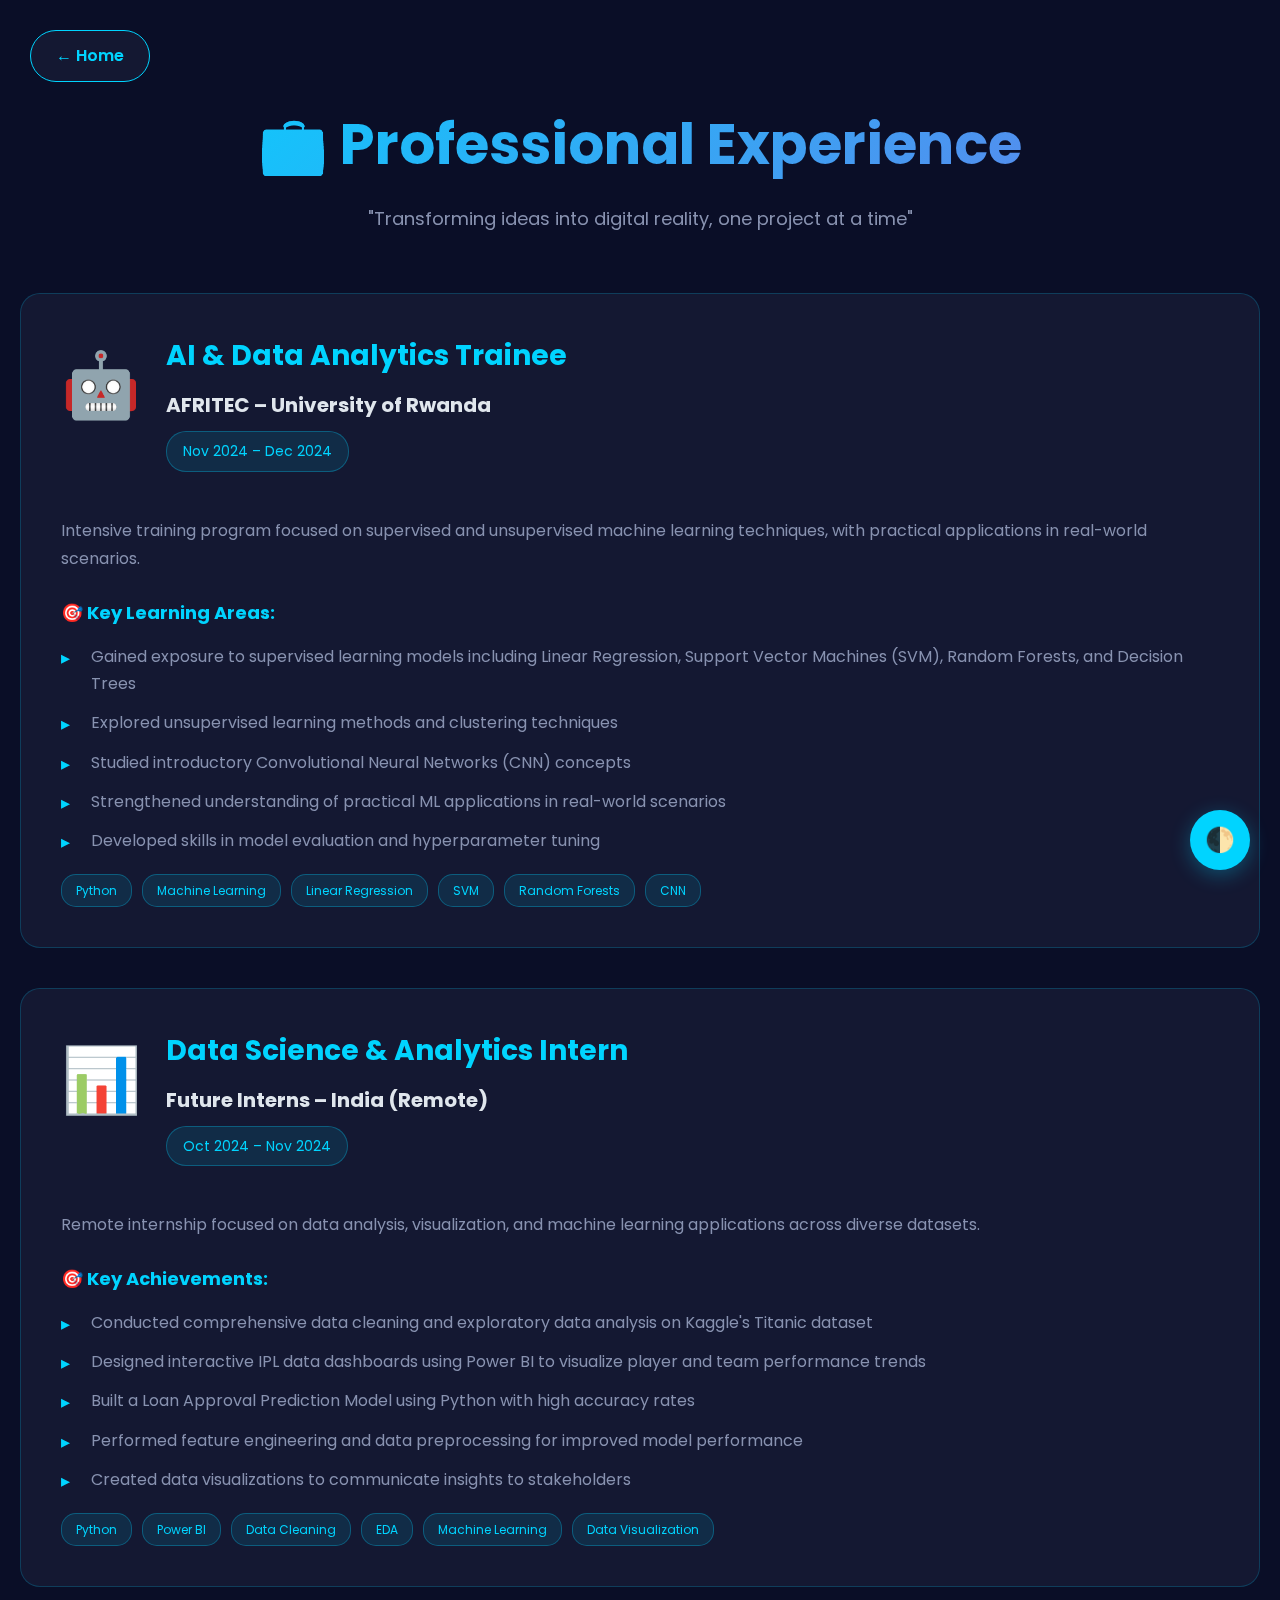
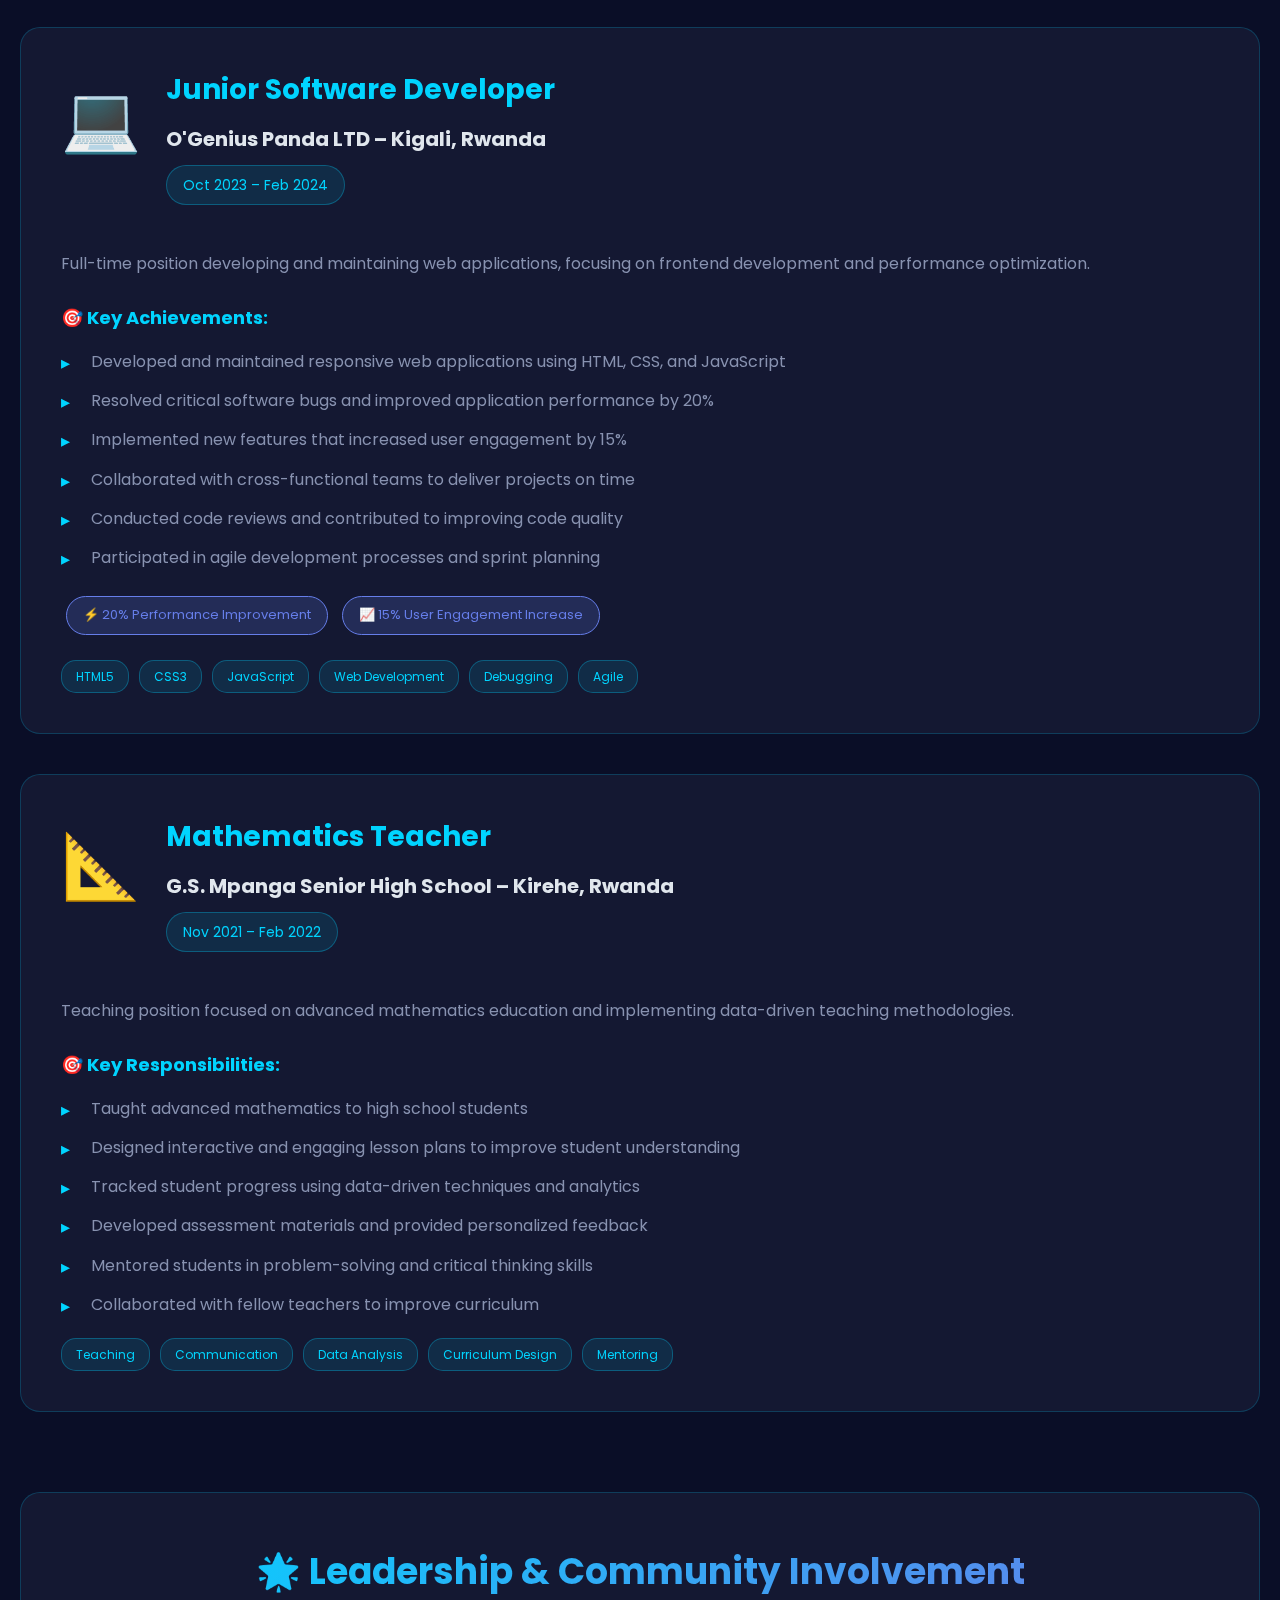
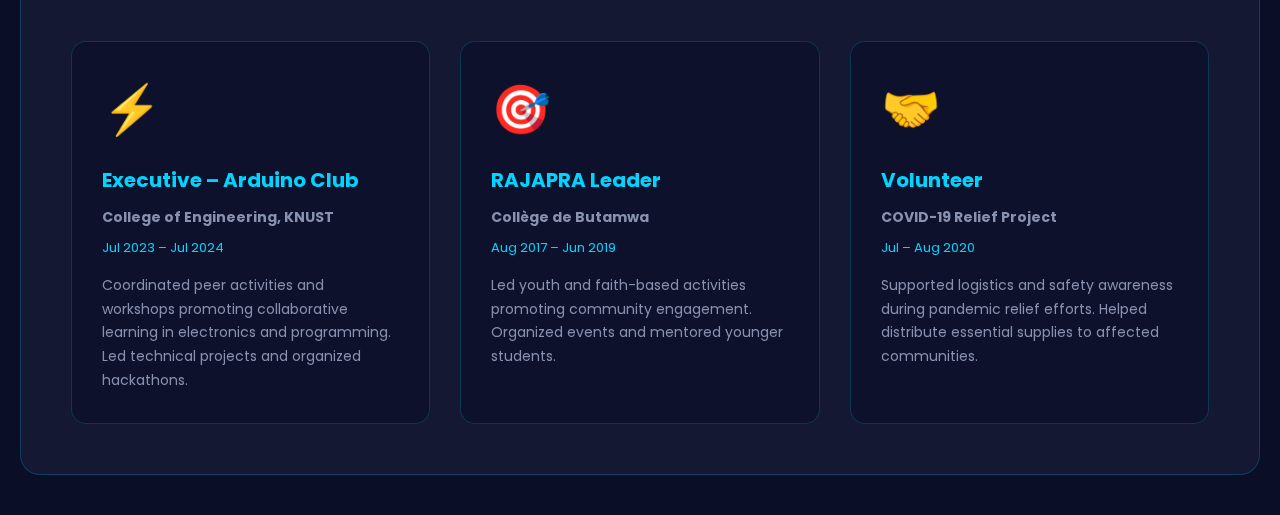
<file: samuel-portfolio/experience.html>
<!DOCTYPE html>
<html lang="en">
<head>
    <meta charset="UTF-8">
    <meta name="viewport" content="width=device-width, initial-scale=1.0">
    <title>Experience - Samuel Bizimana</title>
    <link rel="stylesheet" href="css/style.css">
    <link rel="stylesheet" href="css/animations.css">
    <link rel="stylesheet" href="css/responsive.css">
    <link href="https://fonts.googleapis.com/css2?family=Poppins:wght@300;400;500;600;700&display=swap" rel="stylesheet">
    <style>
        .experience-page {
            min-height: 100vh;
            padding: 40px 20px;
            max-width: 1400px;
            margin: 0 auto;
        }

        .page-header {
            text-align: center;
            margin-bottom: 60px;
            padding-top: 60px;
        }

        .page-header h1 {
            font-size: 56px;
            background: linear-gradient(135deg, #00d4ff, #667eea);
            -webkit-background-clip: text;
            -webkit-text-fill-color: transparent;
            margin-bottom: 15px;
        }

        .page-header p {
            color: var(--text-dim);
            font-size: 18px;
            max-width: 700px;
            margin: 0 auto;
        }

        .back-button {
            position: fixed;
            top: 30px;
            left: 30px;
            background: var(--card-bg);
            border: 1px solid var(--accent);
            padding: 12px 25px;
            border-radius: 50px;
            color: var(--accent);
            text-decoration: none;
            font-weight: 600;
            transition: all 0.3s ease;
            z-index: 1000;
        }

        .back-button:hover {
            background: var(--accent);
            color: var(--bg);
            transform: translateX(-5px);
        }

        .experience-grid {
            display: grid;
            gap: 40px;
        }

        .experience-card {
            background: var(--card-bg);
            backdrop-filter: blur(10px);
            padding: 40px;
            border-radius: 20px;
            border: 1px solid rgba(0, 212, 255, 0.2);
            transition: all 0.4s ease;
            position: relative;
            overflow: hidden;
        }

        .experience-card::before {
            content: '';
            position: absolute;
            top: 0;
            left: 0;
            width: 5px;
            height: 100%;
            background: var(--gradient);
            transform: scaleY(0);
            transition: transform 0.4s ease;
        }

        .experience-card:hover::before {
            transform: scaleY(1);
        }

        .experience-card:hover {
            transform: translateX(10px);
            box-shadow: 0 20px 60px var(--accent-glow);
            border-color: var(--accent);
        }

        .experience-header {
            display: flex;
            align-items: flex-start;
            gap: 25px;
            margin-bottom: 25px;
        }

        .experience-icon {
            font-size: 64px;
            flex-shrink: 0;
        }

        .experience-info {
            flex: 1;
        }

        .experience-info h3 {
            font-size: 28px;
            color: var(--accent);
            margin-bottom: 10px;
        }

        .experience-info h4 {
            font-size: 20px;
            color: var(--text);
            margin-bottom: 10px;
        }

        .experience-date {
            display: inline-block;
            padding: 8px 16px;
            background: rgba(0, 212, 255, 0.1);
            border: 1px solid rgba(0, 212, 255, 0.3);
            border-radius: 20px;
            font-size: 14px;
            color: var(--accent);
            margin-bottom: 20px;
        }

        .experience-description {
            color: var(--text-dim);
            line-height: 1.8;
            margin-bottom: 20px;
        }

        .responsibilities {
            margin-top: 25px;
        }

        .responsibilities h5 {
            color: var(--accent);
            margin-bottom: 15px;
            font-size: 18px;
        }

        .responsibilities ul {
            list-style: none;
            padding: 0;
        }

        .responsibilities li {
            color: var(--text-dim);
            margin: 12px 0;
            padding-left: 30px;
            position: relative;
            line-height: 1.7;
        }

        .responsibilities li::before {
            content: '▸';
            position: absolute;
            left: 0;
            color: var(--accent);
            font-size: 18px;
        }

        .achievement-badge {
            display: inline-flex;
            align-items: center;
            gap: 8px;
            padding: 8px 16px;
            background: rgba(102, 126, 234, 0.2);
            border: 1px solid var(--accent-secondary);
            border-radius: 20px;
            font-size: 13px;
            color: var(--accent-secondary);
            margin: 5px;
        }

        .skills-used {
            display: flex;
            flex-wrap: wrap;
            gap: 10px;
            margin-top: 20px;
        }

        .skill-tag {
            background: rgba(0, 212, 255, 0.1);
            padding: 6px 14px;
            border-radius: 15px;
            font-size: 12px;
            color: var(--accent);
            border: 1px solid rgba(0, 212, 255, 0.3);
        }
    </style>
</head>
<body>
    <div class="particles" id="particles"></div>

    <a href="index.html" class="back-button">
        ← Home
    </a>

    <div class="experience-page">
        <div class="page-header">
            <h1>💼 Professional Experience</h1>
            <p>"Transforming ideas into digital reality, one project at a time"</p>
        </div>

        <div class="experience-grid">
            <!-- AI & Data Analytics Trainee -->
            <div class="experience-card">
                <div class="experience-header">
                    <div class="experience-icon">🤖</div>
                    <div class="experience-info">
                        <h3>AI & Data Analytics Trainee</h3>
                        <h4>AFRITEC – University of Rwanda</h4>
                        <span class="experience-date">Nov 2024 – Dec 2024</span>
                    </div>
                </div>
                
                <p class="experience-description">
                    Intensive training program focused on supervised and unsupervised machine learning techniques, with practical applications in real-world scenarios.
                </p>

                <div class="responsibilities">
                    <h5>🎯 Key Learning Areas:</h5>
                    <ul>
                        <li>Gained exposure to supervised learning models including Linear Regression, Support Vector Machines (SVM), Random Forests, and Decision Trees</li>
                        <li>Explored unsupervised learning methods and clustering techniques</li>
                        <li>Studied introductory Convolutional Neural Networks (CNN) concepts</li>
                        <li>Strengthened understanding of practical ML applications in real-world scenarios</li>
                        <li>Developed skills in model evaluation and hyperparameter tuning</li>
                    </ul>
                </div>

                <div class="skills-used">
                    <span class="skill-tag">Python</span>
                    <span class="skill-tag">Machine Learning</span>
                    <span class="skill-tag">Linear Regression</span>
                    <span class="skill-tag">SVM</span>
                    <span class="skill-tag">Random Forests</span>
                    <span class="skill-tag">CNN</span>
                </div>
            </div>

            <!-- Data Science & Analytics Intern -->
            <div class="experience-card">
                <div class="experience-header">
                    <div class="experience-icon">📊</div>
                    <div class="experience-info">
                        <h3>Data Science & Analytics Intern</h3>
                        <h4>Future Interns – India (Remote)</h4>
                        <span class="experience-date">Oct 2024 – Nov 2024</span>
                    </div>
                </div>
                
                <p class="experience-description">
                    Remote internship focused on data analysis, visualization, and machine learning applications across diverse datasets.
                </p>

                <div class="responsibilities">
                    <h5>🎯 Key Achievements:</h5>
                    <ul>
                        <li>Conducted comprehensive data cleaning and exploratory data analysis on Kaggle's Titanic dataset</li>
                        <li>Designed interactive IPL data dashboards using Power BI to visualize player and team performance trends</li>
                        <li>Built a Loan Approval Prediction Model using Python with high accuracy rates</li>
                        <li>Performed feature engineering and data preprocessing for improved model performance</li>
                        <li>Created data visualizations to communicate insights to stakeholders</li>
                    </ul>
                </div>

                <div class="skills-used">
                    <span class="skill-tag">Python</span>
                    <span class="skill-tag">Power BI</span>
                    <span class="skill-tag">Data Cleaning</span>
                    <span class="skill-tag">EDA</span>
                    <span class="skill-tag">Machine Learning</span>
                    <span class="skill-tag">Data Visualization</span>
                </div>
            </div>

            <!-- Junior Software Developer -->
            <div class="experience-card">
                <div class="experience-header">
                    <div class="experience-icon">💻</div>
                    <div class="experience-info">
                        <h3>Junior Software Developer</h3>
                        <h4>O'Genius Panda LTD – Kigali, Rwanda</h4>
                        <span class="experience-date">Oct 2023 – Feb 2024</span>
                    </div>
                </div>
                
                <p class="experience-description">
                    Full-time position developing and maintaining web applications, focusing on frontend development and performance optimization.
                </p>

                <div class="responsibilities">
                    <h5>🎯 Key Achievements:</h5>
                    <ul>
                        <li>Developed and maintained responsive web applications using HTML, CSS, and JavaScript</li>
                        <li>Resolved critical software bugs and improved application performance by 20%</li>
                        <li>Implemented new features that increased user engagement by 15%</li>
                        <li>Collaborated with cross-functional teams to deliver projects on time</li>
                        <li>Conducted code reviews and contributed to improving code quality</li>
                        <li>Participated in agile development processes and sprint planning</li>
                    </ul>
                </div>

                <div style="margin-top: 20px;">
                    <span class="achievement-badge">⚡ 20% Performance Improvement</span>
                    <span class="achievement-badge">📈 15% User Engagement Increase</span>
                </div>

                <div class="skills-used">
                    <span class="skill-tag">HTML5</span>
                    <span class="skill-tag">CSS3</span>
                    <span class="skill-tag">JavaScript</span>
                    <span class="skill-tag">Web Development</span>
                    <span class="skill-tag">Debugging</span>
                    <span class="skill-tag">Agile</span>
                </div>
            </div>

            <!-- Mathematics Teacher -->
            <div class="experience-card">
                <div class="experience-header">
                    <div class="experience-icon">📐</div>
                    <div class="experience-info">
                        <h3>Mathematics Teacher</h3>
                        <h4>G.S. Mpanga Senior High School – Kirehe, Rwanda</h4>
                        <span class="experience-date">Nov 2021 – Feb 2022</span>
                    </div>
                </div>
                
                <p class="experience-description">
                    Teaching position focused on advanced mathematics education and implementing data-driven teaching methodologies.
                </p>

                <div class="responsibilities">
                    <h5>🎯 Key Responsibilities:</h5>
                    <ul>
                        <li>Taught advanced mathematics to high school students</li>
                        <li>Designed interactive and engaging lesson plans to improve student understanding</li>
                        <li>Tracked student progress using data-driven techniques and analytics</li>
                        <li>Developed assessment materials and provided personalized feedback</li>
                        <li>Mentored students in problem-solving and critical thinking skills</li>
                        <li>Collaborated with fellow teachers to improve curriculum</li>
                    </ul>
                </div>

                <div class="skills-used">
                    <span class="skill-tag">Teaching</span>
                    <span class="skill-tag">Communication</span>
                    <span class="skill-tag">Data Analysis</span>
                    <span class="skill-tag">Curriculum Design</span>
                    <span class="skill-tag">Mentoring</span>
                </div>
            </div>
        </div>

        <!-- Leadership & Volunteering Section -->
        <div style="margin-top: 80px; padding: 50px; background: var(--card-bg); border-radius: 20px; border: 1px solid rgba(0, 212, 255, 0.2);">
            <h2 style="font-size: 36px; text-align: center; margin-bottom: 40px; background: linear-gradient(135deg, #00d4ff, #667eea); -webkit-background-clip: text; -webkit-text-fill-color: transparent;">
                🌟 Leadership & Community Involvement
            </h2>

            <div style="display: grid; grid-template-columns: repeat(auto-fit, minmax(300px, 1fr)); gap: 30px;">
                <!-- Arduino Club Executive -->
                <div style="background: rgba(10, 14, 39, 0.6); padding: 30px; border-radius: 15px; border: 1px solid rgba(0, 212, 255, 0.2); transition: all 0.3s ease;">
                    <div style="font-size: 48px; margin-bottom: 15px;">⚡</div>
                    <h4 style="color: var(--accent); margin-bottom: 10px; font-size: 20px;">Executive – Arduino Club</h4>
                    <p style="color: var(--text-dim); font-size: 14px; margin-bottom: 10px;"><strong>College of Engineering, KNUST</strong></p>
                    <p style="color: var(--accent); font-size: 13px; margin-bottom: 15px;">Jul 2023 – Jul 2024</p>
                    <p style="color: var(--text-dim); font-size: 14px; line-height: 1.7;">
                        Coordinated peer activities and workshops promoting collaborative learning in electronics and programming. Led technical projects and organized hackathons.
                    </p>
                </div>

                <!-- RAJAPRA Leader -->
                <div style="background: rgba(10, 14, 39, 0.6); padding: 30px; border-radius: 15px; border: 1px solid rgba(0, 212, 255, 0.2); transition: all 0.3s ease;">
                    <div style="font-size: 48px; margin-bottom: 15px;">🎯</div>
                    <h4 style="color: var(--accent); margin-bottom: 10px; font-size: 20px;">RAJAPRA Leader</h4>
                    <p style="color: var(--text-dim); font-size: 14px; margin-bottom: 10px;"><strong>Collège de Butamwa</strong></p>
                    <p style="color: var(--accent); font-size: 13px; margin-bottom: 15px;">Aug 2017 – Jun 2019</p>
                    <p style="color: var(--text-dim); font-size: 14px; line-height: 1.7;">
                        Led youth and faith-based activities promoting community engagement. Organized events and mentored younger students.
                    </p>
                </div>

                <!-- COVID-19 Volunteer -->
                <div style="background: rgba(10, 14, 39, 0.6); padding: 30px; border-radius: 15px; border: 1px solid rgba(0, 212, 255, 0.2); transition: all 0.3s ease;">
                    <div style="font-size: 48px; margin-bottom: 15px;">🤝</div>
                    <h4 style="color: var(--accent); margin-bottom: 10px; font-size: 20px;">Volunteer</h4>
                    <p style="color: var(--text-dim); font-size: 14px; margin-bottom: 10px;"><strong>COVID-19 Relief Project</strong></p>
                    <p style="color: var(--accent); font-size: 13px; margin-bottom: 15px;">Jul – Aug 2020</p>
                    <p style="color: var(--text-dim); font-size: 14px; line-height: 1.7;">
                        Supported logistics and safety awareness during pandemic relief efforts. Helped distribute essential supplies to affected communities.
                    </p>
                </div>
            </div>
        </div>
    </div>

    <!-- Theme Toggle -->
    <div class="theme-toggle" onclick="toggleTheme()">
        <span id="theme-icon">🌓</span>
    </div>

    <script src="js/main.js"></script>
    <script src="js/navigation.js"></script>
</body>
</html>
</file>
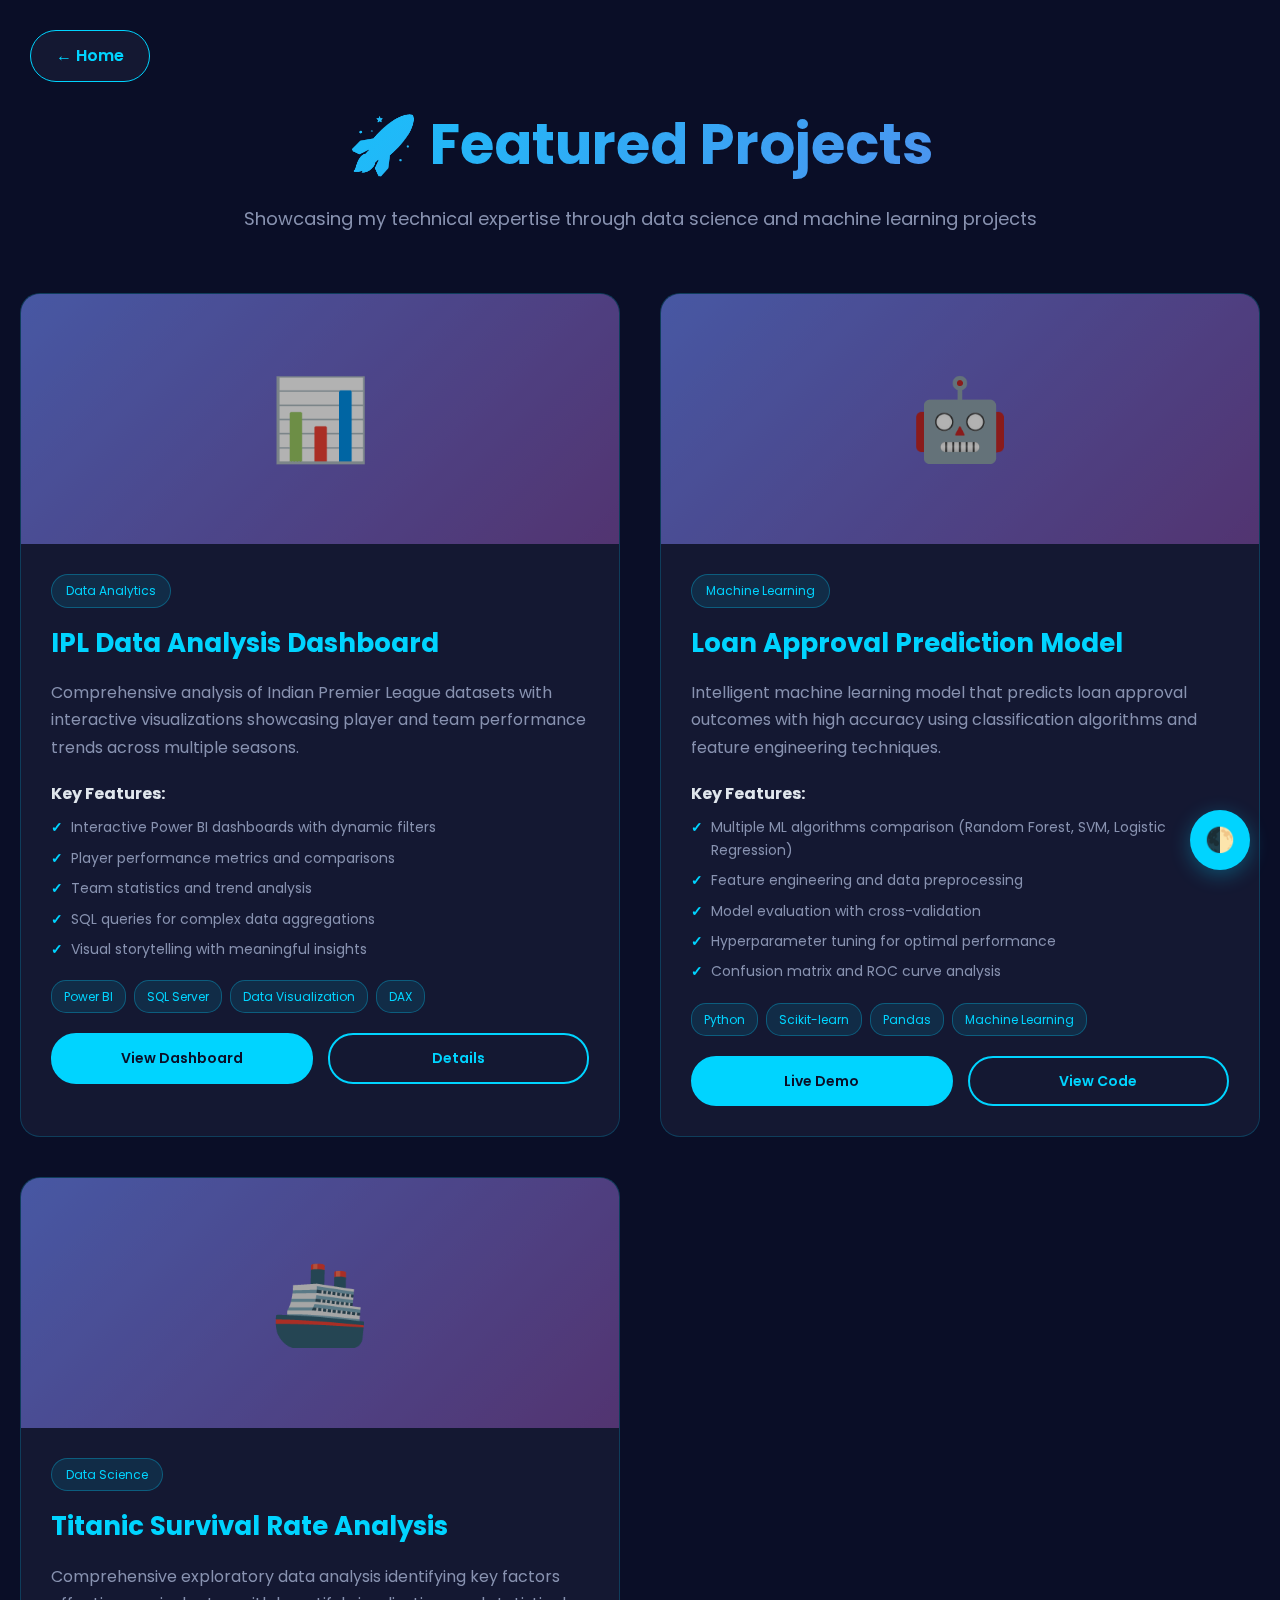
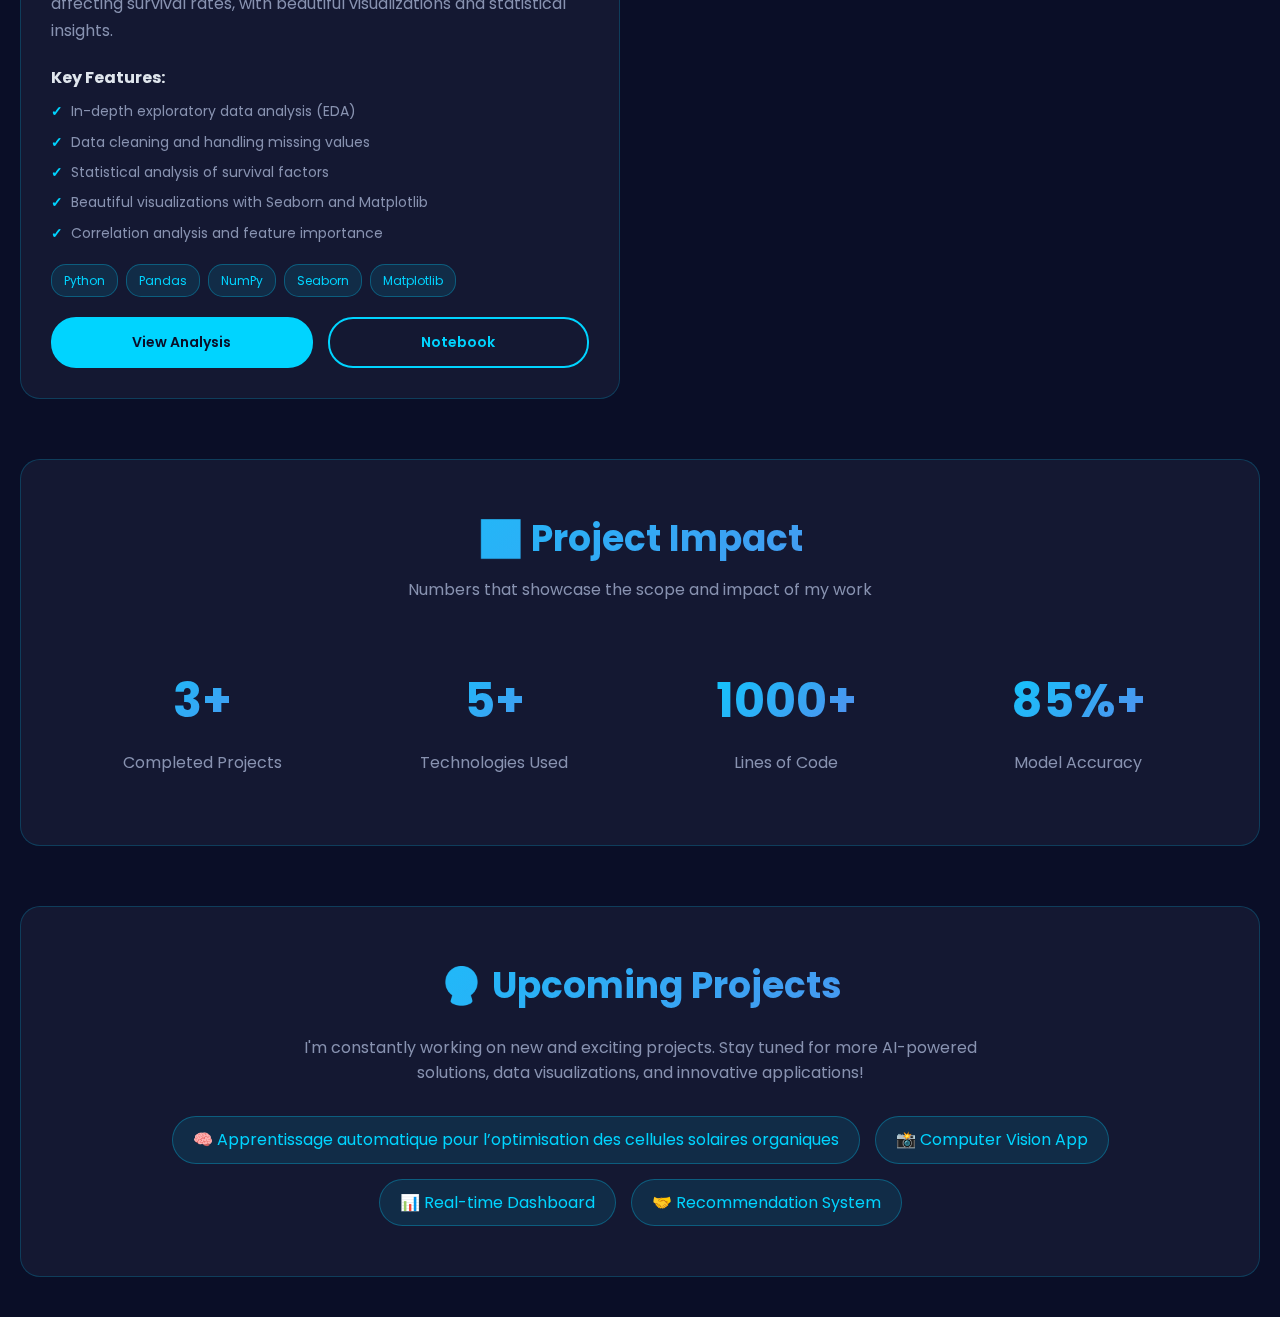
<file: samuel-portfolio/projects.html>
<!DOCTYPE html>
<html lang="en">
<head>
    <meta charset="UTF-8">
    <meta name="viewport" content="width=device-width, initial-scale=1.0">
    <title>Projects - Samuel Bizimana</title>
    <link rel="stylesheet" href="css/style.css">
    <link rel="stylesheet" href="css/animations.css">
    <link rel="stylesheet" href="css/responsive.css">
    <link href="https://fonts.googleapis.com/css2?family=Poppins:wght@300;400;500;600;700&display=swap" rel="stylesheet">
    <style>
        .projects-page {
            min-height: 100vh;
            padding: 40px 20px;
            max-width: 1400px;
            margin: 0 auto;
        }

        .page-header {
            text-align: center;
            margin-bottom: 60px;
            padding-top: 60px;
        }

        .page-header h1 {
            font-size: 56px;
            background: linear-gradient(135deg, #00d4ff, #667eea);
            -webkit-background-clip: text;
            -webkit-text-fill-color: transparent;
            margin-bottom: 15px;
        }

        .page-header p {
            color: var(--text-dim);
            font-size: 18px;
        }

        .back-button {
            position: fixed;
            top: 30px;
            left: 30px;
            background: var(--card-bg);
            border: 1px solid var(--accent);
            padding: 12px 25px;
            border-radius: 50px;
            color: var(--accent);
            text-decoration: none;
            font-weight: 600;
            transition: all 0.3s ease;
            z-index: 1000;
        }

        .back-button:hover {
            background: var(--accent);
            color: var(--bg);
            transform: translateX(-5px);
        }

        .projects-grid {
            display: grid;
            grid-template-columns: repeat(auto-fit, minmax(400px, 1fr));
            gap: 40px;
            margin-bottom: 60px;
        }

        .project-card {
            background: var(--card-bg);
            backdrop-filter: blur(10px);
            border-radius: 20px;
            overflow: hidden;
            border: 1px solid rgba(0, 212, 255, 0.2);
            transition: all 0.4s ease;
            position: relative;
        }

        .project-card::before {
            content: '';
            position: absolute;
            top: 0;
            left: 0;
            right: 0;
            height: 5px;
            background: var(--gradient);
            transform: scaleX(0);
            transition: transform 0.4s ease;
        }

        .project-card:hover::before {
            transform: scaleX(1);
        }

        .project-card:hover {
            transform: translateY(-15px) scale(1.02);
            box-shadow: 0 30px 80px var(--accent-glow);
            border-color: var(--accent);
        }

        .project-image {
            width: 100%;
            height: 250px;
            background: linear-gradient(135deg, #667eea 0%, #764ba2 100%);
            display: flex;
            align-items: center;
            justify-content: center;
            font-size: 80px;
            position: relative;
            overflow: hidden;
        }

        .project-image::after {
            content: '';
            position: absolute;
            top: 0;
            left: 0;
            right: 0;
            bottom: 0;
            background: rgba(0, 0, 0, 0.3);
            transition: opacity 0.3s ease;
        }

        .project-card:hover .project-image::after {
            opacity: 0;
        }

        .project-content {
            padding: 30px;
        }

        .project-category {
            display: inline-block;
            padding: 6px 14px;
            background: rgba(0, 212, 255, 0.1);
            border: 1px solid rgba(0, 212, 255, 0.3);
            border-radius: 20px;
            font-size: 12px;
            color: var(--accent);
            margin-bottom: 15px;
        }

        .project-content h3 {
            font-size: 26px;
            margin-bottom: 15px;
            color: var(--accent);
        }

        .project-content p {
            color: var(--text-dim);
            margin-bottom: 20px;
            line-height: 1.7;
        }

        .project-features {
            margin-bottom: 20px;
        }

        .project-features h4 {
            color: var(--text);
            font-size: 16px;
            margin-bottom: 10px;
        }

        .project-features ul {
            list-style: none;
            padding: 0;
        }

        .project-features li {
            color: var(--text-dim);
            font-size: 14px;
            margin: 8px 0;
            padding-left: 20px;
            position: relative;
        }

        .project-features li::before {
            content: '✓';
            position: absolute;
            left: 0;
            color: var(--accent);
            font-weight: bold;
        }

        .tech-stack {
            display: flex;
            flex-wrap: wrap;
            gap: 8px;
            margin-bottom: 20px;
        }

        .tech-tag {
            background: rgba(0, 212, 255, 0.1);
            padding: 6px 12px;
            border-radius: 15px;
            font-size: 12px;
            color: var(--accent);
            border: 1px solid rgba(0, 212, 255, 0.3);
        }

        .project-links {
            display: flex;
            gap: 15px;
        }

        .project-btn {
            flex: 1;
            padding: 12px 20px;
            border-radius: 25px;
            text-decoration: none;
            text-align: center;
            font-weight: 600;
            transition: all 0.3s ease;
            font-size: 14px;
        }

        .btn-demo {
            background: var(--accent);
            color: var(--bg);
            border: 2px solid var(--accent);
        }

        .btn-demo:hover {
            transform: translateY(-3px);
            box-shadow: 0 10px 30px var(--accent-glow);
        }

        .btn-code {
            background: transparent;
            color: var(--accent);
            border: 2px solid var(--accent);
        }

        .btn-code:hover {
            background: var(--accent);
            color: var(--bg);
        }

        .stats-section {
            margin-top: 60px;
            padding: 50px;
            background: var(--card-bg);
            border-radius: 20px;
            border: 1px solid rgba(0, 212, 255, 0.2);
            text-align: center;
        }

        .stats-grid {
            display: grid;
            grid-template-columns: repeat(auto-fit, minmax(200px, 1fr));
            gap: 30px;
            margin-top: 40px;
        }

        .stat-item {
            padding: 20px;
        }

        .stat-number {
            font-size: 48px;
            font-weight: 700;
            background: linear-gradient(135deg, #00d4ff, #667eea);
            -webkit-background-clip: text;
            -webkit-text-fill-color: transparent;
            margin-bottom: 10px;
        }

        .stat-label {
            color: var(--text-dim);
            font-size: 16px;
        }
    </style>
</head>
<body>
    <div class="particles" id="particles"></div>

    <a href="index.html" class="back-button">
        ← Home
    </a>

    <div class="projects-page">
        <div class="page-header">
            <h1>🚀 Featured Projects</h1>
            <p>Showcasing my technical expertise through data science and machine learning projects</p>
        </div>

        <div class="projects-grid">
            <!-- IPL Data Analysis -->
            <div class="project-card">
                <div class="project-image">📊</div>
                <div class="project-content">
                    <span class="project-category">Data Analytics</span>
                    <h3>IPL Data Analysis Dashboard</h3>
                    <p>
                        Comprehensive analysis of Indian Premier League datasets with interactive visualizations showcasing player and team performance trends across multiple seasons.
                    </p>
                    
                    <div class="project-features">
                        <h4>Key Features:</h4>
                        <ul>
                            <li>Interactive Power BI dashboards with dynamic filters</li>
                            <li>Player performance metrics and comparisons</li>
                            <li>Team statistics and trend analysis</li>
                            <li>SQL queries for complex data aggregations</li>
                            <li>Visual storytelling with meaningful insights</li>
                        </ul>
                    </div>

                    <div class="tech-stack">
                        <span class="tech-tag">Power BI</span>
                        <span class="tech-tag">SQL Server</span>
                        <span class="tech-tag">Data Visualization</span>
                        <span class="tech-tag">DAX</span>
                    </div>

                    <div class="project-links">
                        <a href="https://github.com/Bsamuel-tech/FUTURE_DS_02/blob/main/Image.png" class="project-btn btn-demo">View Dashboard</a>
                        <a href="https://github.com/Bsamuel-tech/FUTURE_DS_02/blob/main/README.md" class="project-btn btn-code">Details</a>
                    </div>
                </div>
            </div>

            <!-- Loan Approval Prediction -->
            <div class="project-card">
                <div class="project-image">🤖</div>
                <div class="project-content">
                    <span class="project-category">Machine Learning</span>
                    <h3>Loan Approval Prediction Model</h3>
                    <p>
                        Intelligent machine learning model that predicts loan approval outcomes with high accuracy using classification algorithms and feature engineering techniques.
                    </p>
                    
                    <div class="project-features">
                        <h4>Key Features:</h4>
                        <ul>
                            <li>Multiple ML algorithms comparison (Random Forest, SVM, Logistic Regression)</li>
                            <li>Feature engineering and data preprocessing</li>
                            <li>Model evaluation with cross-validation</li>
                            <li>Hyperparameter tuning for optimal performance</li>
                            <li>Confusion matrix and ROC curve analysis</li>
                        </ul>
                    </div>

                    <div class="tech-stack">
                        <span class="tech-tag">Python</span>
                        <span class="tech-tag">Scikit-learn</span>
                        <span class="tech-tag">Pandas</span>
                        <span class="tech-tag">Machine Learning</span>
                    </div>

                    <div class="project-links">
                        <a href="https://github.com/Bsamuel-tech/FUTURE_DS_03/blob/main/README.md" class="project-btn btn-demo">Live Demo</a>
                        <a href="https://github.com/Bsamuel-tech/FUTURE_DS_03/blob/main/Loan%20pred%20nb.ipynb" class="project-btn btn-code">View Code</a>
                    </div>
                </div>
            </div>

            <!-- Titanic Survival Analysis -->
            <div class="project-card">
                <div class="project-image">🚢</div>
                <div class="project-content">
                    <span class="project-category">Data Science</span>
                    <h3>Titanic Survival Rate Analysis</h3>
                    <p>
                        Comprehensive exploratory data analysis identifying key factors affecting survival rates, with beautiful visualizations and statistical insights.
                    </p>
                    
                    <div class="project-features">
                        <h4>Key Features:</h4>
                        <ul>
                            <li>In-depth exploratory data analysis (EDA)</li>
                            <li>Data cleaning and handling missing values</li>
                            <li>Statistical analysis of survival factors</li>
                            <li>Beautiful visualizations with Seaborn and Matplotlib</li>
                            <li>Correlation analysis and feature importance</li>
                        </ul>
                    </div>

                    <div class="tech-stack">
                        <span class="tech-tag">Python</span>
                        <span class="tech-tag">Pandas</span>
                        <span class="tech-tag">NumPy</span>
                        <span class="tech-tag">Seaborn</span>
                        <span class="tech-tag">Matplotlib</span>
                    </div>

                    <div class="project-links">
                        <a href="#" class="project-btn btn-demo">View Analysis</a>
                        <a href="https://github.com/Bsamuel-tech/Future_DS_01/blob/main/FUTURE_DS_O1.ipynb" class="project-btn btn-code">Notebook</a>
                    </div>
                </div>
            </div>
        </div>

        <!-- Project Stats -->
        <div class="stats-section">
            <h2 style="font-size: 36px; background: linear-gradient(135deg, #00d4ff, #667eea); -webkit-background-clip: text; -webkit-text-fill-color: transparent; margin-bottom: 10px;">
                📈 Project Impact
            </h2>
            <p style="color: var(--text-dim); margin-bottom: 20px;">
                Numbers that showcase the scope and impact of my work
            </p>

            <div class="stats-grid">
                <div class="stat-item">
                    <div class="stat-number">3+</div>
                    <div class="stat-label">Completed Projects</div>
                </div>

                <div class="stat-item">
                    <div class="stat-number">5+</div>
                    <div class="stat-label">Technologies Used</div>
                </div>

                <div class="stat-item">
                    <div class="stat-number">1000+</div>
                    <div class="stat-label">Lines of Code</div>
                </div>

                <div class="stat-item">
                    <div class="stat-number">85%+</div>
                    <div class="stat-label">Model Accuracy</div>
                </div>
            </div>
        </div>

        <!-- Future Projects Section -->
        <div style="margin-top: 60px; padding: 50px; background: var(--card-bg); border-radius: 20px; border: 1px solid rgba(0, 212, 255, 0.2); text-align: center;">
            <h2 style="font-size: 36px; background: linear-gradient(135deg, #00d4ff, #667eea); -webkit-background-clip: text; -webkit-text-fill-color: transparent; margin-bottom: 20px;">
                🔮 Upcoming Projects
            </h2>
            <p style="color: var(--text-dim); margin-bottom: 30px; max-width: 700px; margin-left: auto; margin-right: auto;">
                I'm constantly working on new and exciting projects. Stay tuned for more AI-powered solutions, data visualizations, and innovative applications!
            </p>
            <div style="display: flex; flex-wrap: wrap; gap: 15px; justify-content: center;">
                <span style="padding: 10px 20px; background: rgba(0, 212, 255, 0.1); border: 1px solid rgba(0, 212, 255, 0.3); border-radius: 25px; color: var(--accent);">
                    🧠 Apprentissage automatique pour l’optimisation des cellules solaires organiques
                </span>
                <span style="padding: 10px 20px; background: rgba(0, 212, 255, 0.1); border: 1px solid rgba(0, 212, 255, 0.3); border-radius: 25px; color: var(--accent);">
                    📸 Computer Vision App
                </span>
                <span style="padding: 10px 20px; background: rgba(0, 212, 255, 0.1); border: 1px solid rgba(0, 212, 255, 0.3); border-radius: 25px; color: var(--accent);">
                    📊 Real-time Dashboard
                </span>
                <span style="padding: 10px 20px; background: rgba(0, 212, 255, 0.1); border: 1px solid rgba(0, 212, 255, 0.3); border-radius: 25px; color: var(--accent);">
                    🤝 Recommendation System
                </span>
            </div>
        </div>
    </div>

    <!-- Theme Toggle -->
    <div class="theme-toggle" onclick="toggleTheme()">
        <span id="theme-icon">🌓</span>
    </div>

    <script src="js/main.js"></script>
    <script src="js/navigation.js"></script>
</body>
</html>
</file>
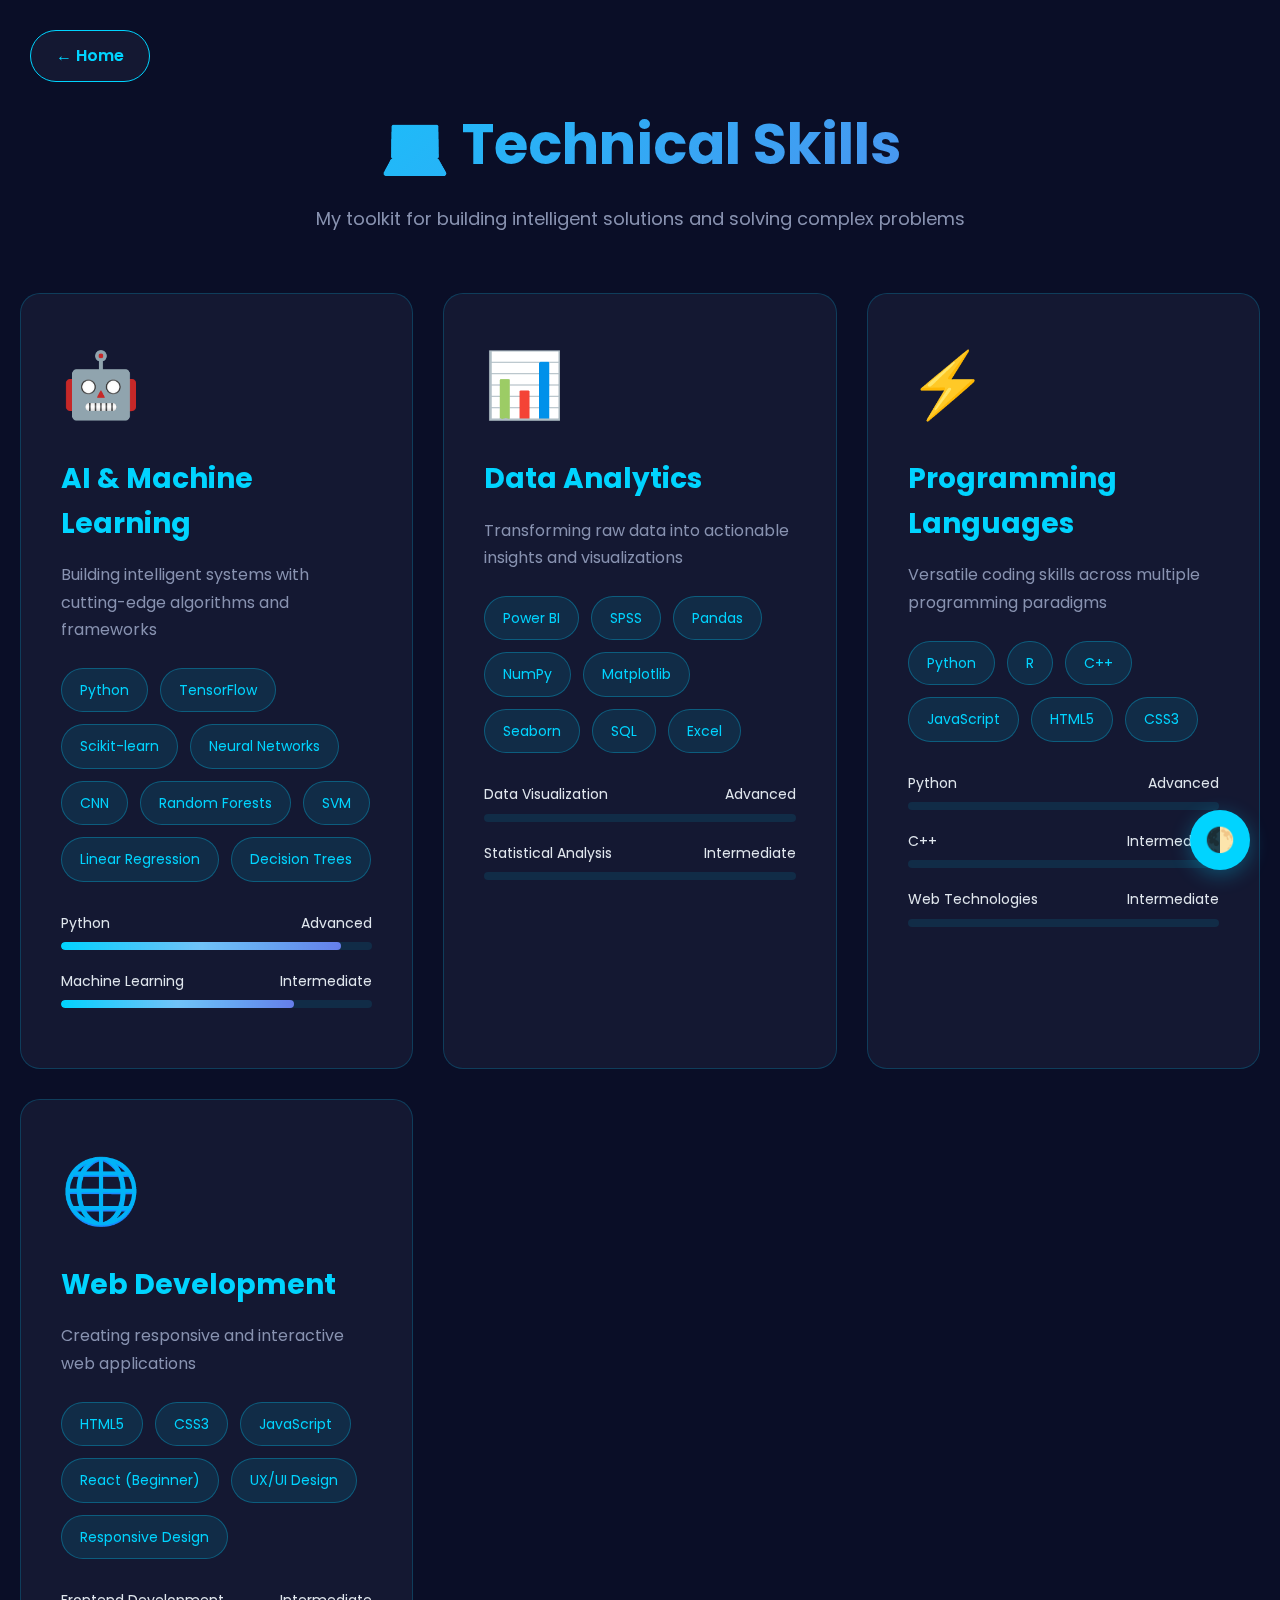
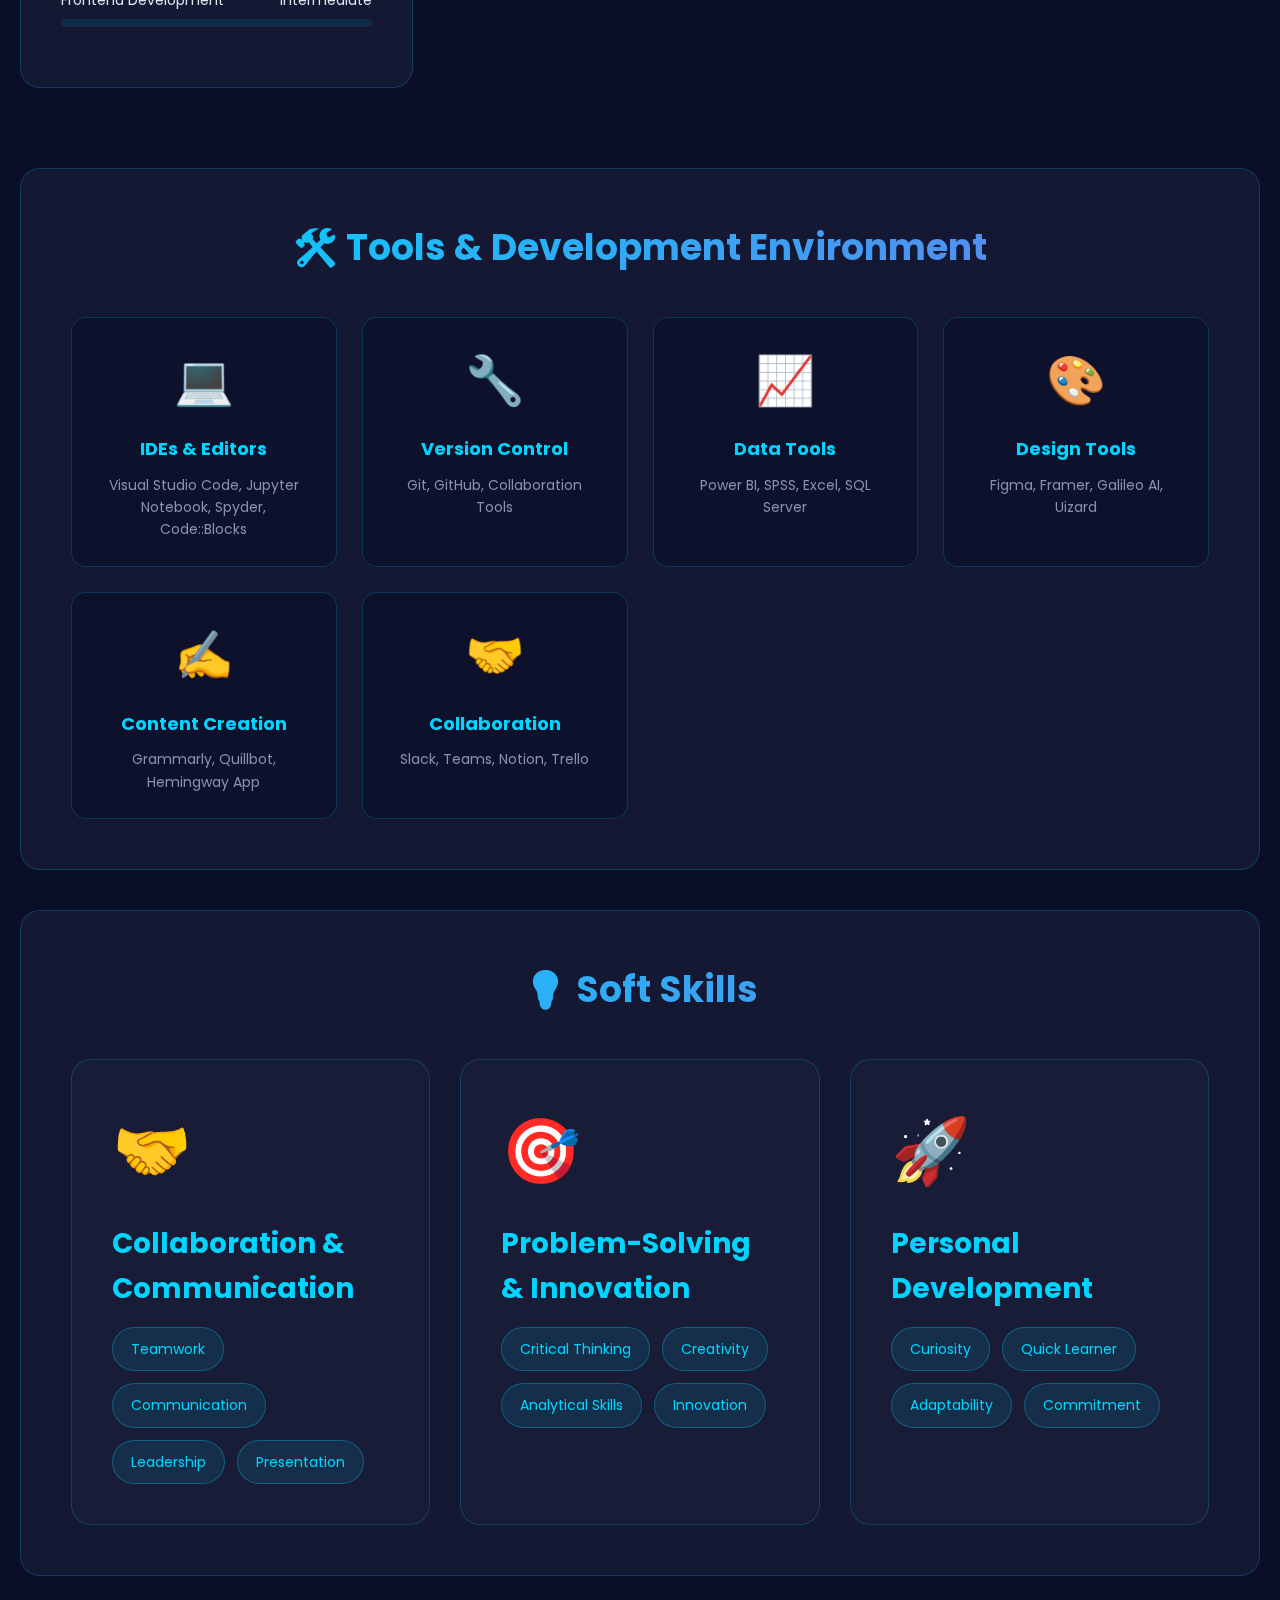
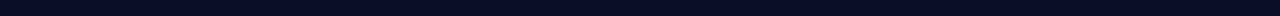
<file: samuel-portfolio/skills.html>
<!DOCTYPE html>
<html lang="en">
<head>
    <meta charset="UTF-8">
    <meta name="viewport" content="width=device-width, initial-scale=1.0">
    <title>Skills - Samuel Bizimana</title>
    <link rel="stylesheet" href="css/style.css">
    <link rel="stylesheet" href="css/animations.css">
    <link rel="stylesheet" href="css/responsive.css">
    <link href="https://fonts.googleapis.com/css2?family=Poppins:wght@300;400;500;600;700&display=swap" rel="stylesheet">
    <style>
        .skills-page {
            min-height: 100vh;
            padding: 40px 20px;
            max-width: 1400px;
            margin: 0 auto;
        }

        .page-header {
            text-align: center;
            margin-bottom: 60px;
            padding-top: 60px;
        }

        .page-header h1 {
            font-size: 56px;
            background: linear-gradient(135deg, #00d4ff, #667eea);
            -webkit-background-clip: text;
            -webkit-text-fill-color: transparent;
            margin-bottom: 15px;
        }

        .page-header p {
            color: var(--text-dim);
            font-size: 18px;
        }

        .back-button {
            position: fixed;
            top: 30px;
            left: 30px;
            background: var(--card-bg);
            border: 1px solid var(--accent);
            padding: 12px 25px;
            border-radius: 50px;
            color: var(--accent);
            text-decoration: none;
            font-weight: 600;
            transition: all 0.3s ease;
            z-index: 1000;
            display: flex;
            align-items: center;
            gap: 10px;
        }

        .back-button:hover {
            background: var(--accent);
            color: var(--bg);
            transform: translateX(-5px);
        }

        .skills-container {
            display: grid;
            grid-template-columns: repeat(auto-fit, minmax(350px, 1fr));
            gap: 30px;
            margin-bottom: 60px;
        }

        .skill-category {
            background: var(--card-bg);
            backdrop-filter: blur(10px);
            padding: 40px;
            border-radius: 20px;
            border: 1px solid rgba(0, 212, 255, 0.2);
            transition: all 0.4s ease;
            position: relative;
            overflow: hidden;
        }

        .skill-category::before {
            content: '';
            position: absolute;
            top: 0;
            left: 0;
            width: 100%;
            height: 4px;
            background: var(--gradient);
            transform: scaleX(0);
            transition: transform 0.4s ease;
        }

        .skill-category:hover::before {
            transform: scaleX(1);
        }

        .skill-category:hover {
            transform: translateY(-10px);
            box-shadow: 0 20px 60px var(--accent-glow);
            border-color: var(--accent);
        }

        .category-icon {
            font-size: 64px;
            margin-bottom: 20px;
            display: inline-block;
            animation: bounce 2s infinite;
        }

        .skill-category h3 {
            font-size: 28px;
            margin-bottom: 15px;
            color: var(--accent);
        }

        .skill-category p {
            color: var(--text-dim);
            margin-bottom: 25px;
            line-height: 1.7;
        }

        .skill-list {
            display: flex;
            flex-wrap: wrap;
            gap: 12px;
        }

        .skill-item {
            background: rgba(0, 212, 255, 0.1);
            padding: 10px 18px;
            border-radius: 25px;
            font-size: 14px;
            color: var(--accent);
            border: 1px solid rgba(0, 212, 255, 0.3);
            transition: all 0.3s ease;
            cursor: pointer;
        }

        .skill-item:hover {
            background: var(--accent);
            color: var(--bg);
            transform: scale(1.05);
        }

        .proficiency-bars {
            margin-top: 30px;
        }

        .proficiency-item {
            margin-bottom: 20px;
        }

        .proficiency-label {
            display: flex;
            justify-content: space-between;
            margin-bottom: 8px;
            color: var(--text);
            font-size: 14px;
        }

        .proficiency-bar {
            width: 100%;
            height: 8px;
            background: rgba(0, 212, 255, 0.1);
            border-radius: 10px;
            overflow: hidden;
            position: relative;
        }

        .proficiency-fill {
            height: 100%;
            background: linear-gradient(90deg, #00d4ff, #667eea);
            border-radius: 10px;
            transition: width 1s ease;
            position: relative;
        }

        .proficiency-fill::after {
            content: '';
            position: absolute;
            top: 0;
            left: 0;
            right: 0;
            bottom: 0;
            background: linear-gradient(90deg, transparent, rgba(255,255,255,0.3), transparent);
            animation: shimmer 2s infinite;
        }

        @keyframes shimmer {
            0% { transform: translateX(-100%); }
            100% { transform: translateX(100%); }
        }

        .tools-section {
            margin-top: 80px;
            padding: 50px;
            background: var(--card-bg);
            border-radius: 20px;
            border: 1px solid rgba(0, 212, 255, 0.2);
        }

        .tools-section h2 {
            font-size: 36px;
            text-align: center;
            margin-bottom: 40px;
            background: linear-gradient(135deg, #00d4ff, #667eea);
            -webkit-background-clip: text;
            -webkit-text-fill-color: transparent;
        }

        .tools-grid {
            display: grid;
            grid-template-columns: repeat(auto-fit, minmax(250px, 1fr));
            gap: 25px;
        }

        .tool-card {
            background: rgba(10, 14, 39, 0.6);
            padding: 25px;
            border-radius: 15px;
            border: 1px solid rgba(0, 212, 255, 0.2);
            text-align: center;
            transition: all 0.3s ease;
        }

        .tool-card:hover {
            transform: translateY(-5px);
            border-color: var(--accent);
            box-shadow: 0 10px 30px var(--accent-glow);
        }

        .tool-icon {
            font-size: 48px;
            margin-bottom: 15px;
        }

        .tool-card h4 {
            color: var(--accent);
            margin-bottom: 10px;
            font-size: 18px;
        }

        .tool-card p {
            color: var(--text-dim);
            font-size: 14px;
        }
    </style>
</head>
<body>
    <div class="particles" id="particles"></div>

    <a href="index.html" class="back-button">
        ← Home
    </a>

    <div class="skills-page">
        <div class="page-header">
            <h1>💻 Technical Skills</h1>
            <p>My toolkit for building intelligent solutions and solving complex problems</p>
        </div>

        <div class="skills-container">
            <!-- AI & Machine Learning -->
            <div class="skill-category">
                <div class="category-icon">🤖</div>
                <h3>AI & Machine Learning</h3>
                <p>Building intelligent systems with cutting-edge algorithms and frameworks</p>
                <div class="skill-list">
                    <span class="skill-item">Python</span>
                    <span class="skill-item">TensorFlow</span>
                    <span class="skill-item">Scikit-learn</span>
                    <span class="skill-item">Neural Networks</span>
                    <span class="skill-item">CNN</span>
                    <span class="skill-item">Random Forests</span>
                    <span class="skill-item">SVM</span>
                    <span class="skill-item">Linear Regression</span>
                    <span class="skill-item">Decision Trees</span>
                </div>
                <div class="proficiency-bars">
                    <div class="proficiency-item">
                        <div class="proficiency-label">
                            <span>Python</span>
                            <span>Advanced</span>
                        </div>
                        <div class="proficiency-bar">
                            <div class="proficiency-fill" style="width: 90%"></div>
                        </div>
                    </div>
                    <div class="proficiency-item">
                        <div class="proficiency-label">
                            <span>Machine Learning</span>
                            <span>Intermediate</span>
                        </div>
                        <div class="proficiency-bar">
                            <div class="proficiency-fill" style="width: 75%"></div>
                        </div>
                    </div>
                </div>
            </div>

            <!-- Data Analytics -->
            <div class="skill-category">
                <div class="category-icon">📊</div>
                <h3>Data Analytics</h3>
                <p>Transforming raw data into actionable insights and visualizations</p>
                <div class="skill-list">
                    <span class="skill-item">Power BI</span>
                    <span class="skill-item">SPSS</span>
                    <span class="skill-item">Pandas</span>
                    <span class="skill-item">NumPy</span>
                    <span class="skill-item">Matplotlib</span>
                    <span class="skill-item">Seaborn</span>
                    <span class="skill-item">SQL</span>
                    <span class="skill-item">Excel</span>
                </div>
                <div class="proficiency-bars">
                    <div class="proficiency-item">
                        <div class="proficiency-label">
                            <span>Data Visualization</span>
                            <span>Advanced</span>
                        </div>
                        <div class="proficiency-bar">
                            <div class="proficiency-fill" style="width: 85%"></div>
                        </div>
                    </div>
                    <div class="proficiency-item">
                        <div class="proficiency-label">
                            <span>Statistical Analysis</span>
                            <span>Intermediate</span>
                        </div>
                        <div class="proficiency-bar">
                            <div class="proficiency-fill" style="width: 70%"></div>
                        </div>
                    </div>
                </div>
            </div>

            <!-- Programming Languages -->
            <div class="skill-category">
                <div class="category-icon">⚡</div>
                <h3>Programming Languages</h3>
                <p>Versatile coding skills across multiple programming paradigms</p>
                <div class="skill-list">
                    <span class="skill-item">Python</span>
                    <span class="skill-item">R</span>
                    <span class="skill-item">C++</span>
                    <span class="skill-item">JavaScript</span>
                    <span class="skill-item">HTML5</span>
                    <span class="skill-item">CSS3</span>
                </div>
                <div class="proficiency-bars">
                    <div class="proficiency-item">
                        <div class="proficiency-label">
                            <span>Python</span>
                            <span>Advanced</span>
                        </div>
                        <div class="proficiency-bar">
                            <div class="proficiency-fill" style="width: 90%"></div>
                        </div>
                    </div>
                    <div class="proficiency-item">
                        <div class="proficiency-label">
                            <span>C++</span>
                            <span>Intermediate</span>
                        </div>
                        <div class="proficiency-bar">
                            <div class="proficiency-fill" style="width: 70%"></div>
                        </div>
                    </div>
                    <div class="proficiency-item">
                        <div class="proficiency-label">
                            <span>Web Technologies</span>
                            <span>Intermediate</span>
                        </div>
                        <div class="proficiency-bar">
                            <div class="proficiency-fill" style="width: 65%"></div>
                        </div>
                    </div>
                </div>
            </div>

            <!-- Web Development -->
            <div class="skill-category">
                <div class="category-icon">🌐</div>
                <h3>Web Development</h3>
                <p>Creating responsive and interactive web applications</p>
                <div class="skill-list">
                    <span class="skill-item">HTML5</span>
                    <span class="skill-item">CSS3</span>
                    <span class="skill-item">JavaScript</span>
                    <span class="skill-item">React (Beginner)</span>
                    <span class="skill-item">UX/UI Design</span>
                    <span class="skill-item">Responsive Design</span>
                </div>
                <div class="proficiency-bars">
                    <div class="proficiency-item">
                        <div class="proficiency-label">
                            <span>Frontend Development</span>
                            <span>Intermediate</span>
                        </div>
                        <div class="proficiency-bar">
                            <div class="proficiency-fill" style="width: 70%"></div>
                        </div>
                    </div>
                </div>
            </div>
        </div>

        <!-- Tools & Platforms -->
        <div class="tools-section">
            <h2>🛠️ Tools & Development Environment</h2>
            <div class="tools-grid">
                <div class="tool-card">
                    <div class="tool-icon">💻</div>
                    <h4>IDEs & Editors</h4>
                    <p>Visual Studio Code, Jupyter Notebook, Spyder, Code::Blocks</p>
                </div>

                <div class="tool-card">
                    <div class="tool-icon">🔧</div>
                    <h4>Version Control</h4>
                    <p>Git, GitHub, Collaboration Tools</p>
                </div>

                <div class="tool-card">
                    <div class="tool-icon">📈</div>
                    <h4>Data Tools</h4>
                    <p>Power BI, SPSS, Excel, SQL Server</p>
                </div>

                <div class="tool-card">
                    <div class="tool-icon">🎨</div>
                    <h4>Design Tools</h4>
                    <p>Figma, Framer, Galileo AI, Uizard</p>
                </div>

                <div class="tool-card">
                    <div class="tool-icon">✍️</div>
                    <h4>Content Creation</h4>
                    <p>Grammarly, Quillbot, Hemingway App</p>
                </div>

                <div class="tool-card">
                    <div class="tool-icon">🤝</div>
                    <h4>Collaboration</h4>
                    <p>Slack, Teams, Notion, Trello</p>
                </div>
            </div>
        </div>

        <!-- Soft Skills Section -->
        <div class="tools-section" style="margin-top: 40px;">
            <h2>💡 Soft Skills</h2>
            <div class="skills-container" style="margin-bottom: 0;">
                <div class="skill-category">
                    <div class="category-icon">🤝</div>
                    <h3>Collaboration & Communication</h3>
                    <div class="skill-list">
                        <span class="skill-item">Teamwork</span>
                        <span class="skill-item">Communication</span>
                        <span class="skill-item">Leadership</span>
                        <span class="skill-item">Presentation</span>
                    </div>
                </div>

                <div class="skill-category">
                    <div class="category-icon">🎯</div>
                    <h3>Problem-Solving & Innovation</h3>
                    <div class="skill-list">
                        <span class="skill-item">Critical Thinking</span>
                        <span class="skill-item">Creativity</span>
                        <span class="skill-item">Analytical Skills</span>
                        <span class="skill-item">Innovation</span>
                    </div>
                </div>

                <div class="skill-category">
                    <div class="category-icon">🚀</div>
                    <h3>Personal Development</h3>
                    <div class="skill-list">
                        <span class="skill-item">Curiosity</span>
                        <span class="skill-item">Quick Learner</span>
                        <span class="skill-item">Adaptability</span>
                        <span class="skill-item">Commitment</span>
                    </div>
                </div>
            </div>
        </div>
    </div>

    <!-- Theme Toggle -->
    <div class="theme-toggle" onclick="toggleTheme()">
        <span id="theme-icon">🌓</span>
    </div>

    <script src="js/main.js"></script>
    <script src="js/navigation.js"></script>
    <script>
        // Animate proficiency bars on load
        window.addEventListener('load', () => {
            const bars = document.querySelectorAll('.proficiency-fill');
            bars.forEach((bar, index) => {
                const width = bar.style.width;
                bar.style.width = '0%';
                setTimeout(() => {
                    bar.style.width = width;
                }, index * 200 + 500);
            });
        });
    </script>
</body>
</html>
</file>
<file: css/style.css>
/* ========================
   Global Styles & Variables
   ======================== */

* {
    margin: 0;
    padding: 0;
    box-sizing: border-box;
}

:root {
    --bg: #0a0e27;
    --bg-alt: #1a1f3a;
    --text: #e0e6ed;
    --text-dim: #8892b0;
    --accent: #00d4ff;
    --accent-secondary: #667eea;
    --accent-glow: rgba(0, 212, 255, 0.3);
    --gradient: linear-gradient(135deg, #667eea 0%, #764ba2 100%);
    --card-bg: rgba(26, 31, 58, 0.6);
}

body {
    font-family: 'Poppins', sans-serif;
    background: var(--bg);
    color: var(--text);
    overflow-x: hidden;
    line-height: 1.6;
    min-height: 100vh;
    transition: all 0.3s ease;
}

/* ========================
   Background Particles
   ======================== */

.particles {
    position: fixed;
    top: 0;
    left: 0;
    width: 100%;
    height: 100%;
    z-index: -1;
    opacity: 0.3;
}

/* ========================
   Grid Container
   ======================== */

.grid-container {
    min-height: 100vh;
    padding: 40px 20px;
    display: flex;
    flex-direction: column;
    gap: 30px;
    max-width: 1600px;
    margin: 0 auto;
}

/* ========================
   Grid Items
   ======================== */

.grid-item {
    background: var(--card-bg);
    backdrop-filter: blur(10px);
    border-radius: 20px;
    padding: 30px;
    border: 1px solid rgba(0, 212, 255, 0.2);
    transition: all 0.3s ease;
}

.grid-item:hover {
    border-color: var(--accent);
    box-shadow: 0 10px 40px var(--accent-glow);
    transform: translateY(-5px);
}

/* ========================
   Top Section
   ======================== */

.top-left {
    display: flex;
    flex-direction: column;
    gap: 15px;
}

.welcome-badge {
    background: rgba(0, 212, 255, 0.1);
    border: 1px solid var(--accent);
    padding: 10px 20px;
    border-radius: 25px;
    display: inline-block;
    width: fit-content;
    font-size: 14px;
    color: var(--accent);
}

.ui-magic-badge {
    background: rgba(102, 126, 234, 0.2);
    border: 1px solid var(--accent-secondary);
    padding: 8px 16px;
    border-radius: 20px;
    display: inline-block;
    width: fit-content;
    font-size: 13px;
    color: var(--accent-secondary);
}


/* ========================
   Handwriting Animation
   ======================== */

.handwriting-overlay {
    position: fixed;
    top: 0;
    left: 0;
    width: 100%;
    height: 100%;
    background: linear-gradient(135deg, #0a0e27 0%, #1a1f3a 100%);
    display: flex;
    align-items: center;
    justify-content: center;
    z-index: 10001;
    transition: opacity 1s ease;
}

.handwriting-container {
    text-align: center;
    display: flex;
    flex-direction: column;
    align-items: center;
    gap: 30px;
}

.hand-animation {
    animation: writeAnimation 2s ease-in-out infinite;
    filter: drop-shadow(0 5px 15px rgba(0, 212, 255, 0.3));
}

@keyframes writeAnimation {
    0%, 100% {
        transform: translateX(-10px) translateY(0) rotate(-5deg);
    }
    25% {
        transform: translateX(5px) translateY(-5px) rotate(0deg);
    }
    50% {
        transform: translateX(10px) translateY(0) rotate(5deg);
    }
    75% {
        transform: translateX(0) translateY(5px) rotate(0deg);
    }
}

.handwriting-text {
    position: relative;
}

.typed-text {
    font-family: 'Pacifico', cursive;
    font-size: 48px;
    background: linear-gradient(135deg, #00d4ff, #667eea);
    -webkit-background-clip: text;
    -webkit-text-fill-color: transparent;
    background-clip: text;
    white-space: nowrap;
    overflow: hidden;
    border-right: 3px solid var(--accent);
    animation: blinkCursor 0.7s step-end infinite;
    min-height: 60px;
    display: flex;
    align-items: center;
}

@keyframes blinkCursor {
    from, to {
        border-color: transparent;
    }
    50% {
        border-color: var(--accent);
    }
}

/* Sparkle effect */
.handwriting-container::before,
.handwriting-container::after {
    content: '✨';
    position: absolute;
    font-size: 30px;
    animation: sparkle 2s ease-in-out infinite;
}

.handwriting-container::before {
    top: 20%;
    left: 20%;
    animation-delay: 0.5s;
}

.handwriting-container::after {
    bottom: 30%;
    right: 20%;
    animation-delay: 1s;
}

@keyframes sparkle {
    0%, 100% {
        opacity: 0;
        transform: scale(0);
    }
    50% {
        opacity: 1;
        transform: scale(1);
    }
}


/* ========================
   Main Title Section
   ======================== */


.top-center {
    text-align: center;
}

.main-title {
    font-size: 72px;
    line-height: 1.1;
    margin-bottom: 20px;
    font-weight: 700;
}

.title-line {
    display: block;
    color: var(--text);
}

.name-highlight {
    background: linear-gradient(135deg, #00d4ff, #667eea);
    -webkit-background-clip: text;
    -webkit-text-fill-color: transparent;
    background-clip: text;
}

.subtitle {
    font-size: 24px;
    color: var(--text-dim);
    margin-bottom: 15px;
}

.description {
    font-size: 16px;
    color: var(--text-dim);
    margin-bottom: 30px;
    max-width: 600px;
    margin-left: auto;
    margin-right: auto;
}

/* ========================
   Buttons
   ======================== */

.cta-buttons {
    display: flex;
    gap: 20px;
    justify-content: center;
    margin-top: 30px;
    flex-wrap: wrap;
}

.btn-learn,
.btn-cv {
    padding: 14px 35px;
    border-radius: 50px;
    text-decoration: none;
    font-weight: 600;
    transition: all 0.3s ease;
    border: 2px solid var(--accent);
    display: inline-block;
    cursor: pointer;
    font-family: 'Poppins', sans-serif;
}

.btn-learn {
    background: transparent;
    color: var(--accent);
}

.btn-learn:hover {
    background: var(--accent);
    color: var(--bg);
    transform: translateY(-3px);
    box-shadow: 0 10px 30px var(--accent-glow);
}

.btn-cv {
    background: var(--accent);
    color: var(--bg);
}

.btn-cv:hover {
    transform: translateY(-3px);
    box-shadow: 0 10px 30px var(--accent-glow);
    background: var(--accent-secondary);
}

/* ========================
   Code Window
   ======================== */

.code-window {
    background: rgba(10, 14, 39, 0.9);
    border-radius: 12px;
    overflow: hidden;
    border: 1px solid rgba(0, 212, 255, 0.3);
}

.code-header {
    background: rgba(26, 31, 58, 0.8);
    padding: 12px 15px;
    display: flex;
    align-items: center;
    gap: 8px;
    border-bottom: 1px solid rgba(0, 212, 255, 0.2);
}

.dot {
    width: 12px;
    height: 12px;
    border-radius: 50%;
}

.dot.red { background: #ff5f56; }
.dot.yellow { background: #ffbd2e; }
.dot.green { background: #27c93f; }

.filename {
    margin-left: auto;
    color: var(--text-dim);
    font-size: 13px;
}

.code-content {
    padding: 20px;
    overflow-x: auto;
    font-family: 'Courier New', monospace;
    font-size: 14px;
    line-height: 1.6;
}

.code-content pre {
    margin: 0;
}

.code-content::-webkit-scrollbar {
    height: 8px;
}

.code-content::-webkit-scrollbar-track {
    background: rgba(0, 212, 255, 0.1);
}

.code-content::-webkit-scrollbar-thumb {
    background: var(--accent);
    border-radius: 4px;
}

.keyword { color: #ff79c6; }
.variable { color: #50fa7b; }
.property { color: #8be9fd; }
.string { color: #f1fa8c; }
.function { color: #bd93f9; }

/* ========================
   Navigation Grid
   ======================== */

.navigation-grid {
    display: grid;
    grid-template-columns: repeat(auto-fit, minmax(250px, 1fr));
    gap: 20px;
    margin: 40px 0;
}

.nav-card {
    background: var(--card-bg);
    backdrop-filter: blur(10px);
    border-radius: 20px;
    padding: 40px 30px;
    border: 1px solid rgba(0, 212, 255, 0.2);
    text-align: center;
    cursor: pointer;
    transition: all 0.4s ease;
    position: relative;
    overflow: hidden;
}

.nav-card::before {
    content: '';
    position: absolute;
    top: 0;
    left: 0;
    width: 100%;
    height: 4px;
    background: var(--gradient);
    transform: scaleX(0);
    transition: transform 0.4s ease;
}

.nav-card:hover::before {
    transform: scaleX(1);
}

.nav-card:hover {
    transform: translateY(-15px) scale(1.05);
    box-shadow: 0 20px 60px var(--accent-glow);
    border-color: var(--accent);
}

.nav-icon {
    font-size: 64px;
    margin-bottom: 20px;
    animation: bounce 2s infinite;
}

.nav-card h3 {
    font-size: 24px;
    margin-bottom: 10px;
    color: var(--accent);
}

.nav-card p {
    color: var(--text-dim);
    font-size: 14px;
}

/* ========================
   Profile Section
   ======================== */

.profile-section {
    display: flex;
    justify-content: center;
    align-items: center;
    background: transparent;
    border: none;
}

.profile-container {
    position: relative;
    width: 300px;
    height: 300px;
}

.profile-img {
    width: 100%;
    height: 100%;
    border-radius: 20px;
    object-fit: cover;
    border: 3px solid var(--accent);
    box-shadow: 0 20px 60px var(--accent-glow);
    position: relative;
    z-index: 2;
    transition: all 0.3s ease;
}

.profile-img:hover {
    transform: scale(1.05);
}

.profile-glow {
    position: absolute;
    top: 50%;
    left: 50%;
    transform: translate(-50%, -50%);
    width: 320px;
    height: 320px;
    background: radial-gradient(circle, var(--accent-glow), transparent);
    filter: blur(40px);
    z-index: 1;
    animation: pulse 3s infinite;
}

/* ========================
   Theme Toggle
   ======================== */

.theme-toggle {
    position: fixed;
    bottom: 30px;
    right: 30px;
    width: 60px;
    height: 60px;
    background: var(--accent);
    border-radius: 50%;
    display: flex;
    align-items: center;
    justify-content: center;
    cursor: pointer;
    box-shadow: 0 5px 20px var(--accent-glow);
    transition: all 0.3s ease;
    z-index: 1000;
    font-size: 24px;
}

.theme-toggle:hover {
    transform: scale(1.1) rotate(180deg);
}

/* ========================
   CV Modal
   ======================== */

.cv-modal {
    display: none;
    position: fixed;
    top: 0;
    left: 0;
    width: 100%;
    height: 100%;
    background: rgba(0, 0, 0, 0.85);
    backdrop-filter: blur(10px);
    z-index: 10000;
    align-items: center;
    justify-content: center;
    animation: fadeIn 0.3s ease;
}

.cv-modal.active {
    display: flex;
}

.cv-modal-content {
    background: var(--card-bg);
    backdrop-filter: blur(20px);
    padding: 50px 40px;
    border-radius: 20px;
    max-width: 550px;
    width: 90%;
    text-align: center;
    border: 2px solid var(--accent);
    box-shadow: 0 20px 80px var(--accent-glow);
    position: relative;
    animation: slideUp 0.4s ease;
}

.close-modal {
    position: absolute;
    top: 20px;
    right: 25px;
    font-size: 32px;
    color: var(--text-dim);
    cursor: pointer;
    transition: all 0.3s ease;
    line-height: 1;
    font-weight: 300;
}

.close-modal:hover {
    color: var(--accent);
    transform: rotate(90deg);
}

.cv-modal-content h3 {
    color: var(--accent);
    margin-bottom: 20px;
    font-size: 32px;
}

.cv-modal-content > p {
    color: var(--text-dim);
    margin-bottom: 30px;
    line-height: 1.7;
    font-size: 16px;
}

.modal-buttons {
    display: flex;
    flex-direction: column;
    gap: 15px;
    margin: 30px 0 20px;
}

.btn-google-drive {
    display: inline-flex;
    align-items: center;
    justify-content: center;
    gap: 12px;
    background: linear-gradient(135deg, #00d4ff, #667eea);
    color: white;
    padding: 16px 32px;
    border-radius: 12px;
    text-decoration: none;
    font-weight: 600;
    font-size: 16px;
    transition: all 0.3s ease;
    border: none;
    cursor: pointer;
    font-family: 'Poppins', sans-serif;
}

.btn-google-drive:hover {
    transform: translateY(-3px);
    box-shadow: 0 12px 35px rgba(0, 212, 255, 0.4);
}

.btn-google-drive svg {
    width: 24px;
    height: 24px;
}

.btn-close {
    background: transparent;
    border: 2px solid var(--text-dim);
    color: var(--text-dim);
    padding: 14px 32px;
    border-radius: 12px;
    cursor: pointer;
    font-weight: 600;
    font-size: 16px;
    transition: all 0.3s ease;
    font-family: 'Poppins', sans-serif;
}

.btn-close:hover {
    background: rgba(255, 255, 255, 0.05);
    border-color: var(--accent);
    color: var(--accent);
}

.info-text {
    font-size: 13px;
    margin-top: 25px;
    color: var(--text-dim);
    line-height: 1.6;
    padding: 15px 20px;
    background: rgba(0, 212, 255, 0.05);
    border-radius: 10px;
    border-left: 3px solid var(--accent);
    text-align: left;
}

.info-text strong {
    color: var(--accent);
}

/* ========================
   Animations
   ======================== */

@keyframes fadeIn {
    from {
        opacity: 0;
    }
    to {
        opacity: 1;
    }
}

@keyframes slideUp {
    from {
        opacity: 0;
        transform: translateY(50px);
    }
    to {
        opacity: 1;
        transform: translateY(0);
    }
}

@keyframes pulse {
    0%, 100% {
        opacity: 0.5;
        transform: translate(-50%, -50%) scale(1);
    }
    50% {
        opacity: 0.8;
        transform: translate(-50%, -50%) scale(1.1);
    }
}

@keyframes bounce {
    0%, 100% {
        transform: translateY(0);
    }
    50% {
        transform: translateY(-10px);
    }
}

/* ========================
   Light Mode
   ======================== */

body.light-mode {
    --bg: #f8f9fa;
    --bg-alt: #ffffff;
    --text: #1a1f3a;
    --text-dim: #64748b;
    --card-bg: rgba(255, 255, 255, 0.8);
}

body.light-mode .code-window {
    background: rgba(255, 255, 255, 0.95);
    border-color: rgba(102, 126, 234, 0.3);
}

body.light-mode .code-header {
    background: rgba(248, 249, 250, 0.9);
}

body.light-mode .cv-modal {
    background: rgba(255, 255, 255, 0.95);
}

/* ========================
   Responsive Design
   ======================== */

@media (max-width: 1024px) {
    .main-title {
        font-size: 56px;
    }

    .navigation-grid {
        grid-template-columns: repeat(auto-fit, minmax(200px, 1fr));
    }
}

@media (max-width: 768px) {
    .grid-container {
        padding: 20px 15px;
        gap: 20px;
    }

    .main-title {
        font-size: 42px;
    }

    .subtitle {
        font-size: 18px;
    }

    .description {
        font-size: 14px;
    }

    .cta-buttons {
        flex-direction: column;
        align-items: center;
    }

    .btn-learn,
    .btn-cv {
        width: 100%;
        max-width: 300px;
        text-align: center;
    }

    .navigation-grid {
        grid-template-columns: 1fr;
        gap: 15px;
    }

    .nav-card {
        padding: 30px 20px;
    }

    .nav-icon {
        font-size: 48px;
    }

    .profile-container {
        width: 250px;
        height: 250px;
    }

    .theme-toggle {
        width: 50px;
        height: 50px;
        bottom: 20px;
        right: 20px;
        font-size: 20px;
    }

    .cv-modal-content {
        padding: 40px 25px;
        width: 95%;
    }

    .cv-modal-content h3 {
        font-size: 26px;
    }

    .btn-google-drive,
    .btn-close {
        padding: 14px 24px;
        font-size: 14px;
    }

    .code-content {
        font-size: 12px;
        padding: 15px;
    }
}

@media (max-width: 480px) {
    .main-title {
        font-size: 32px;
    }

    .subtitle {
        font-size: 16px;
    }

    .grid-item {
        padding: 20px;
    }

    .profile-container {
        width: 200px;
        height: 200px;
    }

    .cv-modal-content {
        padding: 30px 20px;
    }

    .close-modal {
        font-size: 28px;
        top: 15px;
        right: 20px;
    }
}

/* ========================
   Utility Classes
   ======================== */

.text-gradient {
    background: linear-gradient(135deg, #00d4ff, #667eea);
    -webkit-background-clip: text;
    -webkit-text-fill-color: transparent;
    background-clip: text;
}

.fade-in {
    opacity: 0;
    transform: translateY(30px);
    transition: opacity 0.6s ease, transform 0.6s ease;
}

.fade-in.visible {
    opacity: 1;
    transform: translateY(0);
}

/* ========================
   Scrollbar Styling
   ======================== */

::-webkit-scrollbar {
    width: 10px;
}

::-webkit-scrollbar-track {
    background: var(--bg);
}

::-webkit-scrollbar-thumb {
    background: var(--accent);
    border-radius: 5px;
}

::-webkit-scrollbar-thumb:hover {
    background: var(--accent-secondary);
}
</file>
<file: css/animations.css>
/* ========================
   Animation Keyframes
   ======================== */

@keyframes rise {
    0% {
        opacity: 0;
        transform: translateY(100vh);
    }
    50% {
        opacity: 1;
    }
    100% {
        opacity: 0;
        transform: translateY(-100vh);
    }
}

@keyframes bounce {
    0%, 100% {
        transform: translateY(0);
    }
    50% {
        transform: translateY(-10px);
    }
}

@keyframes pulse {
    0%, 100% {
        opacity: 0.5;
        transform: translate(-50%, -50%) scale(1);
    }
    50% {
        opacity: 0.8;
        transform: translate(-50%, -50%) scale(1.1);
    }
}

@keyframes modalSlideIn {
    from {
        opacity: 0;
        transform: translateY(-50px) scale(0.9);
    }
    to {
        opacity: 1;
        transform: translateY(0) scale(1);
    }
}

@keyframes fadeIn {
    from {
        opacity: 0;
    }
    to {
        opacity: 1;
    }
}

@keyframes slideInLeft {
    from {
        opacity: 0;
        transform: translateX(-50px);
    }
    to {
        opacity: 1;
        transform: translateX(0);
    }
}

@keyframes slideInRight {
    from {
        opacity: 0;
        transform: translateX(50px);
    }
    to {
        opacity: 1;
        transform: translateX(0);
    }
}

@keyframes slideInUp {
    from {
        opacity: 0;
        transform: translateY(50px);
    }
    to {
        opacity: 1;
        transform: translateY(0);
    }
}

@keyframes float {
    0%, 100% {
        transform: translateY(0px);
    }
    50% {
        transform: translateY(-20px);
    }
}

@keyframes glow {
    0%, 100% {
        box-shadow: 0 0 20px var(--accent-glow);
    }
    50% {
        box-shadow: 0 0 40px var(--accent-glow);
    }
}

@keyframes rotate {
    from {
        transform: rotate(0deg);
    }
    to {
        transform: rotate(360deg);
    }
}

/* ========================
   Page Transition Classes
   ======================== */

.page-loaded {
    animation: fadeIn 0.5s ease;
}

.slide-in-left {
    animation: slideInLeft 0.6s ease;
}

.slide-in-right {
    animation: slideInRight 0.6s ease;
}

.slide-in-up {
    animation: slideInUp 0.6s ease;
}

/* ========================
   Hover Effects
   ======================== */

.hover-lift {
    transition: transform 0.3s ease, box-shadow 0.3s ease;
}

.hover-lift:hover {
    transform: translateY(-10px);
    box-shadow: 0 20px 40px var(--accent-glow);
}

.hover-glow {
    transition: box-shadow 0.3s ease;
}

.hover-glow:hover {
    box-shadow: 0 0 30px var(--accent-glow);
}

.hover-scale {
    transition: transform 0.3s ease;
}

.hover-scale:hover {
    transform: scale(1.05);
}

/* ========================
   Loading Animation
   ======================== */

.loader {
    width: 50px;
    height: 50px;
    border: 5px solid var(--card-bg);
    border-top: 5px solid var(--accent);
    border-radius: 50%;
    animation: rotate 1s linear infinite;
}

/* ========================
   Gradient Animation
   ======================== */

.gradient-animated {
    background: linear-gradient(270deg, #00d4ff, #667eea, #764ba2);
    background-size: 600% 600%;
    animation: gradientShift 8s ease infinite;
}

@keyframes gradientShift {
    0% {
        background-position: 0% 50%;
    }
    50% {
        background-position: 100% 50%;
    }
    100% {
        background-position: 0% 50%;
    }
}
</file>
<file: css/responsive.css>
/* Mobile Responsive Styles */

@media (max-width: 968px) {
    .main-title {
        font-size: 48px !important;
    }

    .navigation-grid {
        grid-template-columns: 1fr !important;
    }

    .cta-buttons {
        flex-direction: column;
    }

    .timeline::before {
        left: 20px !important;
    }

    .timeline-item {
        width: 100% !important;
        margin-left: 0 !important;
        padding-left: 60px !important;
        padding-right: 20px !important;
    }

    .timeline-item:nth-child(odd) .timeline-dot,
    .timeline-item:nth-child(even) .timeline-dot {
        left: 10px;
        right: auto;
    }

    .cert-grid {
        grid-template-columns: 1fr !important;
    }

    .back-button {
        top: 15px;
        left: 15px;
        padding: 10px 20px;
        font-size: 14px;
    }
}

@media (max-width: 576px) {
    .main-title {
        font-size: 36px !important;
    }

    .subtitle {
        font-size: 18px !important;
    }

    .code-window {
        font-size: 12px;
    }

    .profile-container {
        width: 250px !important;
        height: 250px !important;
    }
}
</file>
<file: samuel-portfolio/css/style.css>
/* ========================
   Global Styles & Variables
   ======================== */

* {
    margin: 0;
    padding: 0;
    box-sizing: border-box;
}

:root {
    --bg: #0a0e27;
    --bg-alt: #1a1f3a;
    --text: #e0e6ed;
    --text-dim: #8892b0;
    --accent: #00d4ff;
    --accent-secondary: #667eea;
    --accent-glow: rgba(0, 212, 255, 0.3);
    --gradient: linear-gradient(135deg, #667eea 0%, #764ba2 100%);
    --card-bg: rgba(26, 31, 58, 0.6);
}

body {
    font-family: 'Poppins', sans-serif;
    background: var(--bg);
    color: var(--text);
    overflow-x: hidden;
    line-height: 1.6;
    min-height: 100vh;
    transition: all 0.3s ease;
}

/* ========================
   Background Particles
   ======================== */

.particles {
    position: fixed;
    top: 0;
    left: 0;
    width: 100%;
    height: 100%;
    z-index: -1;
    opacity: 0.3;
}

/* ========================
   Grid Container
   ======================== */

.grid-container {
    min-height: 100vh;
    padding: 40px 20px;
    display: flex;
    flex-direction: column;
    gap: 30px;
    max-width: 1600px;
    margin: 0 auto;
}

/* ========================
   Grid Items
   ======================== */

.grid-item {
    background: var(--card-bg);
    backdrop-filter: blur(10px);
    border-radius: 20px;
    padding: 30px;
    border: 1px solid rgba(0, 212, 255, 0.2);
    transition: all 0.3s ease;
}

.grid-item:hover {
    border-color: var(--accent);
    box-shadow: 0 10px 40px var(--accent-glow);
    transform: translateY(-5px);
}

/* ========================
   Top Section
   ======================== */

.top-left {
    display: flex;
    flex-direction: column;
    gap: 15px;
}

.welcome-badge {
    background: rgba(0, 212, 255, 0.1);
    border: 1px solid var(--accent);
    padding: 10px 20px;
    border-radius: 25px;
    display: inline-block;
    width: fit-content;
    font-size: 14px;
    color: var(--accent);
}

.ui-magic-badge {
    background: rgba(102, 126, 234, 0.2);
    border: 1px solid var(--accent-secondary);
    padding: 8px 16px;
    border-radius: 20px;
    display: inline-block;
    width: fit-content;
    font-size: 13px;
    color: var(--accent-secondary);
}


/* ========================
   Handwriting Animation
   ======================== */

.handwriting-overlay {
    position: fixed;
    top: 0;
    left: 0;
    width: 100%;
    height: 100%;
    background: linear-gradient(135deg, #0a0e27 0%, #1a1f3a 100%);
    display: flex;
    align-items: center;
    justify-content: center;
    z-index: 10001;
    transition: opacity 1s ease;
}

.handwriting-container {
    text-align: center;
    display: flex;
    flex-direction: column;
    align-items: center;
    gap: 30px;
}

.hand-animation {
    animation: writeAnimation 2s ease-in-out infinite;
    filter: drop-shadow(0 5px 15px rgba(0, 212, 255, 0.3));
}

@keyframes writeAnimation {
    0%, 100% {
        transform: translateX(-10px) translateY(0) rotate(-5deg);
    }
    25% {
        transform: translateX(5px) translateY(-5px) rotate(0deg);
    }
    50% {
        transform: translateX(10px) translateY(0) rotate(5deg);
    }
    75% {
        transform: translateX(0) translateY(5px) rotate(0deg);
    }
}

.handwriting-text {
    position: relative;
}

.typed-text {
    font-family: 'Pacifico', cursive;
    font-size: 48px;
    background: linear-gradient(135deg, #00d4ff, #667eea);
    -webkit-background-clip: text;
    -webkit-text-fill-color: transparent;
    background-clip: text;
    white-space: nowrap;
    overflow: hidden;
    border-right: 3px solid var(--accent);
    animation: blinkCursor 0.7s step-end infinite;
    min-height: 60px;
    display: flex;
    align-items: center;
}

@keyframes blinkCursor {
    from, to {
        border-color: transparent;
    }
    50% {
        border-color: var(--accent);
    }
}

/* Sparkle effect */
.handwriting-container::before,
.handwriting-container::after {
    content: '✨';
    position: absolute;
    font-size: 30px;
    animation: sparkle 2s ease-in-out infinite;
}

.handwriting-container::before {
    top: 20%;
    left: 20%;
    animation-delay: 0.5s;
}

.handwriting-container::after {
    bottom: 30%;
    right: 20%;
    animation-delay: 1s;
}

@keyframes sparkle {
    0%, 100% {
        opacity: 0;
        transform: scale(0);
    }
    50% {
        opacity: 1;
        transform: scale(1);
    }
}


/* ========================
   Main Title Section
   ======================== */


.top-center {
    text-align: center;
}

.main-title {
    font-size: 72px;
    line-height: 1.1;
    margin-bottom: 20px;
    font-weight: 700;
}

.title-line {
    display: block;
    color: var(--text);
}

.name-highlight {
    background: linear-gradient(135deg, #00d4ff, #667eea);
    -webkit-background-clip: text;
    -webkit-text-fill-color: transparent;
    background-clip: text;
}

.subtitle {
    font-size: 24px;
    color: var(--text-dim);
    margin-bottom: 15px;
}

.description {
    font-size: 16px;
    color: var(--text-dim);
    margin-bottom: 30px;
    max-width: 600px;
    margin-left: auto;
    margin-right: auto;
}

/* ========================
   Buttons
   ======================== */

.cta-buttons {
    display: flex;
    gap: 20px;
    justify-content: center;
    margin-top: 30px;
    flex-wrap: wrap;
}

.btn-learn,
.btn-cv {
    padding: 14px 35px;
    border-radius: 50px;
    text-decoration: none;
    font-weight: 600;
    transition: all 0.3s ease;
    border: 2px solid var(--accent);
    display: inline-block;
    cursor: pointer;
    font-family: 'Poppins', sans-serif;
}

.btn-learn {
    background: transparent;
    color: var(--accent);
}

.btn-learn:hover {
    background: var(--accent);
    color: var(--bg);
    transform: translateY(-3px);
    box-shadow: 0 10px 30px var(--accent-glow);
}

.btn-cv {
    background: var(--accent);
    color: var(--bg);
}

.btn-cv:hover {
    transform: translateY(-3px);
    box-shadow: 0 10px 30px var(--accent-glow);
    background: var(--accent-secondary);
}

/* ========================
   Code Window
   ======================== */

.code-window {
    background: rgba(10, 14, 39, 0.9);
    border-radius: 12px;
    overflow: hidden;
    border: 1px solid rgba(0, 212, 255, 0.3);
}

.code-header {
    background: rgba(26, 31, 58, 0.8);
    padding: 12px 15px;
    display: flex;
    align-items: center;
    gap: 8px;
    border-bottom: 1px solid rgba(0, 212, 255, 0.2);
}

.dot {
    width: 12px;
    height: 12px;
    border-radius: 50%;
}

.dot.red { background: #ff5f56; }
.dot.yellow { background: #ffbd2e; }
.dot.green { background: #27c93f; }

.filename {
    margin-left: auto;
    color: var(--text-dim);
    font-size: 13px;
}

.code-content {
    padding: 20px;
    overflow-x: auto;
    font-family: 'Courier New', monospace;
    font-size: 14px;
    line-height: 1.6;
}

.code-content pre {
    margin: 0;
}

.code-content::-webkit-scrollbar {
    height: 8px;
}

.code-content::-webkit-scrollbar-track {
    background: rgba(0, 212, 255, 0.1);
}

.code-content::-webkit-scrollbar-thumb {
    background: var(--accent);
    border-radius: 4px;
}

.keyword { color: #ff79c6; }
.variable { color: #50fa7b; }
.property { color: #8be9fd; }
.string { color: #f1fa8c; }
.function { color: #bd93f9; }

/* ========================
   Navigation Grid
   ======================== */

.navigation-grid {
    display: grid;
    grid-template-columns: repeat(auto-fit, minmax(250px, 1fr));
    gap: 20px;
    margin: 40px 0;
}

.nav-card {
    background: var(--card-bg);
    backdrop-filter: blur(10px);
    border-radius: 20px;
    padding: 40px 30px;
    border: 1px solid rgba(0, 212, 255, 0.2);
    text-align: center;
    cursor: pointer;
    transition: all 0.4s ease;
    position: relative;
    overflow: hidden;
}

.nav-card::before {
    content: '';
    position: absolute;
    top: 0;
    left: 0;
    width: 100%;
    height: 4px;
    background: var(--gradient);
    transform: scaleX(0);
    transition: transform 0.4s ease;
}

.nav-card:hover::before {
    transform: scaleX(1);
}

.nav-card:hover {
    transform: translateY(-15px) scale(1.05);
    box-shadow: 0 20px 60px var(--accent-glow);
    border-color: var(--accent);
}

.nav-icon {
    font-size: 64px;
    margin-bottom: 20px;
    animation: bounce 2s infinite;
}

.nav-card h3 {
    font-size: 24px;
    margin-bottom: 10px;
    color: var(--accent);
}

.nav-card p {
    color: var(--text-dim);
    font-size: 14px;
}

/* ========================
   Profile Section
   ======================== */

.profile-section {
    display: flex;
    justify-content: center;
    align-items: center;
    background: transparent;
    border: none;
}

.profile-container {
    position: relative;
    width: 300px;
    height: 300px;
}

.profile-img {
    width: 100%;
    height: 100%;
    border-radius: 20px;
    object-fit: cover;
    border: 3px solid var(--accent);
    box-shadow: 0 20px 60px var(--accent-glow);
    position: relative;
    z-index: 2;
    transition: all 0.3s ease;
}

.profile-img:hover {
    transform: scale(1.05);
}

.profile-glow {
    position: absolute;
    top: 50%;
    left: 50%;
    transform: translate(-50%, -50%);
    width: 320px;
    height: 320px;
    background: radial-gradient(circle, var(--accent-glow), transparent);
    filter: blur(40px);
    z-index: 1;
    animation: pulse 3s infinite;
}

/* ========================
   Theme Toggle
   ======================== */

.theme-toggle {
    position: fixed;
    bottom: 30px;
    right: 30px;
    width: 60px;
    height: 60px;
    background: var(--accent);
    border-radius: 50%;
    display: flex;
    align-items: center;
    justify-content: center;
    cursor: pointer;
    box-shadow: 0 5px 20px var(--accent-glow);
    transition: all 0.3s ease;
    z-index: 1000;
    font-size: 24px;
}

.theme-toggle:hover {
    transform: scale(1.1) rotate(180deg);
}

/* ========================
   CV Modal
   ======================== */

.cv-modal {
    display: none;
    position: fixed;
    top: 0;
    left: 0;
    width: 100%;
    height: 100%;
    background: rgba(0, 0, 0, 0.85);
    backdrop-filter: blur(10px);
    z-index: 10000;
    align-items: center;
    justify-content: center;
    animation: fadeIn 0.3s ease;
}

.cv-modal.active {
    display: flex;
}

.cv-modal-content {
    background: var(--card-bg);
    backdrop-filter: blur(20px);
    padding: 50px 40px;
    border-radius: 20px;
    max-width: 550px;
    width: 90%;
    text-align: center;
    border: 2px solid var(--accent);
    box-shadow: 0 20px 80px var(--accent-glow);
    position: relative;
    animation: slideUp 0.4s ease;
}

.close-modal {
    position: absolute;
    top: 20px;
    right: 25px;
    font-size: 32px;
    color: var(--text-dim);
    cursor: pointer;
    transition: all 0.3s ease;
    line-height: 1;
    font-weight: 300;
}

.close-modal:hover {
    color: var(--accent);
    transform: rotate(90deg);
}

.cv-modal-content h3 {
    color: var(--accent);
    margin-bottom: 20px;
    font-size: 32px;
}

.cv-modal-content > p {
    color: var(--text-dim);
    margin-bottom: 30px;
    line-height: 1.7;
    font-size: 16px;
}

.modal-buttons {
    display: flex;
    flex-direction: column;
    gap: 15px;
    margin: 30px 0 20px;
}

.btn-google-drive {
    display: inline-flex;
    align-items: center;
    justify-content: center;
    gap: 12px;
    background: linear-gradient(135deg, #00d4ff, #667eea);
    color: white;
    padding: 16px 32px;
    border-radius: 12px;
    text-decoration: none;
    font-weight: 600;
    font-size: 16px;
    transition: all 0.3s ease;
    border: none;
    cursor: pointer;
    font-family: 'Poppins', sans-serif;
}

.btn-google-drive:hover {
    transform: translateY(-3px);
    box-shadow: 0 12px 35px rgba(0, 212, 255, 0.4);
}

.btn-google-drive svg {
    width: 24px;
    height: 24px;
}

.btn-close {
    background: transparent;
    border: 2px solid var(--text-dim);
    color: var(--text-dim);
    padding: 14px 32px;
    border-radius: 12px;
    cursor: pointer;
    font-weight: 600;
    font-size: 16px;
    transition: all 0.3s ease;
    font-family: 'Poppins', sans-serif;
}

.btn-close:hover {
    background: rgba(255, 255, 255, 0.05);
    border-color: var(--accent);
    color: var(--accent);
}

.info-text {
    font-size: 13px;
    margin-top: 25px;
    color: var(--text-dim);
    line-height: 1.6;
    padding: 15px 20px;
    background: rgba(0, 212, 255, 0.05);
    border-radius: 10px;
    border-left: 3px solid var(--accent);
    text-align: left;
}

.info-text strong {
    color: var(--accent);
}

/* ========================
   Animations
   ======================== */

@keyframes fadeIn {
    from {
        opacity: 0;
    }
    to {
        opacity: 1;
    }
}

@keyframes slideUp {
    from {
        opacity: 0;
        transform: translateY(50px);
    }
    to {
        opacity: 1;
        transform: translateY(0);
    }
}

@keyframes pulse {
    0%, 100% {
        opacity: 0.5;
        transform: translate(-50%, -50%) scale(1);
    }
    50% {
        opacity: 0.8;
        transform: translate(-50%, -50%) scale(1.1);
    }
}

@keyframes bounce {
    0%, 100% {
        transform: translateY(0);
    }
    50% {
        transform: translateY(-10px);
    }
}

/* ========================
   Light Mode
   ======================== */

body.light-mode {
    --bg: #f8f9fa;
    --bg-alt: #ffffff;
    --text: #1a1f3a;
    --text-dim: #64748b;
    --card-bg: rgba(255, 255, 255, 0.8);
}

body.light-mode .code-window {
    background: rgba(255, 255, 255, 0.95);
    border-color: rgba(102, 126, 234, 0.3);
}

body.light-mode .code-header {
    background: rgba(248, 249, 250, 0.9);
}

body.light-mode .cv-modal {
    background: rgba(255, 255, 255, 0.95);
}

/* ========================
   Responsive Design
   ======================== */

@media (max-width: 1024px) {
    .main-title {
        font-size: 56px;
    }

    .navigation-grid {
        grid-template-columns: repeat(auto-fit, minmax(200px, 1fr));
    }
}

@media (max-width: 768px) {
    .grid-container {
        padding: 20px 15px;
        gap: 20px;
    }

    .main-title {
        font-size: 42px;
    }

    .subtitle {
        font-size: 18px;
    }

    .description {
        font-size: 14px;
    }

    .cta-buttons {
        flex-direction: column;
        align-items: center;
    }

    .btn-learn,
    .btn-cv {
        width: 100%;
        max-width: 300px;
        text-align: center;
    }

    .navigation-grid {
        grid-template-columns: 1fr;
        gap: 15px;
    }

    .nav-card {
        padding: 30px 20px;
    }

    .nav-icon {
        font-size: 48px;
    }

    .profile-container {
        width: 250px;
        height: 250px;
    }

    .theme-toggle {
        width: 50px;
        height: 50px;
        bottom: 20px;
        right: 20px;
        font-size: 20px;
    }

    .cv-modal-content {
        padding: 40px 25px;
        width: 95%;
    }

    .cv-modal-content h3 {
        font-size: 26px;
    }

    .btn-google-drive,
    .btn-close {
        padding: 14px 24px;
        font-size: 14px;
    }

    .code-content {
        font-size: 12px;
        padding: 15px;
    }
}

@media (max-width: 480px) {
    .main-title {
        font-size: 32px;
    }

    .subtitle {
        font-size: 16px;
    }

    .grid-item {
        padding: 20px;
    }

    .profile-container {
        width: 200px;
        height: 200px;
    }

    .cv-modal-content {
        padding: 30px 20px;
    }

    .close-modal {
        font-size: 28px;
        top: 15px;
        right: 20px;
    }
}

/* ========================
   Utility Classes
   ======================== */

.text-gradient {
    background: linear-gradient(135deg, #00d4ff, #667eea);
    -webkit-background-clip: text;
    -webkit-text-fill-color: transparent;
    background-clip: text;
}

.fade-in {
    opacity: 0;
    transform: translateY(30px);
    transition: opacity 0.6s ease, transform 0.6s ease;
}

.fade-in.visible {
    opacity: 1;
    transform: translateY(0);
}

/* ========================
   Scrollbar Styling
   ======================== */

::-webkit-scrollbar {
    width: 10px;
}

::-webkit-scrollbar-track {
    background: var(--bg);
}

::-webkit-scrollbar-thumb {
    background: var(--accent);
    border-radius: 5px;
}

::-webkit-scrollbar-thumb:hover {
    background: var(--accent-secondary);
}
</file>
<file: samuel-portfolio/css/animations.css>
/* ========================
   Animation Keyframes
   ======================== */

@keyframes rise {
    0% {
        opacity: 0;
        transform: translateY(100vh);
    }
    50% {
        opacity: 1;
    }
    100% {
        opacity: 0;
        transform: translateY(-100vh);
    }
}

@keyframes bounce {
    0%, 100% {
        transform: translateY(0);
    }
    50% {
        transform: translateY(-10px);
    }
}

@keyframes pulse {
    0%, 100% {
        opacity: 0.5;
        transform: translate(-50%, -50%) scale(1);
    }
    50% {
        opacity: 0.8;
        transform: translate(-50%, -50%) scale(1.1);
    }
}

@keyframes modalSlideIn {
    from {
        opacity: 0;
        transform: translateY(-50px) scale(0.9);
    }
    to {
        opacity: 1;
        transform: translateY(0) scale(1);
    }
}

@keyframes fadeIn {
    from {
        opacity: 0;
    }
    to {
        opacity: 1;
    }
}

@keyframes slideInLeft {
    from {
        opacity: 0;
        transform: translateX(-50px);
    }
    to {
        opacity: 1;
        transform: translateX(0);
    }
}

@keyframes slideInRight {
    from {
        opacity: 0;
        transform: translateX(50px);
    }
    to {
        opacity: 1;
        transform: translateX(0);
    }
}

@keyframes slideInUp {
    from {
        opacity: 0;
        transform: translateY(50px);
    }
    to {
        opacity: 1;
        transform: translateY(0);
    }
}

@keyframes float {
    0%, 100% {
        transform: translateY(0px);
    }
    50% {
        transform: translateY(-20px);
    }
}

@keyframes glow {
    0%, 100% {
        box-shadow: 0 0 20px var(--accent-glow);
    }
    50% {
        box-shadow: 0 0 40px var(--accent-glow);
    }
}

@keyframes rotate {
    from {
        transform: rotate(0deg);
    }
    to {
        transform: rotate(360deg);
    }
}

/* ========================
   Page Transition Classes
   ======================== */

.page-loaded {
    animation: fadeIn 0.5s ease;
}

.slide-in-left {
    animation: slideInLeft 0.6s ease;
}

.slide-in-right {
    animation: slideInRight 0.6s ease;
}

.slide-in-up {
    animation: slideInUp 0.6s ease;
}

/* ========================
   Hover Effects
   ======================== */

.hover-lift {
    transition: transform 0.3s ease, box-shadow 0.3s ease;
}

.hover-lift:hover {
    transform: translateY(-10px);
    box-shadow: 0 20px 40px var(--accent-glow);
}

.hover-glow {
    transition: box-shadow 0.3s ease;
}

.hover-glow:hover {
    box-shadow: 0 0 30px var(--accent-glow);
}

.hover-scale {
    transition: transform 0.3s ease;
}

.hover-scale:hover {
    transform: scale(1.05);
}

/* ========================
   Loading Animation
   ======================== */

.loader {
    width: 50px;
    height: 50px;
    border: 5px solid var(--card-bg);
    border-top: 5px solid var(--accent);
    border-radius: 50%;
    animation: rotate 1s linear infinite;
}

/* ========================
   Gradient Animation
   ======================== */

.gradient-animated {
    background: linear-gradient(270deg, #00d4ff, #667eea, #764ba2);
    background-size: 600% 600%;
    animation: gradientShift 8s ease infinite;
}

@keyframes gradientShift {
    0% {
        background-position: 0% 50%;
    }
    50% {
        background-position: 100% 50%;
    }
    100% {
        background-position: 0% 50%;
    }
}
</file>
<file: samuel-portfolio/css/responsive.css>
/* Mobile Responsive Styles */

@media (max-width: 968px) {
    .main-title {
        font-size: 48px !important;
    }

    .navigation-grid {
        grid-template-columns: 1fr !important;
    }

    .cta-buttons {
        flex-direction: column;
    }

    .timeline::before {
        left: 20px !important;
    }

    .timeline-item {
        width: 100% !important;
        margin-left: 0 !important;
        padding-left: 60px !important;
        padding-right: 20px !important;
    }

    .timeline-item:nth-child(odd) .timeline-dot,
    .timeline-item:nth-child(even) .timeline-dot {
        left: 10px;
        right: auto;
    }

    .cert-grid {
        grid-template-columns: 1fr !important;
    }

    .back-button {
        top: 15px;
        left: 15px;
        padding: 10px 20px;
        font-size: 14px;
    }
}

@media (max-width: 576px) {
    .main-title {
        font-size: 36px !important;
    }

    .subtitle {
        font-size: 18px !important;
    }

    .code-window {
        font-size: 12px;
    }

    .profile-container {
        width: 250px !important;
        height: 250px !important;
    }
}
</file>
